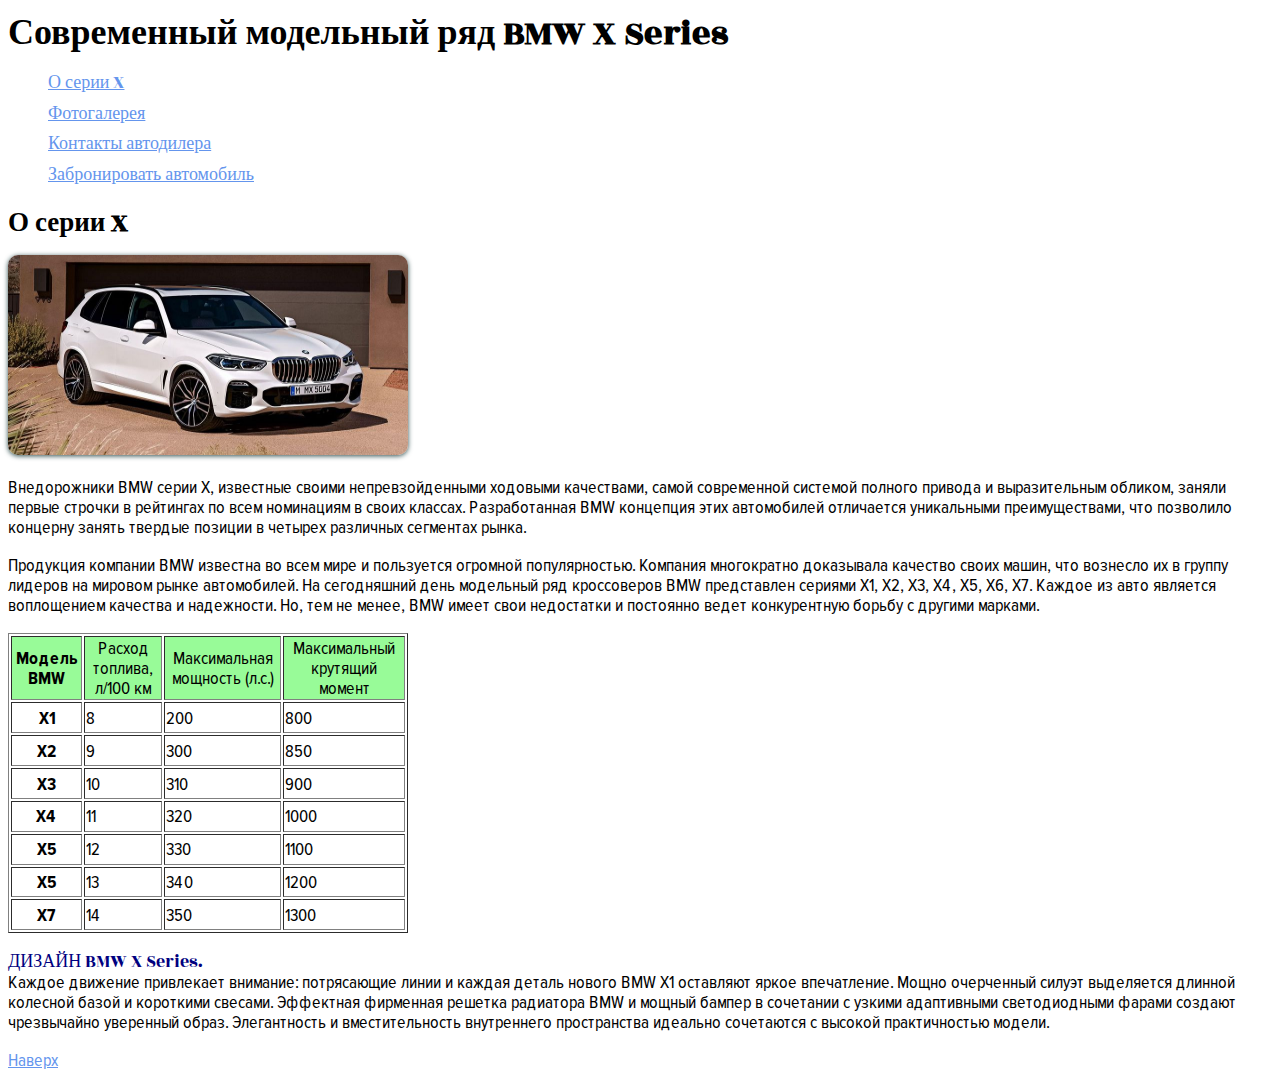
<file: docs/index.html>
<!DOCTYPE html>
<html lang="ru">
<head>
    <meta charset="UTF-8">
    <title>Document</title>
    <link rel="stylesheet" href="css/main.css">
    <link rel="stylesheet" href="fonts/RozhaOne/stylesheet.css">
    <link rel="stylesheet" href="fonts/ProximaNova/stylesheet.css">

</head>

<body>
  <h1 id="top">Современный модельный ряд BMW X Series</h1>  
   <ul class="navigation">
       <li>
           <a href="index.html">О серии X</a>
       </li>
       <li>
           <a href="photo.html">Фотогалерея</a>
       </li>
      <li>
          <a href="contacts.html">Контакты автодилера</a>
      </li> 
      <li>
          <a href="booking.html">Забронировать автомобиль</a>
      </li>
       
   </ul>
 <h2>О серии X</h2>
  <img src="images/x5.jpg" alt="BMW X series" width="400" height="200">
   
    <p>Внедорожники BMW серии X, известные своими непревзойденными ходовыми качествами, самой современной системой полного привода и выразительным обликом, заняли первые строчки в рейтингах по всем номинациям в своих классах. Разработанная BMW концепция этих автомобилей отличается уникальными преимуществами, что позволило концерну занять твердые позиции в четырех различных сегментах рынка.</p> 
    
    <p>Продукция компании BMW известна во всем мире и пользуется огромной популярностью. Компания многократно доказывала качество своих машин, что вознесло их в группу лидеров на мировом рынке автомобилей. На сегодняшний день модельный ряд кроссоверов BMW представлен сериями Х1, Х2, Х3, X4, Х5, Х6, X7. Каждое из авто является воплощением качества и надежности. Но, тем не менее, BMW имеет свои недостатки и постоянно ведет конкурентную борьбу с другими марками.</p>
    
    <table border="1" width="400"  height="300">
       <thead bgcolor="PaleGreen">
        <tr>
            <th align="center">Модель BMW</th>
            <td align="center">Расход топлива, л/100 км</td>
            <td align="center">Максимальная мощность (л.с.)</td>
            <td align="center">Максимальный крутящий момент</td>
        </tr>
    </thead>
    <tr>
        <th>X1</th>
        <td>8</td>
        <td>200</td>
        <td>800</td>
        
    </tr>
    <tr>
        <th>X2</th>
        <td>9</td>
        <td>300</td>
        <td>850</td>
    </tr>
    <tr>
        <th>X3</th>
        <td>10</td>
        <td>310</td>
        <td>900</td>
    </tr>
    <tr>
      <th>X4</th>
        <td>11</td>
        <td>320</td>
        <td>1000</td>  
     </tr>
     <tr>
         <th>X5</th>
        <td>12</td>
        <td>330</td>
        <td>1100</td>
     </tr>
    <tr>
        <th>X5</th>
        <td>13</td>
        <td>340</td>
        <td>1200</td>
    </tr>
    <tr>
        <th>X7</th>
        <td>14</td>
        <td>350</td>
        <td>1300</td>
    </tr>
    
    </table>
    
  
     
              <p><span>ДИЗАЙН BMW X Series.</span>
              <br>
Каждое движение привлекает внимание: потрясающие линии и каждая деталь нового BMW X1 оставляют яркое впечатление. Мощно очерченный силуэт выделяется длинной колесной базой и короткими свесами. Эффектная фирменная решетка радиатора BMW и мощный бампер в сочетании с узкими адаптивными светодиодными фарами создают чрезвычайно уверенный образ. Элегантность и вместительность внутреннего пространства идеально сочетаются с высокой практичностью модели.</p>
          
          
 <p>
    <a href="#top">Наверх</a>
</p>  
   
    
    
    
</body>
</html>
</file>
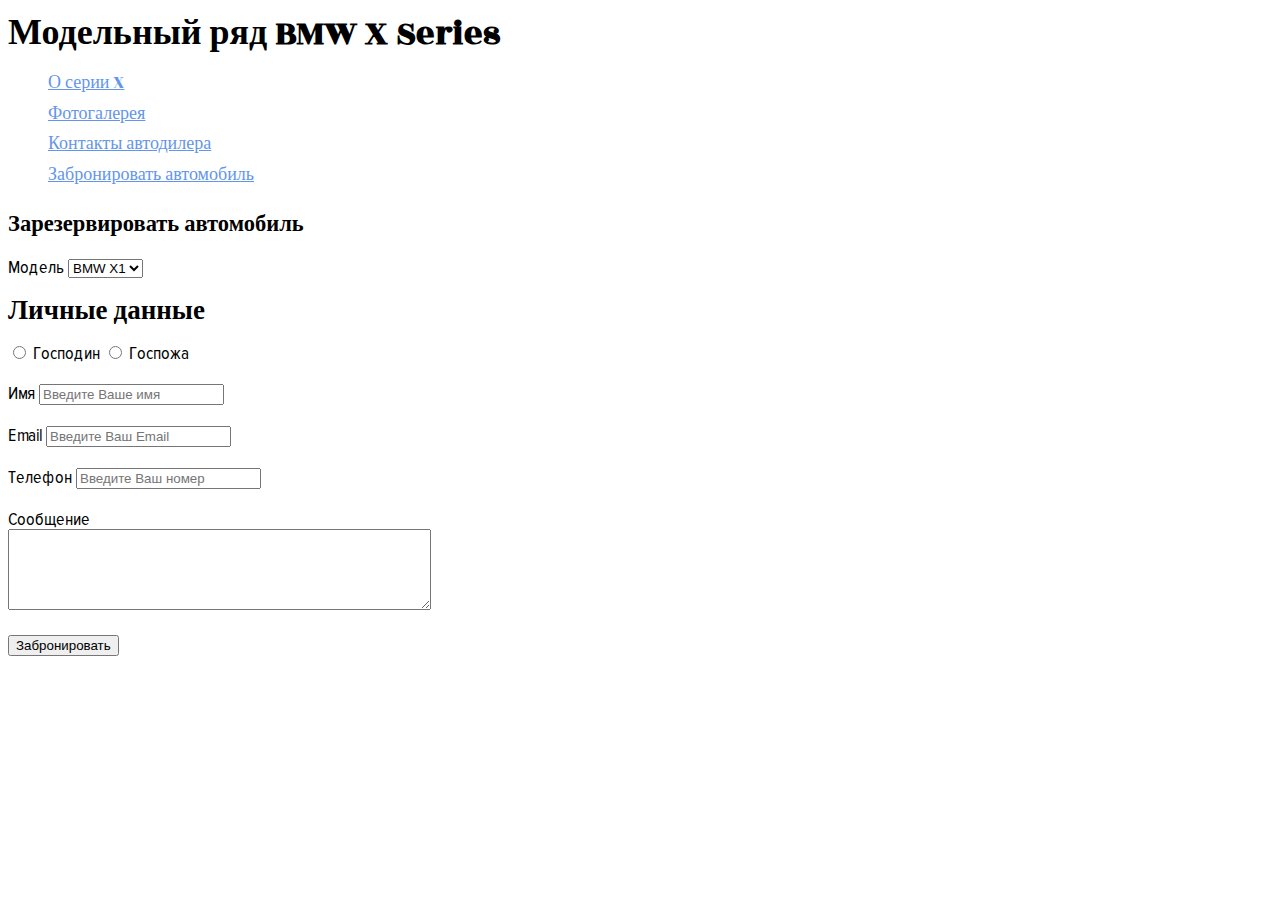
<file: docs/booking.html>
<!DOCTYPE html>
<html lang="ru">
<head>
    <meta charset="UTF-8">
    <title>Document</title>
    <link rel="stylesheet" href="css/main.css">
    <link rel="stylesheet" href="fonts/RozhaOne/stylesheet.css">
    <link rel="stylesheet" href="fonts/ProximaNova/stylesheet.css">
</head>
<body>
  <h1 id="top">Модельный ряд BMW X Series</h1>  
   <ul class="navigation">
       <li>
           <a href="index.html">О серии X</a>
       </li>
       <li>
           <a href="photo.html">Фотогалерея</a>
       </li>
      <li>
          <a href="contacts.html">Контакты автодилера</a>
      </li> 
      <li>
          <a href="booking.html">Забронировать автомобиль</a>
      </li>
       
   </ul>
   
    <h2><small>Зарезервировать автомобиль</small></h2>
    
    <form>
    
   <label for="model">Модель</label>
   
   <select id="model">
               
                <option value="1">BMW X1</option>
                <option value="2">BMW X2</option>
                <option value="3">BMW X3</option>
                <option value="4">BMW X4</option>
                <option value="5">BMW X5</option>
                <option value="6">BMW X6</option>
                <option value="7">BMW X7</option>
                
              </select>
    
            <h2>Личные данные</h2>
            
            <input type="radio" id="gentleman" name="address">
            <label for="gentleman">Господин</label>
            
            <input type="radio" id="lady" name="address">
            <label for="lady">Госпожа</label>
            
            <br><br>
            
            <label for="first-name">Имя</label>
            <input type="text" id="first-name" placeholder="Введите Ваше имя" required>
            
            <br><br>
            
            <label for="email">Email</label>
            <input type="email" id="email" placeholder="Введите Ваш Email" required>
            
            <br><br>
            
            <label for="phone">Телефон</label>
            <input type="text" id="phone" placeholder="Введите Ваш номер" required>
            
            <br><br>
            
            <label for="message">Сообщение</label>
            
            <br>
            
            <textarea name="name" id="message" cols="50" rows="5"></textarea>
            
            <br><br>
            
            <input type="submit" value="Забронировать">
            
       </form>     
</body>
</html>
</file>
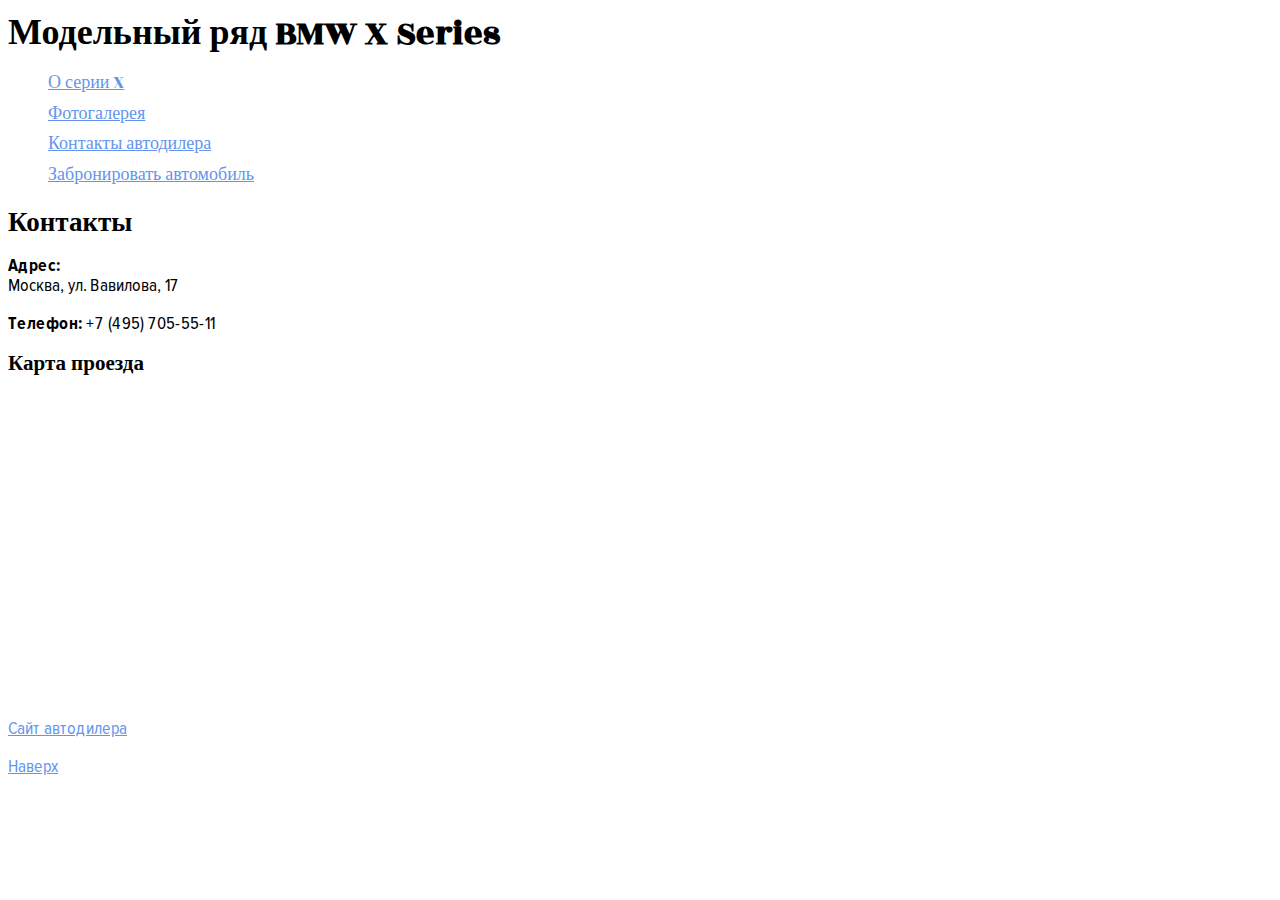
<file: docs/contacts.html>
<!DOCTYPE html>
<html lang="ru">
<head>
    <meta charset="UTF-8">
    <title>Document</title>
    <link rel="stylesheet" href="css/main.css">
    <link rel="stylesheet" href="fonts/RozhaOne/stylesheet.css">
    <link rel="stylesheet" href="fonts/ProximaNova/stylesheet.css">
</head>
<body>
  <h1 id="top">Модельный ряд BMW X Series</h1>  
   <ul class="navigation">
       <li>
           <a href="index.html">О серии X</a>
       </li>
       <li>
           <a href="photo.html">Фотогалерея</a>
       </li>
      <li>
          <a href="contacts.html">Контакты автодилера</a>
      </li> 
      <li>
          <a href="booking.html">Забронировать автомобиль</a>
      </li>
       
   </ul>
   
    <h2>Контакты</h2>
    
    <p><strong>Адрес:</strong>
    <br>
    Москва, ул. Вавилова, 17</p>
    
    <p><strong>Телефон:</strong> +7 (495) 705-55-11</p>
     <h3>Карта проезда</h3>
     
     <iframe src="https://www.google.com/maps/embed?pb=!1m18!1m12!1m3!1d1121.6938211863082!2d37.507438761578896!3d55.78650650852837!2m3!1f0!2f0!3f0!3m2!1i1024!2i768!4f13.1!3m3!1m2!1s0x46b549a617a050dd%3A0x4fb371e12db351f7!2z0YPQuy4g0JfQvtGA0LPQtSwgMTcsINCc0L7RgdC60LLQsCwgMTI1MjUy!5e0!3m2!1sru!2sru!4v1562957769520!5m2!1sru!2sru" width="400" height="300" frameborder="0" style="border:0" allowfullscreen></iframe>
     
     <br>
     <p>
         <a href="https://www.avtodom.ru/" target="_blank">Сайт автодилера</a>
     </p>
     <p>
    <a href="#top">Наверх</a>
</p>  
     
</body>
</html>
</file>
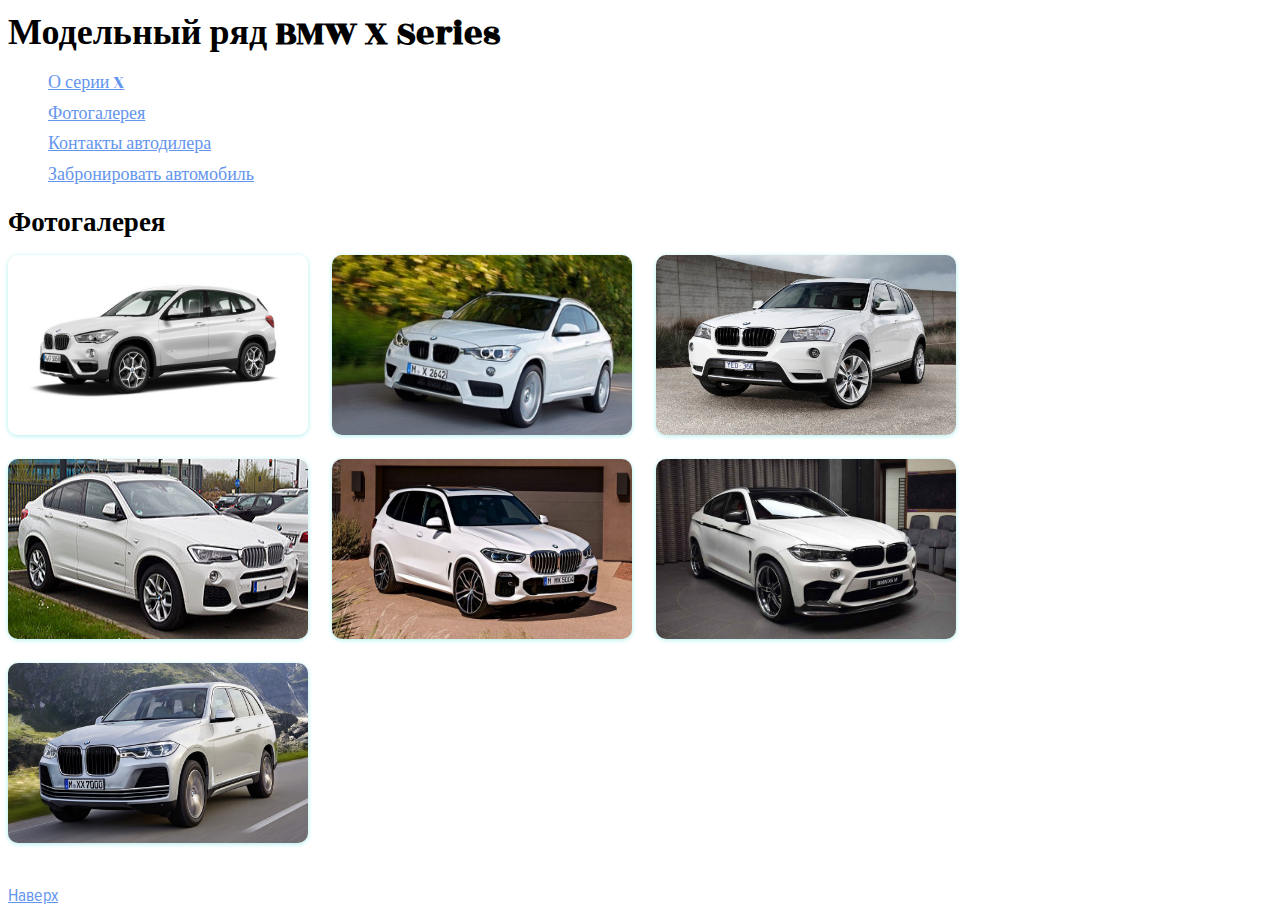
<file: docs/photo.html>
<!DOCTYPE html>
<html lang="ru">
<head>
    <meta charset="UTF-8">
    <title>Модельный ряд BMW X Series</title>
     <link rel="stylesheet" href="css/main.css">
    <link rel="stylesheet" href="fonts/RozhaOne/stylesheet.css">
    <link rel="stylesheet" href="fonts/ProximaNova/stylesheet.css">

</head>
<body>
  <h1 id="top">Модельный ряд BMW X Series</h1>  
   <ul class="navigation">
       <li>
           <a href="index.html">О серии X</a>
       </li>
       <li>
           <a href="photo.html">Фотогалерея</a>
       </li>
      <li>
          <a href="contacts.html">Контакты автодилера</a>
      </li> 
      <li>
          <a href="booking.html">Забронировать автомобиль</a>
      </li>
       
   </ul>
   
 <h2>Фотогалерея</h2>
  
  <div class="photo_block">
      <img src="images/x1.jpg" alt="BMW X1">
      <img src="images/x2.jpg" alt="BMW X2">
      <img src="images/x3.jpg" alt="BMW X3">
      <img src="images/x4.jpg" alt="BMW X4">
      <img src="images/x5.jpg" alt="BMW X5">
      <img src="images/x6.jpg" alt="BMW X6">
      <img src="images/x7.jpg" alt="BMW X7">
      
 </div>
   
      
     
<p>
    <a href="#top">Наверх</a>
</p>
    
</body>
</html>
</file>
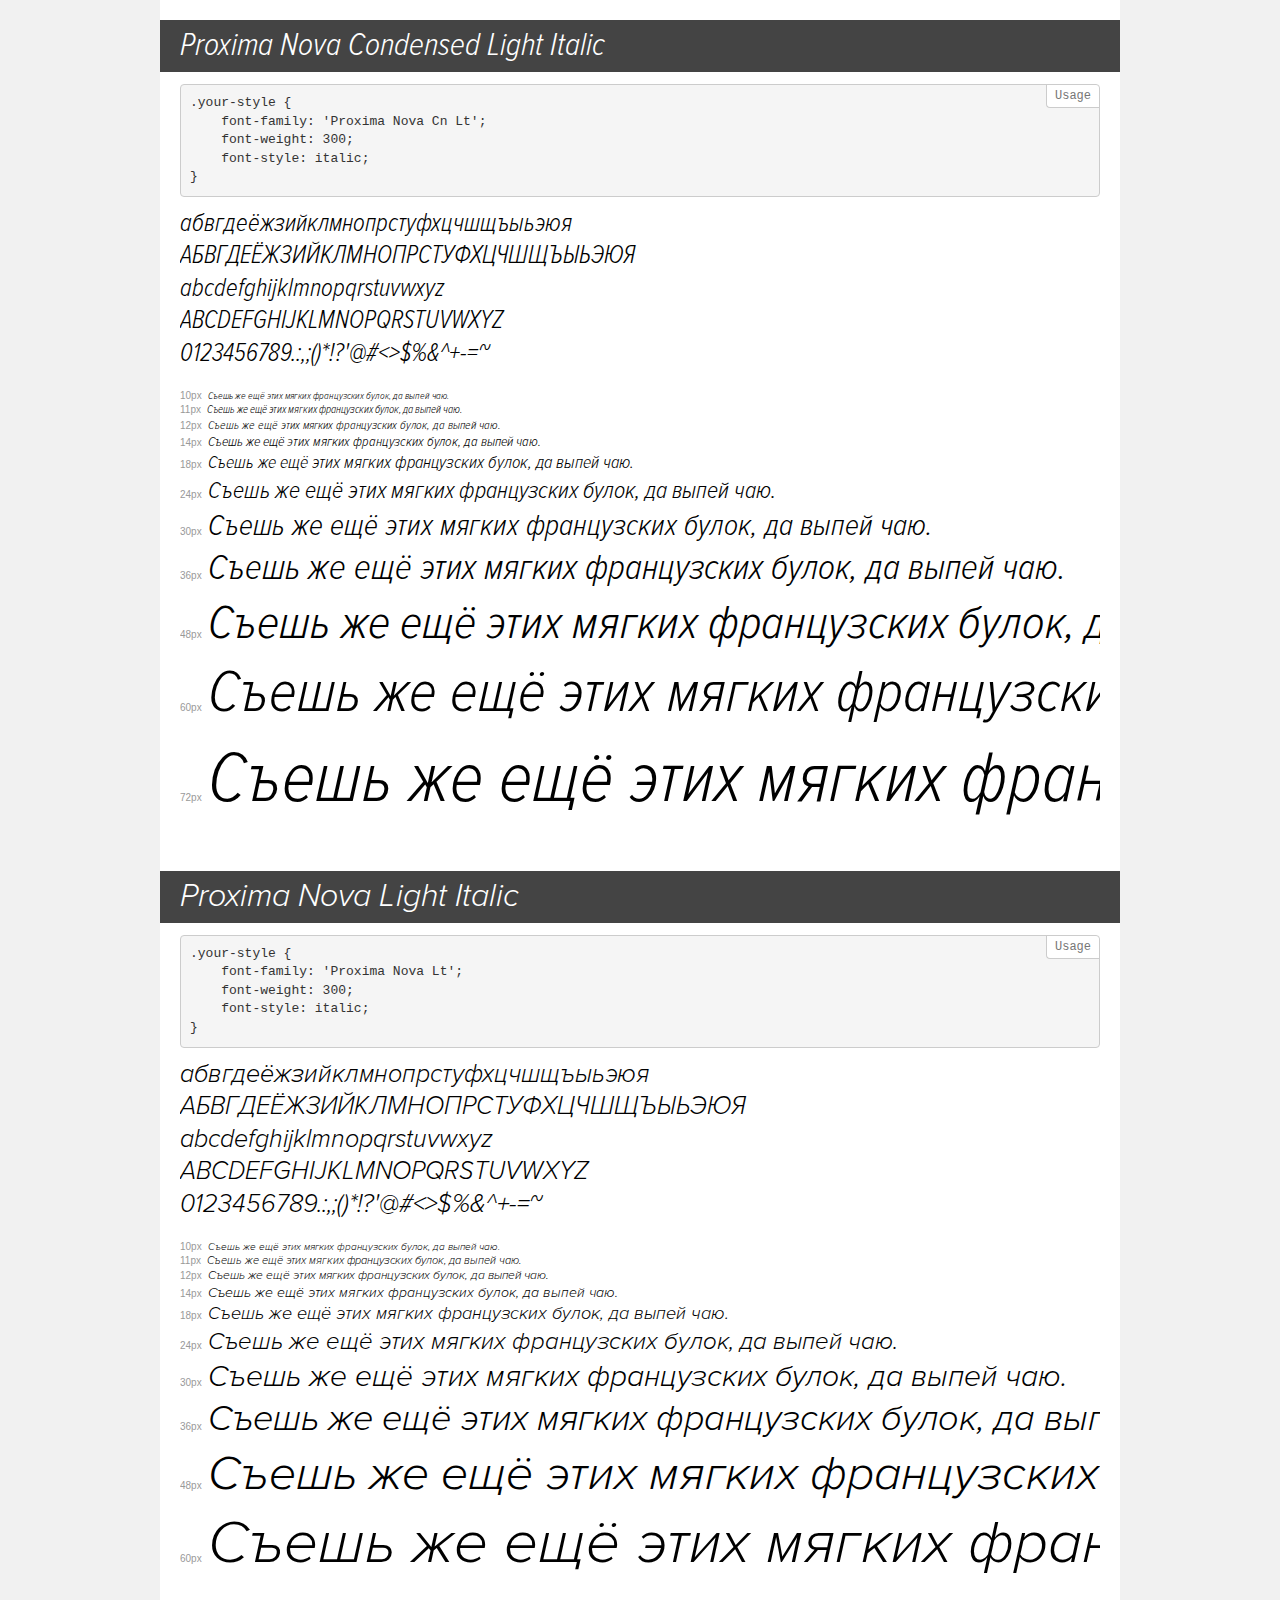
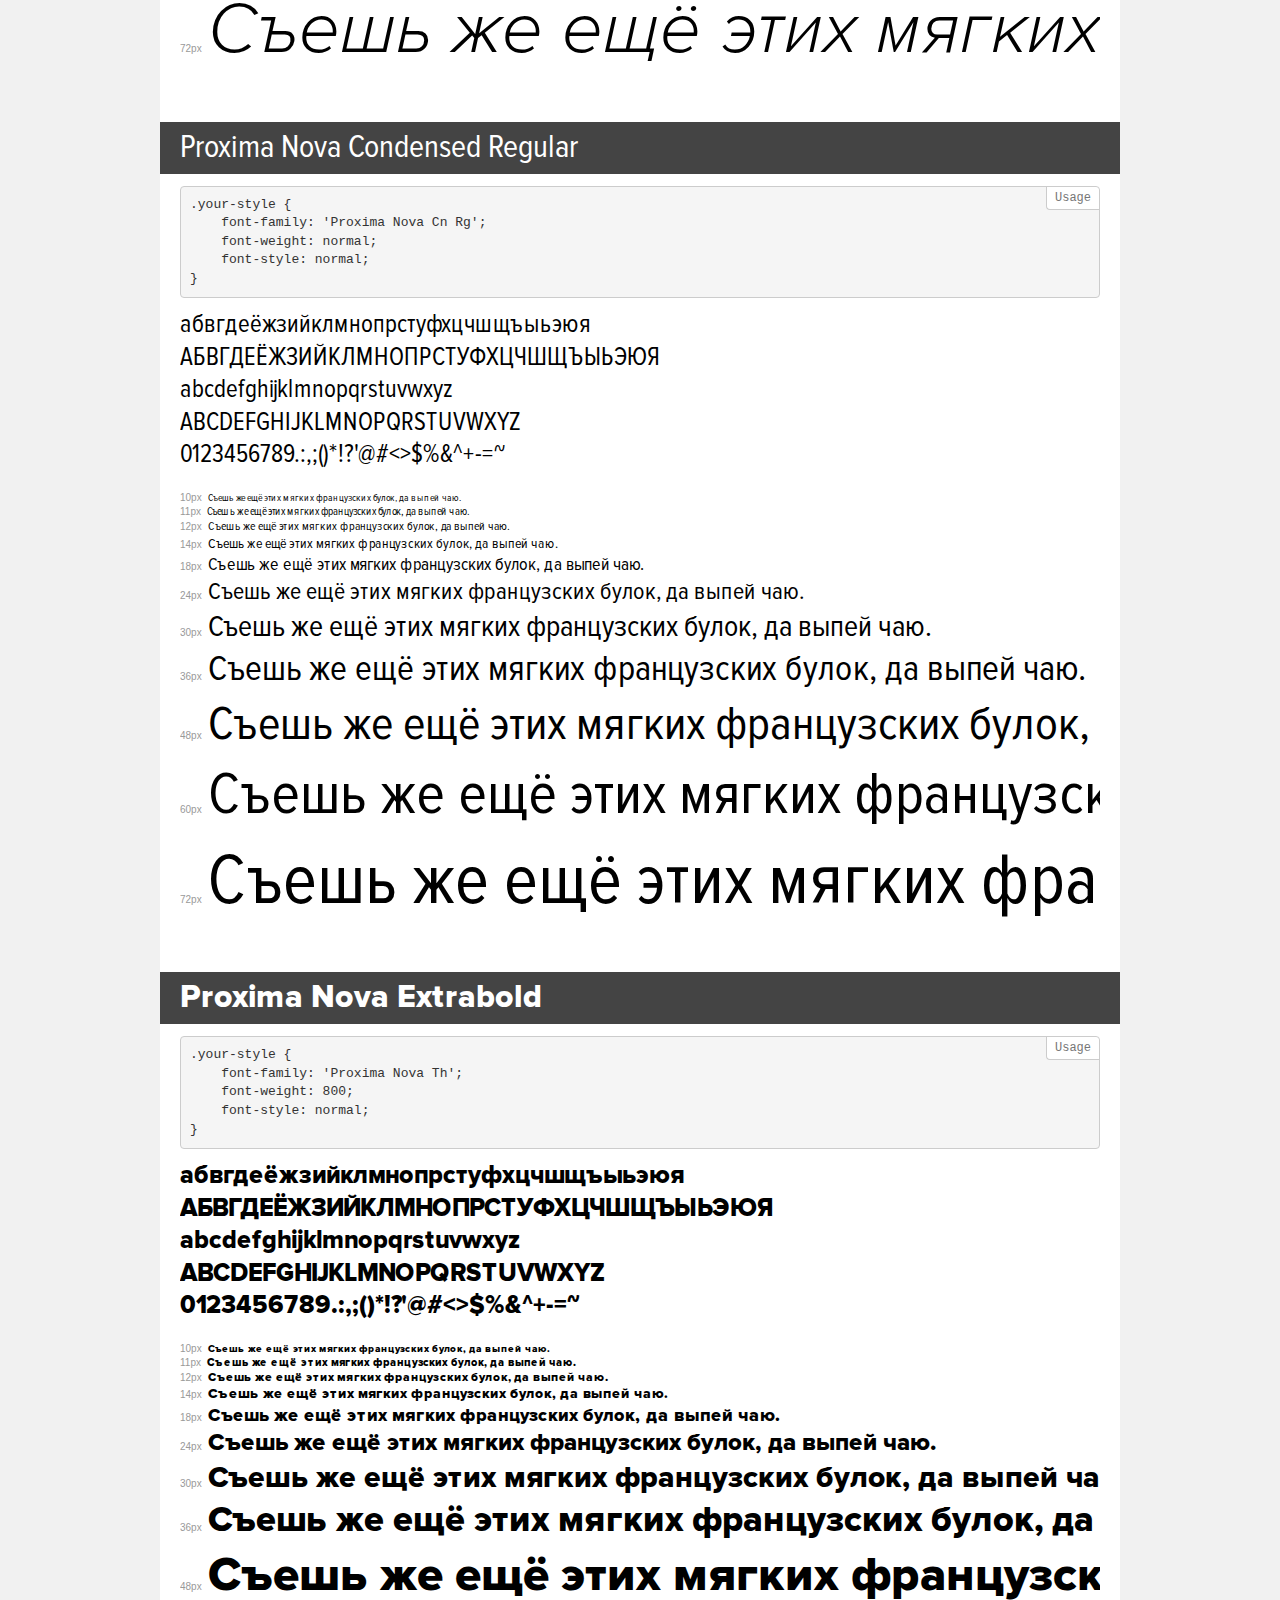
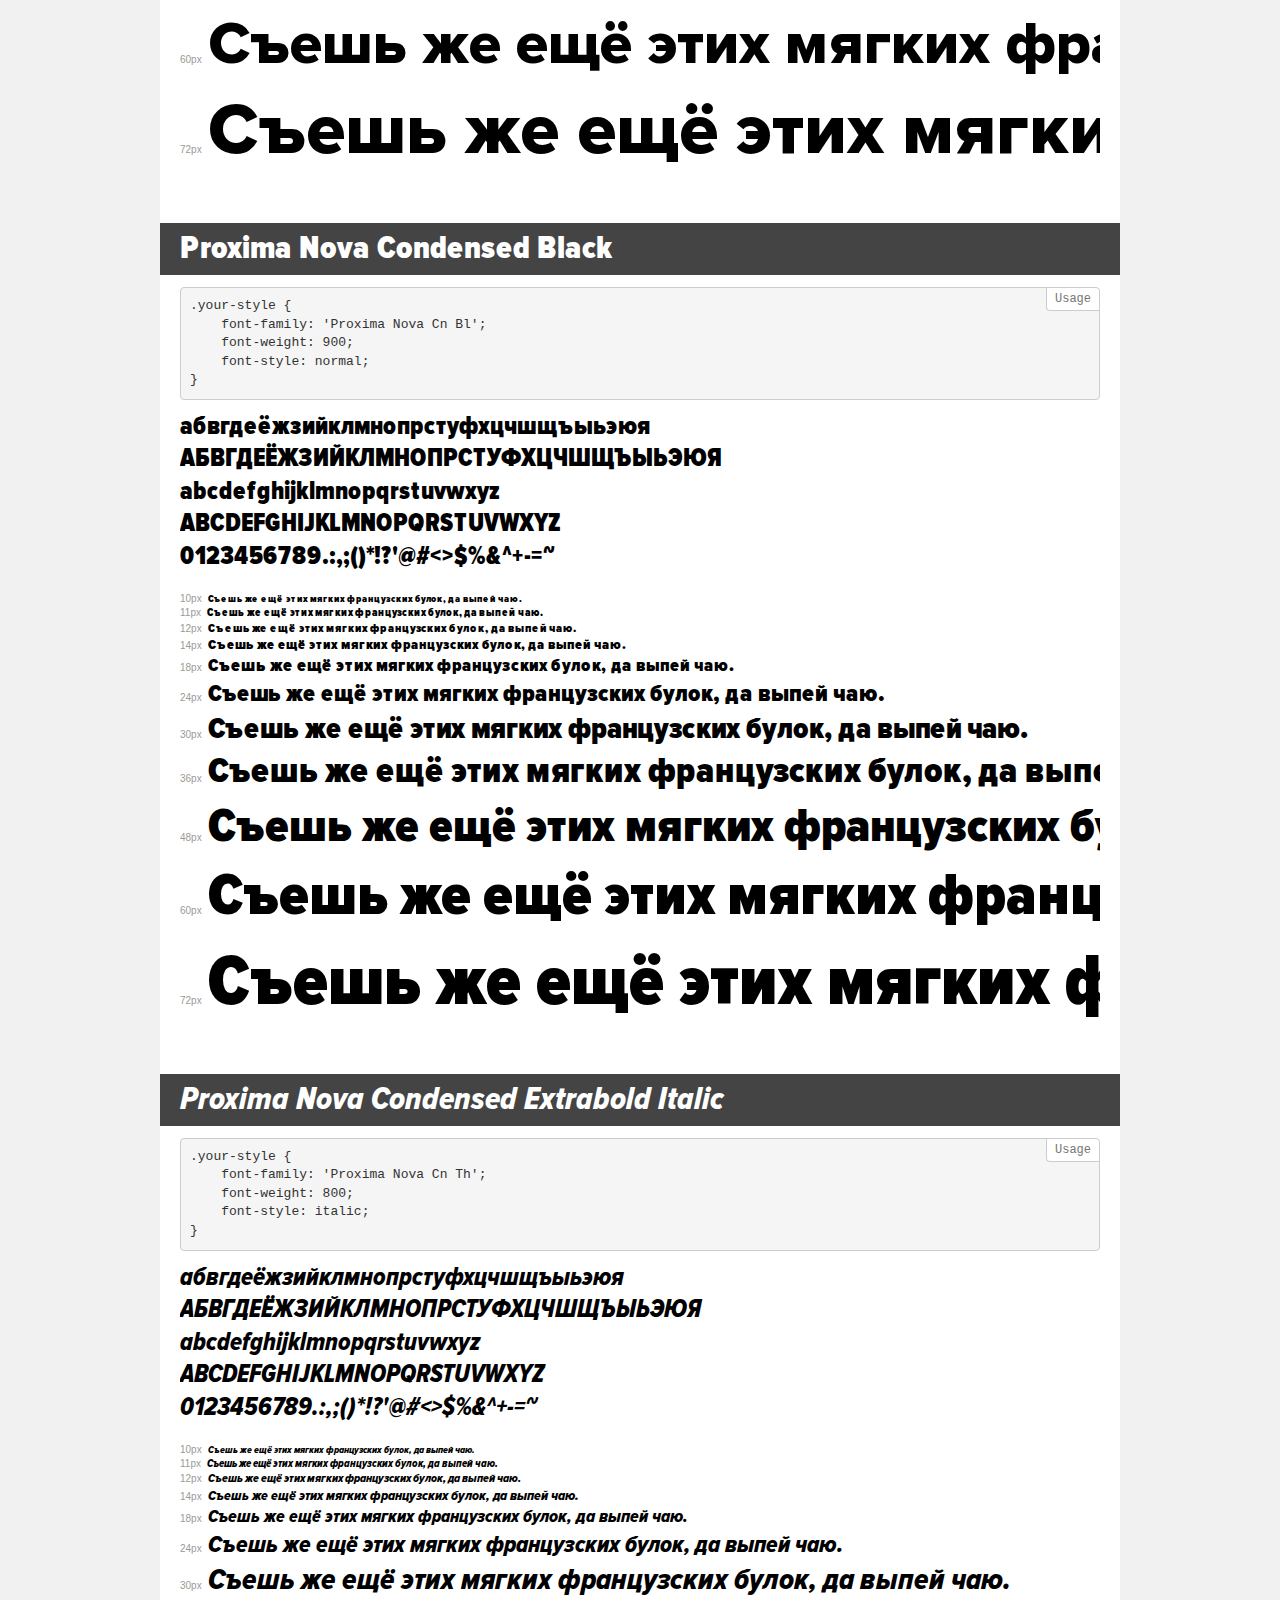
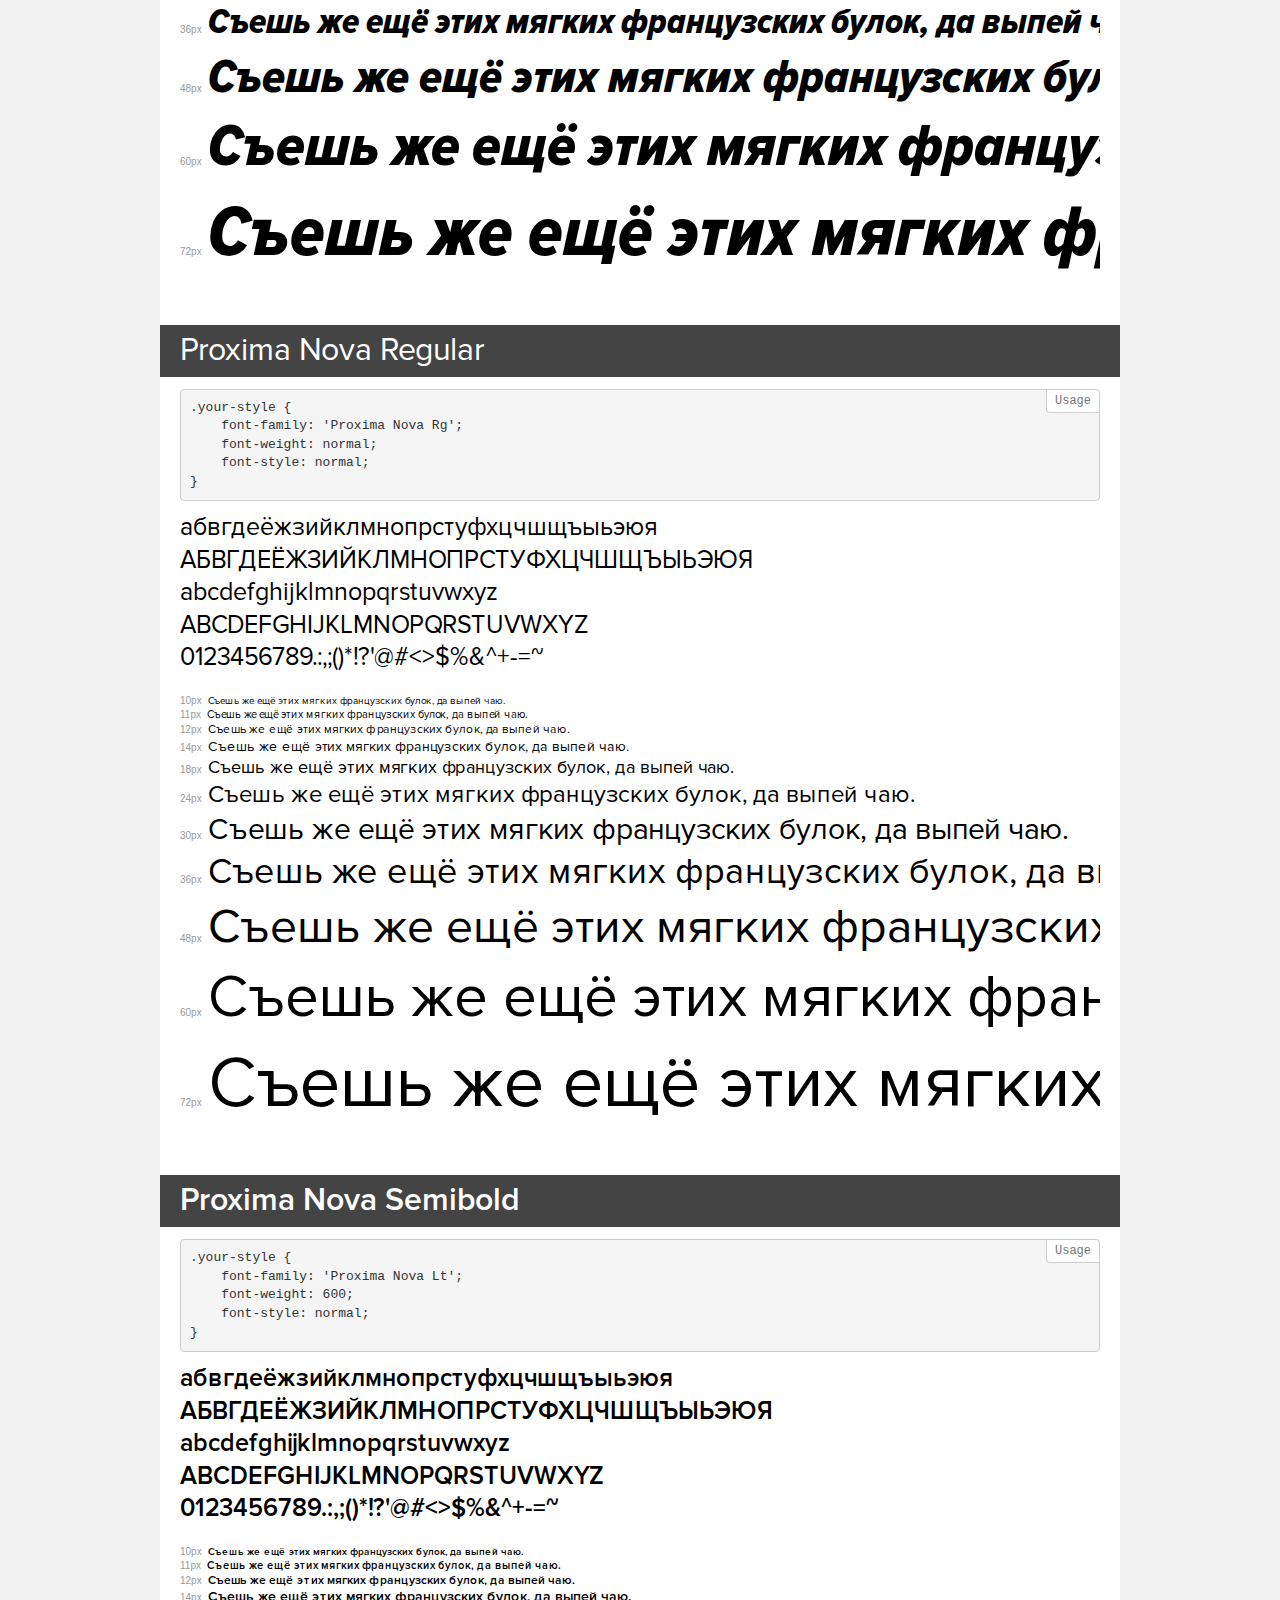
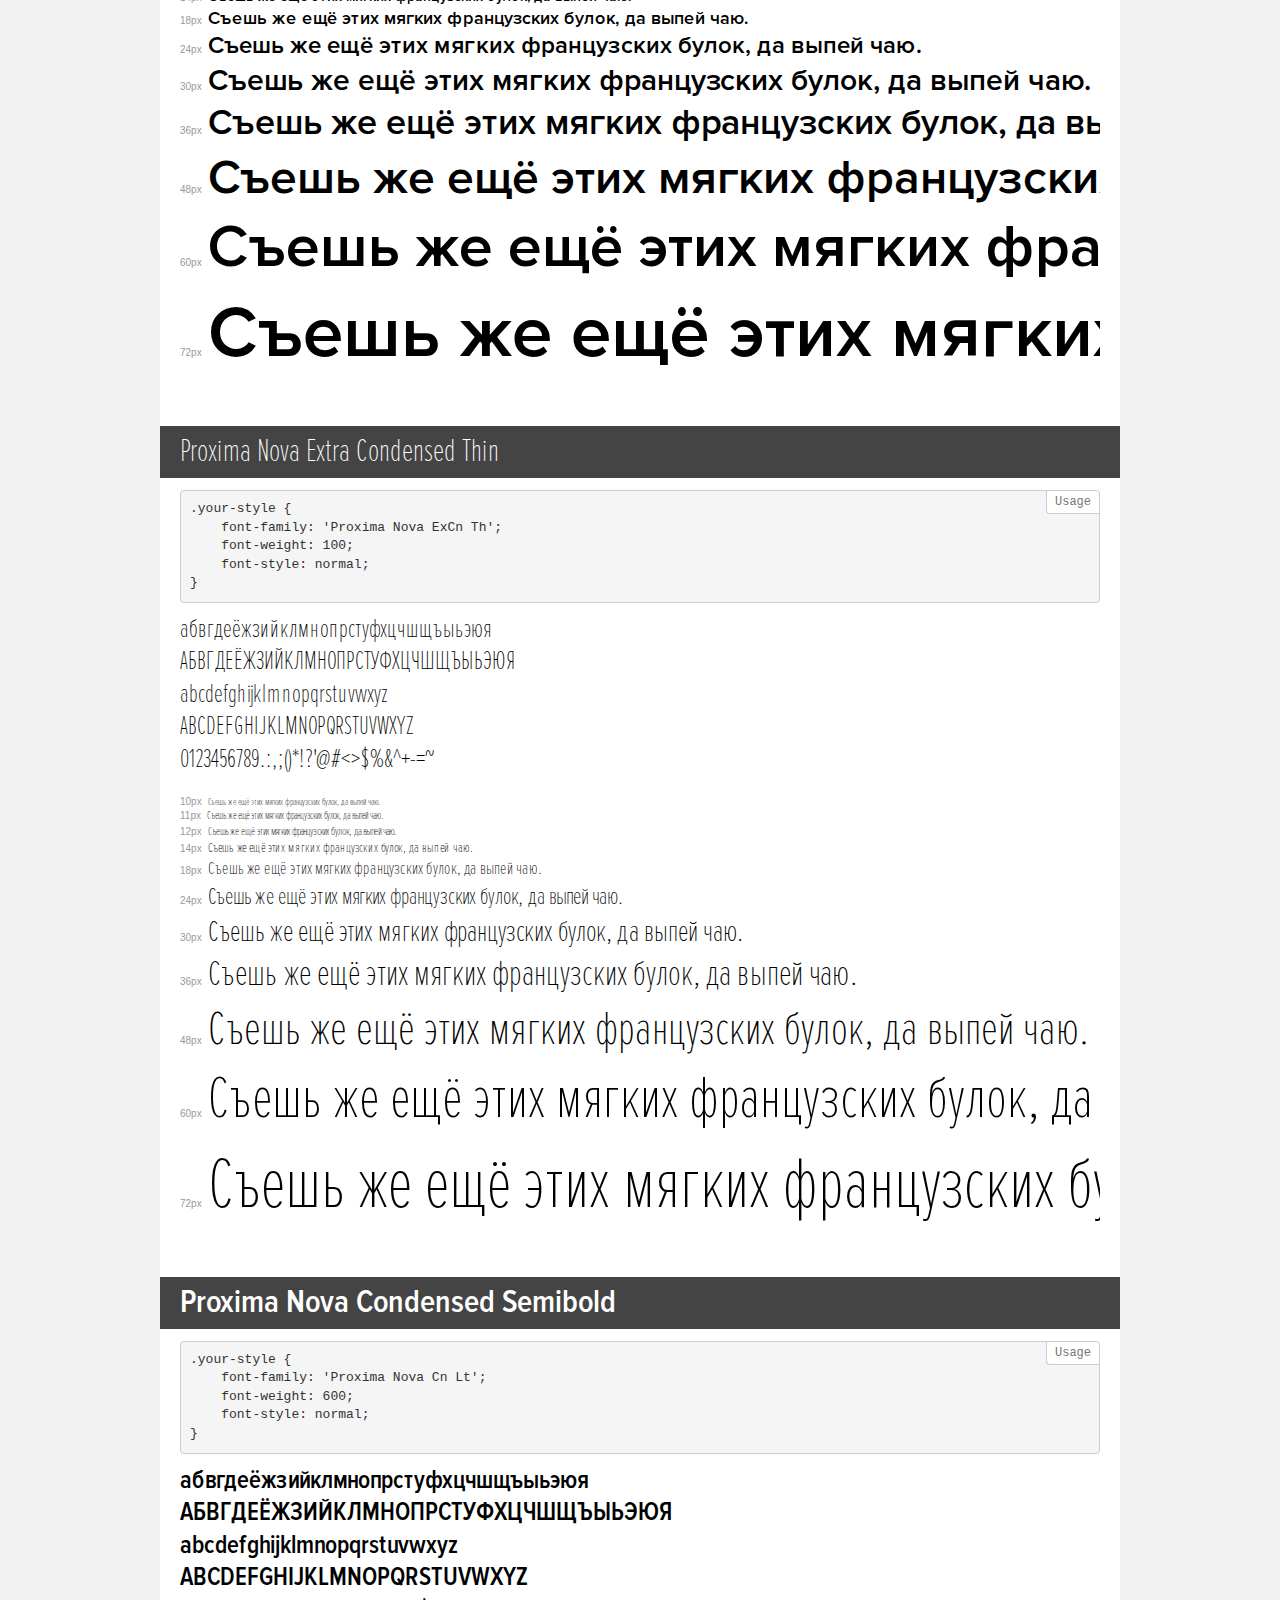
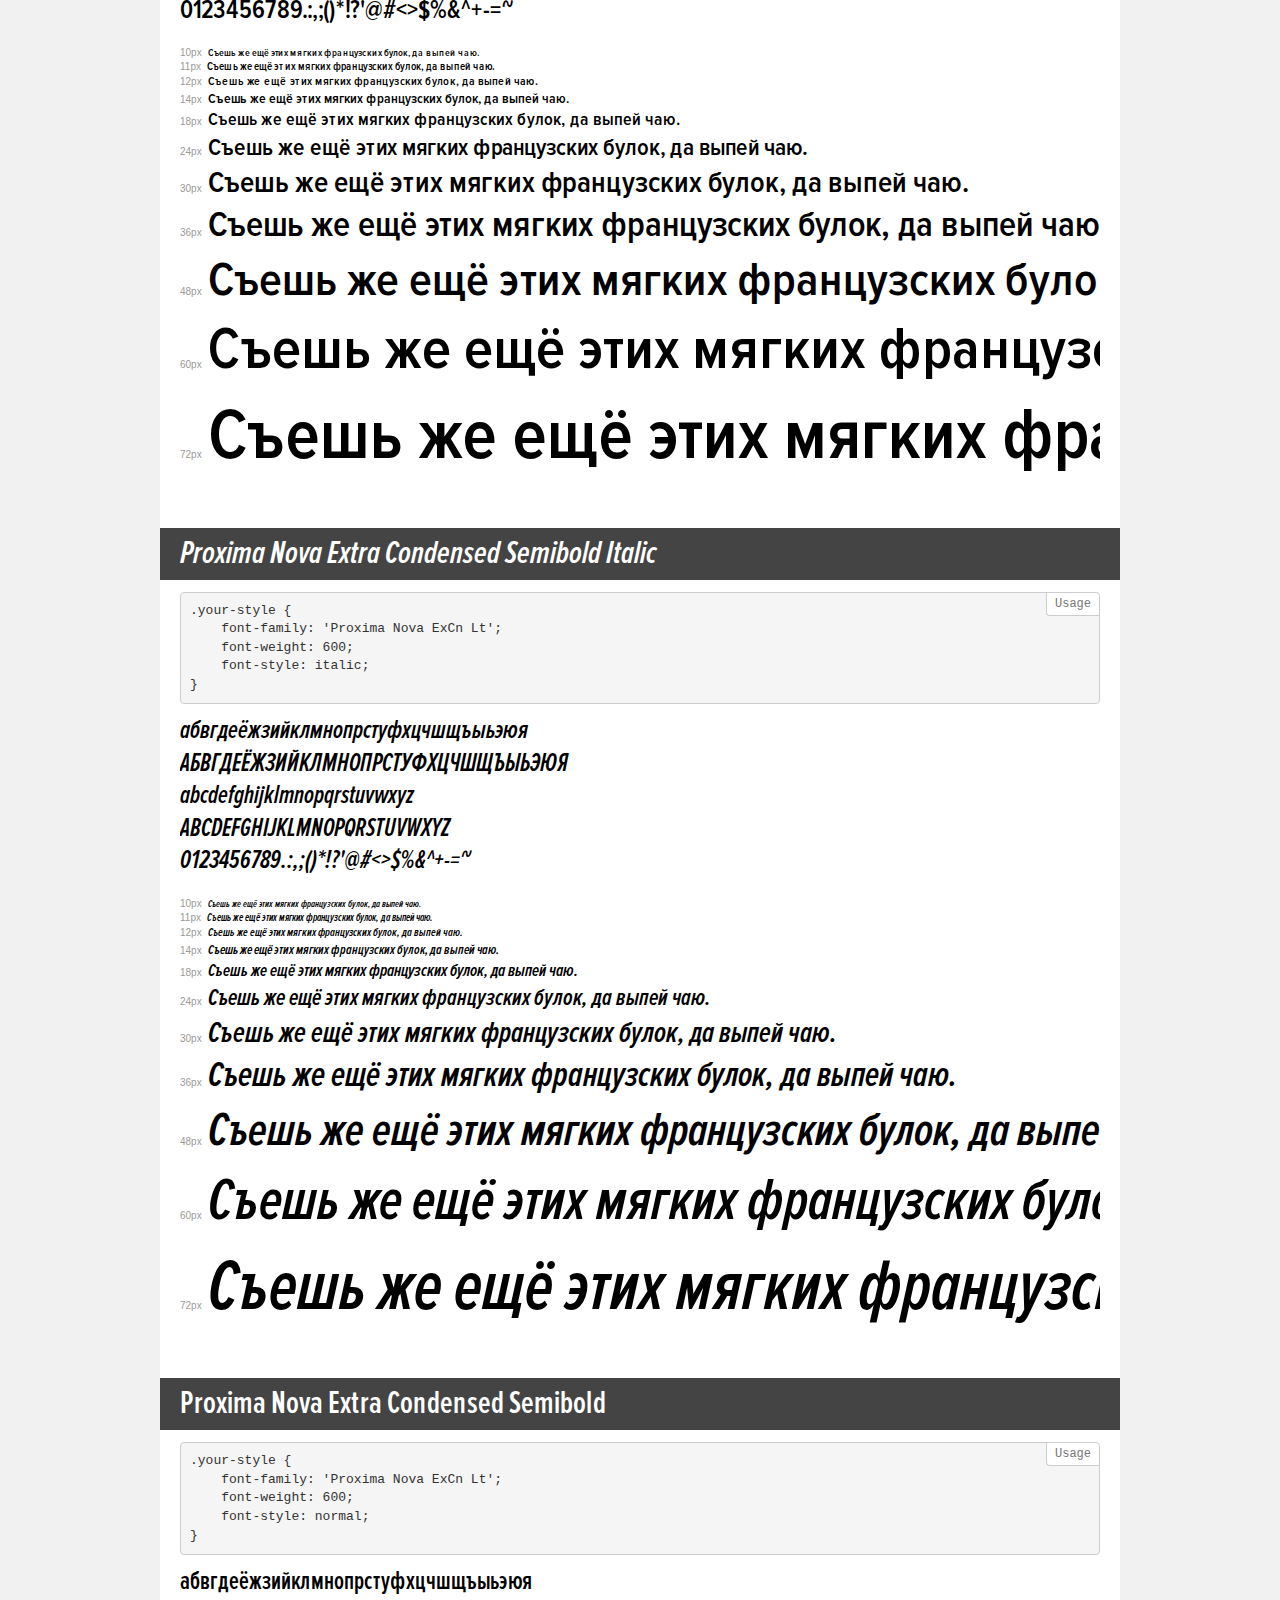
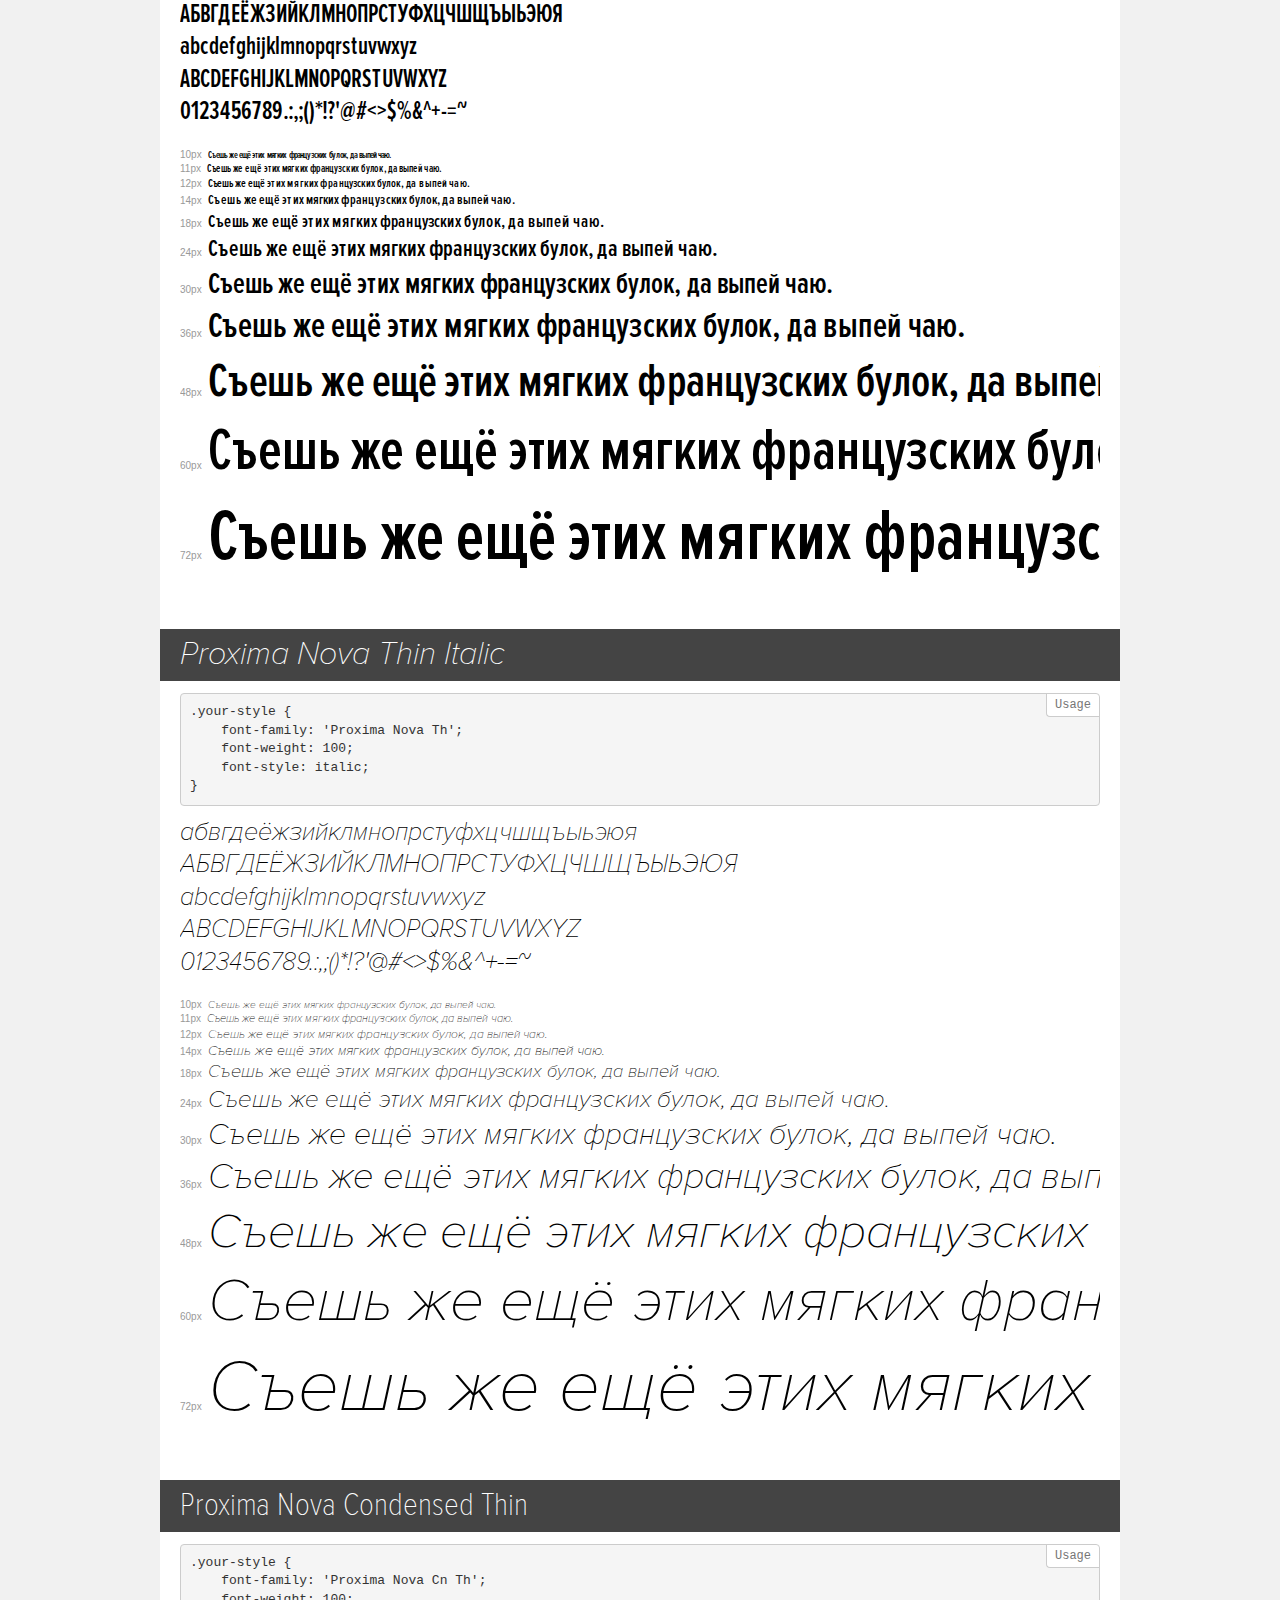
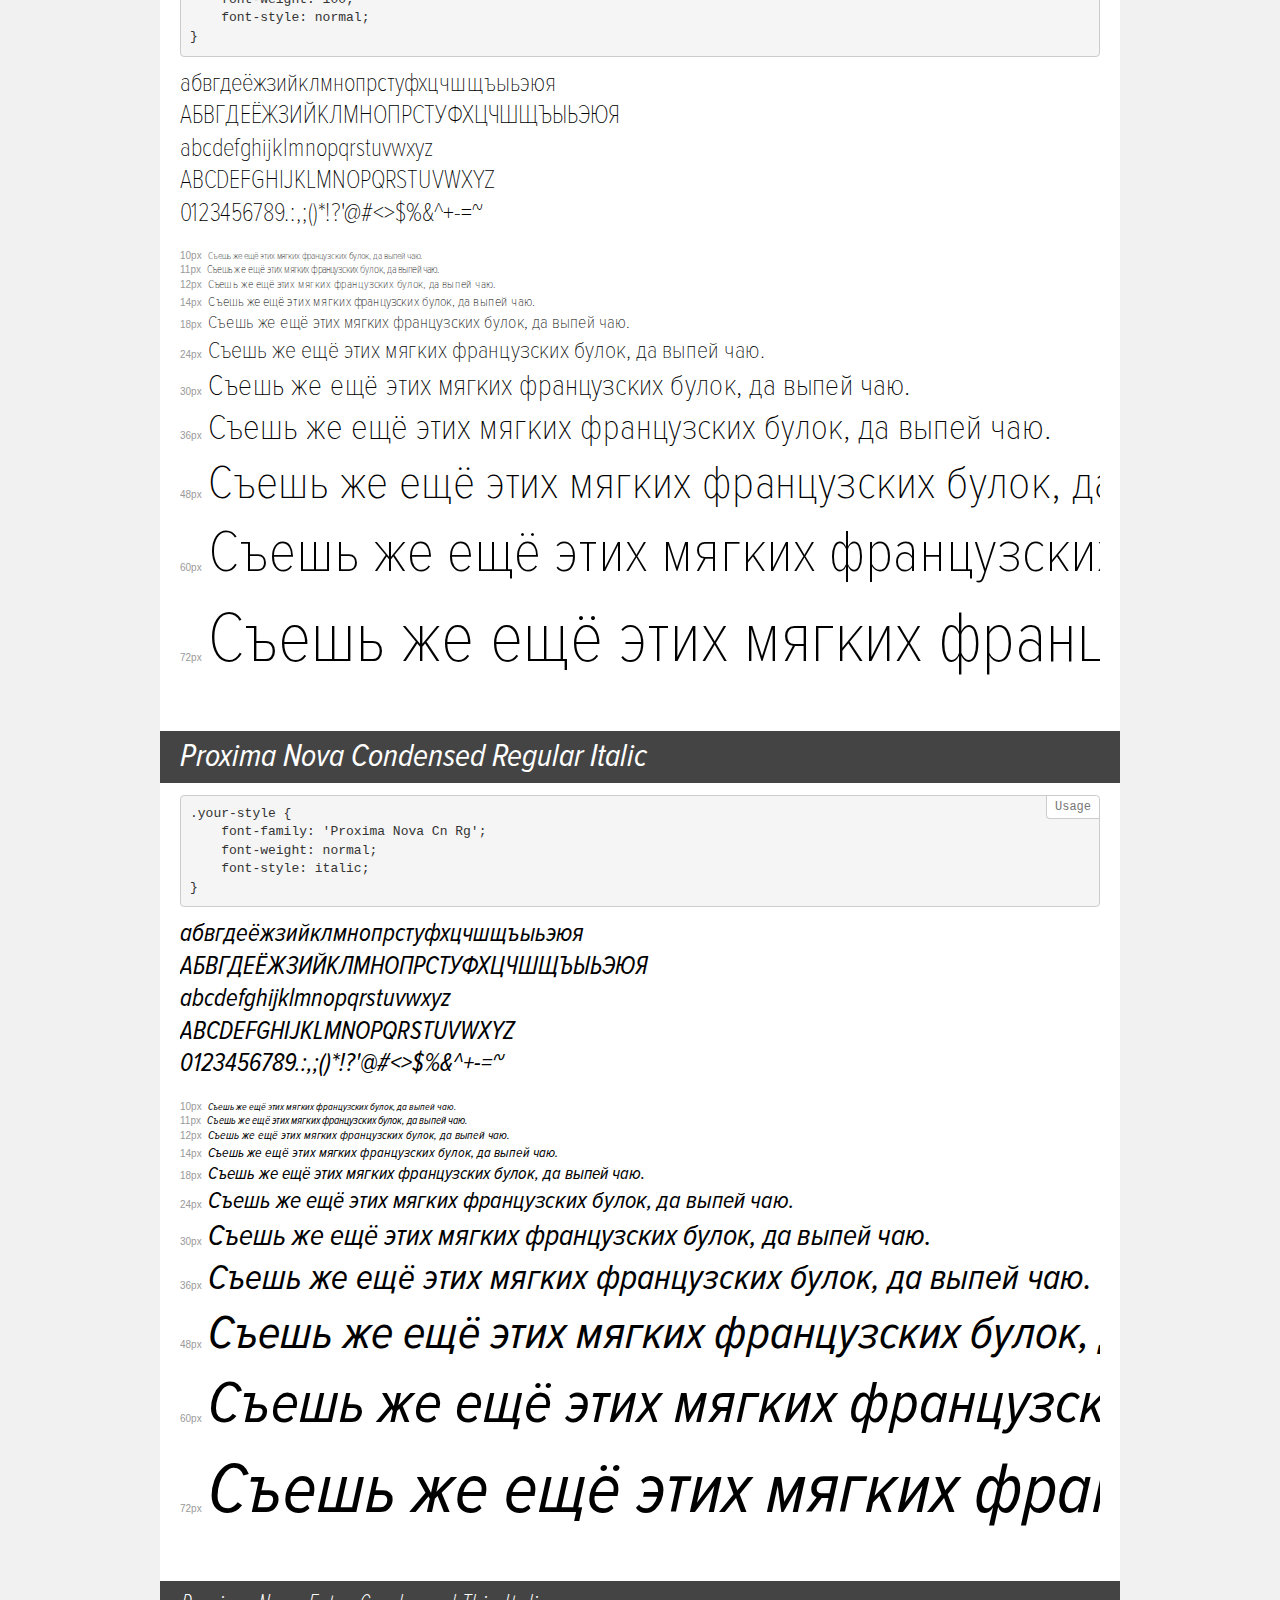
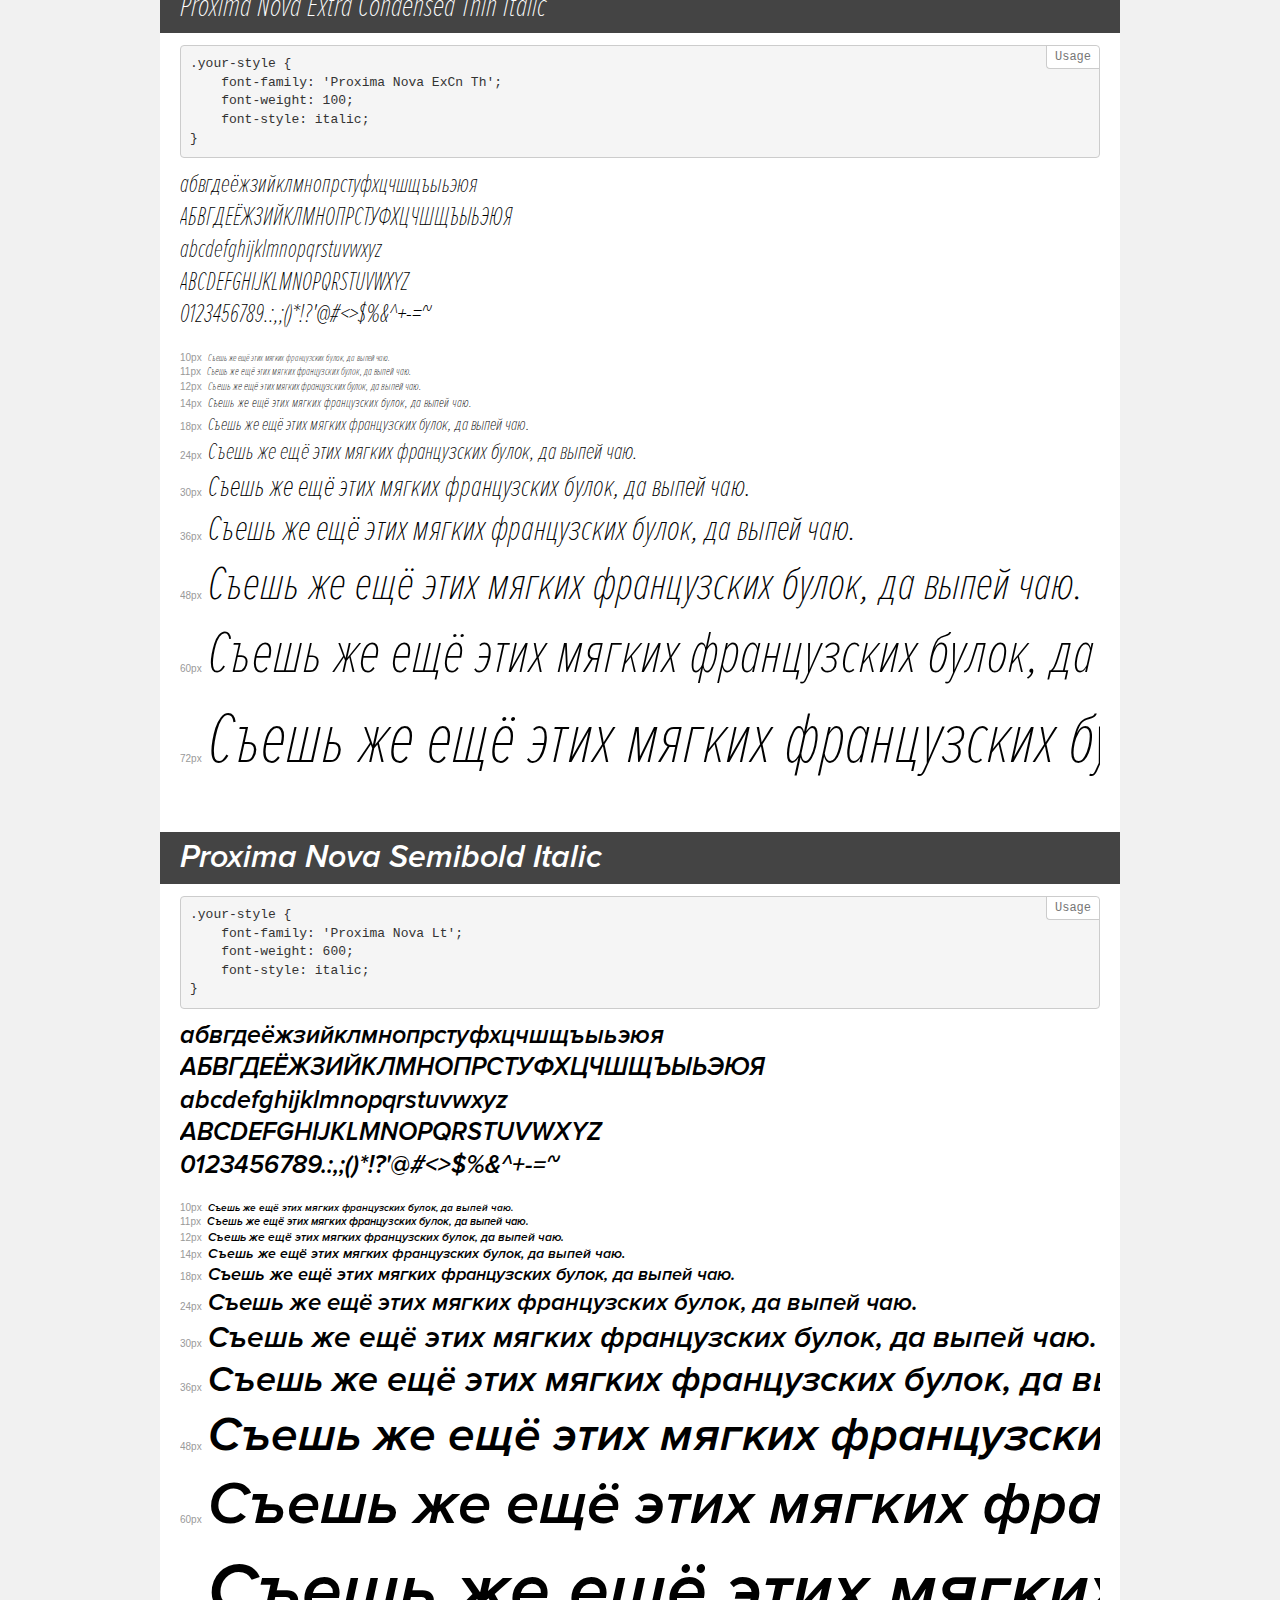
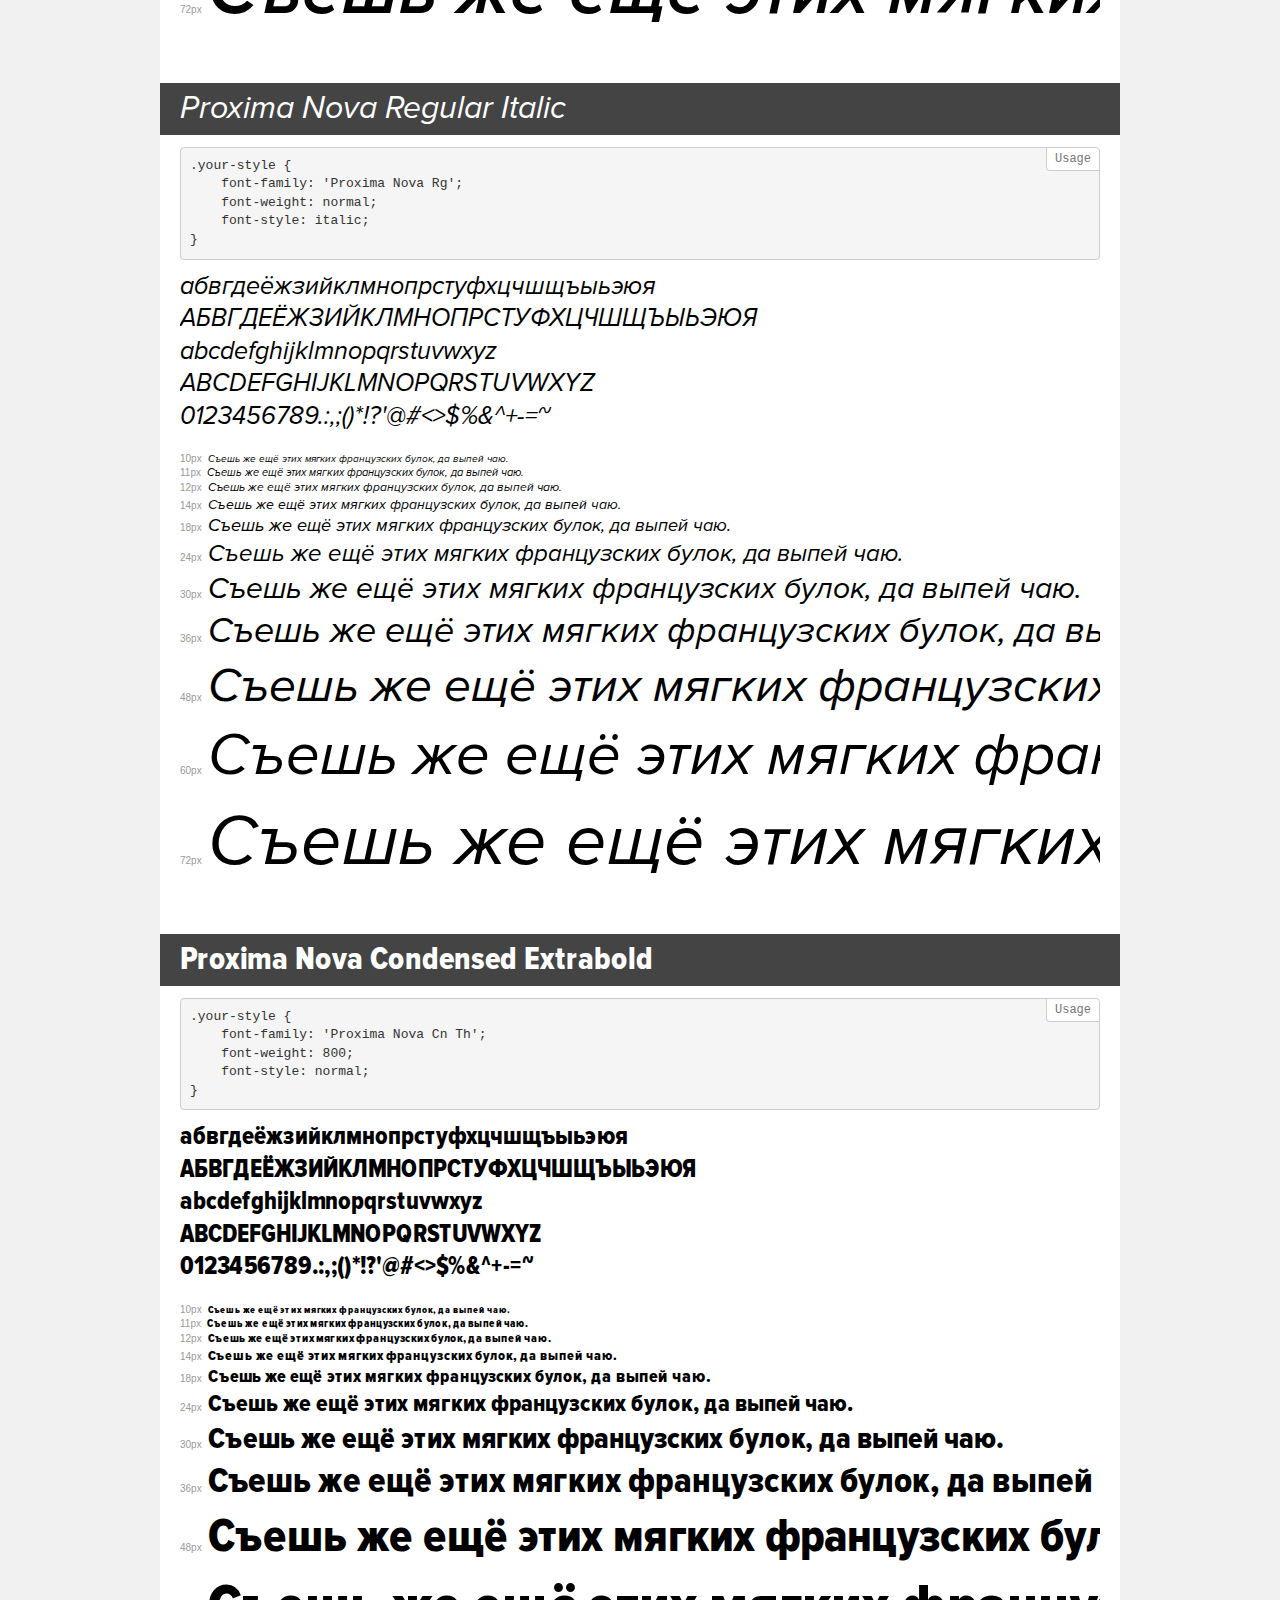
<file: docs/fonts/ProximaNova/demo.html>
<!DOCTYPE html>
<html>
<head>
	<meta charset="utf-8">
	<meta http-equiv="X-UA-Compatible" content="IE=edge">
	<meta name="viewport" content="width=device-width, initial-scale=1">
	<meta name="robots" content="noindex, noarchive">
	<title>Transfonter demo</title>
	<link href="stylesheet.css" rel="stylesheet">
	<style>
		/*
		http://meyerweb.com/eric/tools/css/reset/
		v2.0 | 20110126
		License: none (public domain)
		*/
		html, body, div, span, applet, object, iframe,
		h1, h2, h3, h4, h5, h6, p, blockquote, pre,
		a, abbr, acronym, address, big, cite, code,
		del, dfn, em, img, ins, kbd, q, s, samp,
		small, strike, strong, sub, sup, tt, var,
		b, u, i, center,
		dl, dt, dd, ol, ul, li,
		fieldset, form, label, legend,
		table, caption, tbody, tfoot, thead, tr, th, td,
		article, aside, canvas, details, embed,
		figure, figcaption, footer, header, hgroup,
		menu, nav, output, ruby, section, summary,
		time, mark, audio, video {
			margin: 0;
			padding: 0;
			border: 0;
			font-size: 100%;
			font: inherit;
			vertical-align: baseline;
		}
		/* HTML5 display-role reset for older browsers */
		article, aside, details, figcaption, figure,
		footer, header, hgroup, menu, nav, section {
			display: block;
		}
		body {
			line-height: 1;
		}
		ol, ul {
			list-style: none;
		}
		blockquote, q {
			quotes: none;
		}
		blockquote:before, blockquote:after,
		q:before, q:after {
			content: '';
			content: none;
		}
		table {
			border-collapse: collapse;
			border-spacing: 0;
		}
		/* common styles */
		body {
			background: #f1f1f1;
			color: #000;
		}
		.page {
			background: #fff;
			width: 920px;
			margin: 0 auto;
			padding: 20px 20px 0 20px;
			overflow: hidden;
		}
		.font-container {
			overflow-x: auto;
			overflow-y: hidden;
			margin-bottom: 40px;
			line-height: 1.3;
			white-space: nowrap;
			padding-bottom: 5px;
		}
		h1 {
			position: relative;
			background: #444;
			font-size: 32px;
			color: #fff;
			padding: 10px 20px;
			margin: 0 -20px 12px -20px;
		}
		.letters {
			font-size: 25px;
			margin-bottom: 20px;
		}
		.s10:before {
			content: '10px';
		}
		.s11:before {
			content: '11px';
		}
		.s12:before {
			content: '12px';
		}
		.s14:before {
			content: '14px';
		}
		.s18:before {
			content: '18px';
		}
		.s24:before {
			content: '24px';
		}
		.s30:before {
			content: '30px';
		}
		.s36:before {
			content: '36px';
		}
		.s48:before {
			content: '48px';
		}
		.s60:before {
			content: '60px';
		}
		.s72:before {
			content: '72px';
		}
		.s10:before, .s11:before, .s12:before, .s14:before,
		.s18:before, .s24:before, .s30:before, .s36:before,
		.s48:before, .s60:before, .s72:before {
			font-family: Arial, sans-serif;
			font-size: 10px;
			font-weight: normal;
			font-style: normal;
			color: #999;
			padding-right: 6px;
		}
		pre {
			display: block;
			position: relative;
			padding: 9px;
			margin: 0 0 10px;
			font-family: Monaco, Menlo, Consolas, "Courier New", monospace !important;
			font-size: 13px;
			line-height: 1.428571429;
			color: #333;
			font-weight: normal !important;
			font-style: normal !important;
			background-color: #f5f5f5;
			border: 1px solid #ccc;
			overflow-x: auto;
			border-radius: 4px;
		}
		pre:after {
			display: block;
			position: absolute;
			right: 0;
			top: 0;
			content: 'Usage';
			line-height: 1;
			padding: 5px 8px;
			font-size: 12px;
			color: #767676;
			background-color: #fff;
			border: 1px solid #ccc;
			border-right: none;
			border-top: none;
			border-radius: 0 4px 0 4px;
			z-index: 10;
		}
		/* responsive */
		@media (max-width: 959px) {
			.page {
				width: auto;
				margin: 0;
			}
		}
	</style>
</head>
<body>
<div class="page">
	<div class="demo" style="font-family: 'Proxima Nova Cn Lt'; font-weight: 300; font-style: italic;">
		<h1>Proxima Nova Condensed Light Italic</h1>
		<pre>.your-style {
    font-family: 'Proxima Nova Cn Lt';
    font-weight: 300;
    font-style: italic;
}</pre>
		<div class="font-container">
			<p class="letters">
				абвгдеёжзийклмнопрстуфхцчшщъыьэюя <br />
				АБВГДЕЁЖЗИЙКЛМНОПРСТУФХЦЧШЩЪЫЬЭЮЯ <br />
				abcdefghijklmnopqrstuvwxyz <br />
				ABCDEFGHIJKLMNOPQRSTUVWXYZ <br />				0123456789.:,;()*!?'@#<>$%&^+-=~
			</p>
			<p class="s10" style="font-size: 10px;">Съешь же ещё этих мягких французских булок, да выпей чаю.</p>
			<p class="s11" style="font-size: 11px;">Съешь же ещё этих мягких французских булок, да выпей чаю.</p>
			<p class="s12" style="font-size: 12px;">Съешь же ещё этих мягких французских булок, да выпей чаю.</p>
			<p class="s14" style="font-size: 14px;">Съешь же ещё этих мягких французских булок, да выпей чаю.</p>
			<p class="s18" style="font-size: 18px;">Съешь же ещё этих мягких французских булок, да выпей чаю.</p>
			<p class="s24" style="font-size: 24px;">Съешь же ещё этих мягких французских булок, да выпей чаю.</p>
			<p class="s30" style="font-size: 30px;">Съешь же ещё этих мягких французских булок, да выпей чаю.</p>
			<p class="s36" style="font-size: 36px;">Съешь же ещё этих мягких французских булок, да выпей чаю.</p>
			<p class="s48" style="font-size: 48px;">Съешь же ещё этих мягких французских булок, да выпей чаю.</p>
			<p class="s60" style="font-size: 60px;">Съешь же ещё этих мягких французских булок, да выпей чаю.</p>
			<p class="s72" style="font-size: 72px;">Съешь же ещё этих мягких французских булок, да выпей чаю.</p>
		</div>
	</div>
	<div class="demo" style="font-family: 'Proxima Nova Lt'; font-weight: 300; font-style: italic;">
		<h1>Proxima Nova Light Italic</h1>
		<pre>.your-style {
    font-family: 'Proxima Nova Lt';
    font-weight: 300;
    font-style: italic;
}</pre>
		<div class="font-container">
			<p class="letters">
				абвгдеёжзийклмнопрстуфхцчшщъыьэюя <br />
				АБВГДЕЁЖЗИЙКЛМНОПРСТУФХЦЧШЩЪЫЬЭЮЯ <br />
				abcdefghijklmnopqrstuvwxyz <br />
				ABCDEFGHIJKLMNOPQRSTUVWXYZ <br />				0123456789.:,;()*!?'@#<>$%&^+-=~
			</p>
			<p class="s10" style="font-size: 10px;">Съешь же ещё этих мягких французских булок, да выпей чаю.</p>
			<p class="s11" style="font-size: 11px;">Съешь же ещё этих мягких французских булок, да выпей чаю.</p>
			<p class="s12" style="font-size: 12px;">Съешь же ещё этих мягких французских булок, да выпей чаю.</p>
			<p class="s14" style="font-size: 14px;">Съешь же ещё этих мягких французских булок, да выпей чаю.</p>
			<p class="s18" style="font-size: 18px;">Съешь же ещё этих мягких французских булок, да выпей чаю.</p>
			<p class="s24" style="font-size: 24px;">Съешь же ещё этих мягких французских булок, да выпей чаю.</p>
			<p class="s30" style="font-size: 30px;">Съешь же ещё этих мягких французских булок, да выпей чаю.</p>
			<p class="s36" style="font-size: 36px;">Съешь же ещё этих мягких французских булок, да выпей чаю.</p>
			<p class="s48" style="font-size: 48px;">Съешь же ещё этих мягких французских булок, да выпей чаю.</p>
			<p class="s60" style="font-size: 60px;">Съешь же ещё этих мягких французских булок, да выпей чаю.</p>
			<p class="s72" style="font-size: 72px;">Съешь же ещё этих мягких французских булок, да выпей чаю.</p>
		</div>
	</div>
	<div class="demo" style="font-family: 'Proxima Nova Cn Rg'; font-weight: normal; font-style: normal;">
		<h1>Proxima Nova Condensed Regular</h1>
		<pre>.your-style {
    font-family: 'Proxima Nova Cn Rg';
    font-weight: normal;
    font-style: normal;
}</pre>
		<div class="font-container">
			<p class="letters">
				абвгдеёжзийклмнопрстуфхцчшщъыьэюя <br />
				АБВГДЕЁЖЗИЙКЛМНОПРСТУФХЦЧШЩЪЫЬЭЮЯ <br />
				abcdefghijklmnopqrstuvwxyz <br />
				ABCDEFGHIJKLMNOPQRSTUVWXYZ <br />				0123456789.:,;()*!?'@#<>$%&^+-=~
			</p>
			<p class="s10" style="font-size: 10px;">Съешь же ещё этих мягких французских булок, да выпей чаю.</p>
			<p class="s11" style="font-size: 11px;">Съешь же ещё этих мягких французских булок, да выпей чаю.</p>
			<p class="s12" style="font-size: 12px;">Съешь же ещё этих мягких французских булок, да выпей чаю.</p>
			<p class="s14" style="font-size: 14px;">Съешь же ещё этих мягких французских булок, да выпей чаю.</p>
			<p class="s18" style="font-size: 18px;">Съешь же ещё этих мягких французских булок, да выпей чаю.</p>
			<p class="s24" style="font-size: 24px;">Съешь же ещё этих мягких французских булок, да выпей чаю.</p>
			<p class="s30" style="font-size: 30px;">Съешь же ещё этих мягких французских булок, да выпей чаю.</p>
			<p class="s36" style="font-size: 36px;">Съешь же ещё этих мягких французских булок, да выпей чаю.</p>
			<p class="s48" style="font-size: 48px;">Съешь же ещё этих мягких французских булок, да выпей чаю.</p>
			<p class="s60" style="font-size: 60px;">Съешь же ещё этих мягких французских булок, да выпей чаю.</p>
			<p class="s72" style="font-size: 72px;">Съешь же ещё этих мягких французских булок, да выпей чаю.</p>
		</div>
	</div>
	<div class="demo" style="font-family: 'Proxima Nova Th'; font-weight: 800; font-style: normal;">
		<h1>Proxima Nova Extrabold</h1>
		<pre>.your-style {
    font-family: 'Proxima Nova Th';
    font-weight: 800;
    font-style: normal;
}</pre>
		<div class="font-container">
			<p class="letters">
				абвгдеёжзийклмнопрстуфхцчшщъыьэюя <br />
				АБВГДЕЁЖЗИЙКЛМНОПРСТУФХЦЧШЩЪЫЬЭЮЯ <br />
				abcdefghijklmnopqrstuvwxyz <br />
				ABCDEFGHIJKLMNOPQRSTUVWXYZ <br />				0123456789.:,;()*!?'@#<>$%&^+-=~
			</p>
			<p class="s10" style="font-size: 10px;">Съешь же ещё этих мягких французских булок, да выпей чаю.</p>
			<p class="s11" style="font-size: 11px;">Съешь же ещё этих мягких французских булок, да выпей чаю.</p>
			<p class="s12" style="font-size: 12px;">Съешь же ещё этих мягких французских булок, да выпей чаю.</p>
			<p class="s14" style="font-size: 14px;">Съешь же ещё этих мягких французских булок, да выпей чаю.</p>
			<p class="s18" style="font-size: 18px;">Съешь же ещё этих мягких французских булок, да выпей чаю.</p>
			<p class="s24" style="font-size: 24px;">Съешь же ещё этих мягких французских булок, да выпей чаю.</p>
			<p class="s30" style="font-size: 30px;">Съешь же ещё этих мягких французских булок, да выпей чаю.</p>
			<p class="s36" style="font-size: 36px;">Съешь же ещё этих мягких французских булок, да выпей чаю.</p>
			<p class="s48" style="font-size: 48px;">Съешь же ещё этих мягких французских булок, да выпей чаю.</p>
			<p class="s60" style="font-size: 60px;">Съешь же ещё этих мягких французских булок, да выпей чаю.</p>
			<p class="s72" style="font-size: 72px;">Съешь же ещё этих мягких французских булок, да выпей чаю.</p>
		</div>
	</div>
	<div class="demo" style="font-family: 'Proxima Nova Cn Bl'; font-weight: 900; font-style: normal;">
		<h1>Proxima Nova Condensed Black</h1>
		<pre>.your-style {
    font-family: 'Proxima Nova Cn Bl';
    font-weight: 900;
    font-style: normal;
}</pre>
		<div class="font-container">
			<p class="letters">
				абвгдеёжзийклмнопрстуфхцчшщъыьэюя <br />
				АБВГДЕЁЖЗИЙКЛМНОПРСТУФХЦЧШЩЪЫЬЭЮЯ <br />
				abcdefghijklmnopqrstuvwxyz <br />
				ABCDEFGHIJKLMNOPQRSTUVWXYZ <br />				0123456789.:,;()*!?'@#<>$%&^+-=~
			</p>
			<p class="s10" style="font-size: 10px;">Съешь же ещё этих мягких французских булок, да выпей чаю.</p>
			<p class="s11" style="font-size: 11px;">Съешь же ещё этих мягких французских булок, да выпей чаю.</p>
			<p class="s12" style="font-size: 12px;">Съешь же ещё этих мягких французских булок, да выпей чаю.</p>
			<p class="s14" style="font-size: 14px;">Съешь же ещё этих мягких французских булок, да выпей чаю.</p>
			<p class="s18" style="font-size: 18px;">Съешь же ещё этих мягких французских булок, да выпей чаю.</p>
			<p class="s24" style="font-size: 24px;">Съешь же ещё этих мягких французских булок, да выпей чаю.</p>
			<p class="s30" style="font-size: 30px;">Съешь же ещё этих мягких французских булок, да выпей чаю.</p>
			<p class="s36" style="font-size: 36px;">Съешь же ещё этих мягких французских булок, да выпей чаю.</p>
			<p class="s48" style="font-size: 48px;">Съешь же ещё этих мягких французских булок, да выпей чаю.</p>
			<p class="s60" style="font-size: 60px;">Съешь же ещё этих мягких французских булок, да выпей чаю.</p>
			<p class="s72" style="font-size: 72px;">Съешь же ещё этих мягких французских булок, да выпей чаю.</p>
		</div>
	</div>
	<div class="demo" style="font-family: 'Proxima Nova Cn Th'; font-weight: 800; font-style: italic;">
		<h1>Proxima Nova Condensed Extrabold Italic</h1>
		<pre>.your-style {
    font-family: 'Proxima Nova Cn Th';
    font-weight: 800;
    font-style: italic;
}</pre>
		<div class="font-container">
			<p class="letters">
				абвгдеёжзийклмнопрстуфхцчшщъыьэюя <br />
				АБВГДЕЁЖЗИЙКЛМНОПРСТУФХЦЧШЩЪЫЬЭЮЯ <br />
				abcdefghijklmnopqrstuvwxyz <br />
				ABCDEFGHIJKLMNOPQRSTUVWXYZ <br />				0123456789.:,;()*!?'@#<>$%&^+-=~
			</p>
			<p class="s10" style="font-size: 10px;">Съешь же ещё этих мягких французских булок, да выпей чаю.</p>
			<p class="s11" style="font-size: 11px;">Съешь же ещё этих мягких французских булок, да выпей чаю.</p>
			<p class="s12" style="font-size: 12px;">Съешь же ещё этих мягких французских булок, да выпей чаю.</p>
			<p class="s14" style="font-size: 14px;">Съешь же ещё этих мягких французских булок, да выпей чаю.</p>
			<p class="s18" style="font-size: 18px;">Съешь же ещё этих мягких французских булок, да выпей чаю.</p>
			<p class="s24" style="font-size: 24px;">Съешь же ещё этих мягких французских булок, да выпей чаю.</p>
			<p class="s30" style="font-size: 30px;">Съешь же ещё этих мягких французских булок, да выпей чаю.</p>
			<p class="s36" style="font-size: 36px;">Съешь же ещё этих мягких французских булок, да выпей чаю.</p>
			<p class="s48" style="font-size: 48px;">Съешь же ещё этих мягких французских булок, да выпей чаю.</p>
			<p class="s60" style="font-size: 60px;">Съешь же ещё этих мягких французских булок, да выпей чаю.</p>
			<p class="s72" style="font-size: 72px;">Съешь же ещё этих мягких французских булок, да выпей чаю.</p>
		</div>
	</div>
	<div class="demo" style="font-family: 'Proxima Nova Rg'; font-weight: normal; font-style: normal;">
		<h1>Proxima Nova Regular</h1>
		<pre>.your-style {
    font-family: 'Proxima Nova Rg';
    font-weight: normal;
    font-style: normal;
}</pre>
		<div class="font-container">
			<p class="letters">
				абвгдеёжзийклмнопрстуфхцчшщъыьэюя <br />
				АБВГДЕЁЖЗИЙКЛМНОПРСТУФХЦЧШЩЪЫЬЭЮЯ <br />
				abcdefghijklmnopqrstuvwxyz <br />
				ABCDEFGHIJKLMNOPQRSTUVWXYZ <br />				0123456789.:,;()*!?'@#<>$%&^+-=~
			</p>
			<p class="s10" style="font-size: 10px;">Съешь же ещё этих мягких французских булок, да выпей чаю.</p>
			<p class="s11" style="font-size: 11px;">Съешь же ещё этих мягких французских булок, да выпей чаю.</p>
			<p class="s12" style="font-size: 12px;">Съешь же ещё этих мягких французских булок, да выпей чаю.</p>
			<p class="s14" style="font-size: 14px;">Съешь же ещё этих мягких французских булок, да выпей чаю.</p>
			<p class="s18" style="font-size: 18px;">Съешь же ещё этих мягких французских булок, да выпей чаю.</p>
			<p class="s24" style="font-size: 24px;">Съешь же ещё этих мягких французских булок, да выпей чаю.</p>
			<p class="s30" style="font-size: 30px;">Съешь же ещё этих мягких французских булок, да выпей чаю.</p>
			<p class="s36" style="font-size: 36px;">Съешь же ещё этих мягких французских булок, да выпей чаю.</p>
			<p class="s48" style="font-size: 48px;">Съешь же ещё этих мягких французских булок, да выпей чаю.</p>
			<p class="s60" style="font-size: 60px;">Съешь же ещё этих мягких французских булок, да выпей чаю.</p>
			<p class="s72" style="font-size: 72px;">Съешь же ещё этих мягких французских булок, да выпей чаю.</p>
		</div>
	</div>
	<div class="demo" style="font-family: 'Proxima Nova Lt'; font-weight: 600; font-style: normal;">
		<h1>Proxima Nova Semibold</h1>
		<pre>.your-style {
    font-family: 'Proxima Nova Lt';
    font-weight: 600;
    font-style: normal;
}</pre>
		<div class="font-container">
			<p class="letters">
				абвгдеёжзийклмнопрстуфхцчшщъыьэюя <br />
				АБВГДЕЁЖЗИЙКЛМНОПРСТУФХЦЧШЩЪЫЬЭЮЯ <br />
				abcdefghijklmnopqrstuvwxyz <br />
				ABCDEFGHIJKLMNOPQRSTUVWXYZ <br />				0123456789.:,;()*!?'@#<>$%&^+-=~
			</p>
			<p class="s10" style="font-size: 10px;">Съешь же ещё этих мягких французских булок, да выпей чаю.</p>
			<p class="s11" style="font-size: 11px;">Съешь же ещё этих мягких французских булок, да выпей чаю.</p>
			<p class="s12" style="font-size: 12px;">Съешь же ещё этих мягких французских булок, да выпей чаю.</p>
			<p class="s14" style="font-size: 14px;">Съешь же ещё этих мягких французских булок, да выпей чаю.</p>
			<p class="s18" style="font-size: 18px;">Съешь же ещё этих мягких французских булок, да выпей чаю.</p>
			<p class="s24" style="font-size: 24px;">Съешь же ещё этих мягких французских булок, да выпей чаю.</p>
			<p class="s30" style="font-size: 30px;">Съешь же ещё этих мягких французских булок, да выпей чаю.</p>
			<p class="s36" style="font-size: 36px;">Съешь же ещё этих мягких французских булок, да выпей чаю.</p>
			<p class="s48" style="font-size: 48px;">Съешь же ещё этих мягких французских булок, да выпей чаю.</p>
			<p class="s60" style="font-size: 60px;">Съешь же ещё этих мягких французских булок, да выпей чаю.</p>
			<p class="s72" style="font-size: 72px;">Съешь же ещё этих мягких французских булок, да выпей чаю.</p>
		</div>
	</div>
	<div class="demo" style="font-family: 'Proxima Nova ExCn Th'; font-weight: 100; font-style: normal;">
		<h1>Proxima Nova Extra Condensed Thin</h1>
		<pre>.your-style {
    font-family: 'Proxima Nova ExCn Th';
    font-weight: 100;
    font-style: normal;
}</pre>
		<div class="font-container">
			<p class="letters">
				абвгдеёжзийклмнопрстуфхцчшщъыьэюя <br />
				АБВГДЕЁЖЗИЙКЛМНОПРСТУФХЦЧШЩЪЫЬЭЮЯ <br />
				abcdefghijklmnopqrstuvwxyz <br />
				ABCDEFGHIJKLMNOPQRSTUVWXYZ <br />				0123456789.:,;()*!?'@#<>$%&^+-=~
			</p>
			<p class="s10" style="font-size: 10px;">Съешь же ещё этих мягких французских булок, да выпей чаю.</p>
			<p class="s11" style="font-size: 11px;">Съешь же ещё этих мягких французских булок, да выпей чаю.</p>
			<p class="s12" style="font-size: 12px;">Съешь же ещё этих мягких французских булок, да выпей чаю.</p>
			<p class="s14" style="font-size: 14px;">Съешь же ещё этих мягких французских булок, да выпей чаю.</p>
			<p class="s18" style="font-size: 18px;">Съешь же ещё этих мягких французских булок, да выпей чаю.</p>
			<p class="s24" style="font-size: 24px;">Съешь же ещё этих мягких французских булок, да выпей чаю.</p>
			<p class="s30" style="font-size: 30px;">Съешь же ещё этих мягких французских булок, да выпей чаю.</p>
			<p class="s36" style="font-size: 36px;">Съешь же ещё этих мягких французских булок, да выпей чаю.</p>
			<p class="s48" style="font-size: 48px;">Съешь же ещё этих мягких французских булок, да выпей чаю.</p>
			<p class="s60" style="font-size: 60px;">Съешь же ещё этих мягких французских булок, да выпей чаю.</p>
			<p class="s72" style="font-size: 72px;">Съешь же ещё этих мягких французских булок, да выпей чаю.</p>
		</div>
	</div>
	<div class="demo" style="font-family: 'Proxima Nova Cn Lt'; font-weight: 600; font-style: normal;">
		<h1>Proxima Nova Condensed Semibold</h1>
		<pre>.your-style {
    font-family: 'Proxima Nova Cn Lt';
    font-weight: 600;
    font-style: normal;
}</pre>
		<div class="font-container">
			<p class="letters">
				абвгдеёжзийклмнопрстуфхцчшщъыьэюя <br />
				АБВГДЕЁЖЗИЙКЛМНОПРСТУФХЦЧШЩЪЫЬЭЮЯ <br />
				abcdefghijklmnopqrstuvwxyz <br />
				ABCDEFGHIJKLMNOPQRSTUVWXYZ <br />				0123456789.:,;()*!?'@#<>$%&^+-=~
			</p>
			<p class="s10" style="font-size: 10px;">Съешь же ещё этих мягких французских булок, да выпей чаю.</p>
			<p class="s11" style="font-size: 11px;">Съешь же ещё этих мягких французских булок, да выпей чаю.</p>
			<p class="s12" style="font-size: 12px;">Съешь же ещё этих мягких французских булок, да выпей чаю.</p>
			<p class="s14" style="font-size: 14px;">Съешь же ещё этих мягких французских булок, да выпей чаю.</p>
			<p class="s18" style="font-size: 18px;">Съешь же ещё этих мягких французских булок, да выпей чаю.</p>
			<p class="s24" style="font-size: 24px;">Съешь же ещё этих мягких французских булок, да выпей чаю.</p>
			<p class="s30" style="font-size: 30px;">Съешь же ещё этих мягких французских булок, да выпей чаю.</p>
			<p class="s36" style="font-size: 36px;">Съешь же ещё этих мягких французских булок, да выпей чаю.</p>
			<p class="s48" style="font-size: 48px;">Съешь же ещё этих мягких французских булок, да выпей чаю.</p>
			<p class="s60" style="font-size: 60px;">Съешь же ещё этих мягких французских булок, да выпей чаю.</p>
			<p class="s72" style="font-size: 72px;">Съешь же ещё этих мягких французских булок, да выпей чаю.</p>
		</div>
	</div>
	<div class="demo" style="font-family: 'Proxima Nova ExCn Lt'; font-weight: 600; font-style: italic;">
		<h1>Proxima Nova Extra Condensed Semibold Italic</h1>
		<pre>.your-style {
    font-family: 'Proxima Nova ExCn Lt';
    font-weight: 600;
    font-style: italic;
}</pre>
		<div class="font-container">
			<p class="letters">
				абвгдеёжзийклмнопрстуфхцчшщъыьэюя <br />
				АБВГДЕЁЖЗИЙКЛМНОПРСТУФХЦЧШЩЪЫЬЭЮЯ <br />
				abcdefghijklmnopqrstuvwxyz <br />
				ABCDEFGHIJKLMNOPQRSTUVWXYZ <br />				0123456789.:,;()*!?'@#<>$%&^+-=~
			</p>
			<p class="s10" style="font-size: 10px;">Съешь же ещё этих мягких французских булок, да выпей чаю.</p>
			<p class="s11" style="font-size: 11px;">Съешь же ещё этих мягких французских булок, да выпей чаю.</p>
			<p class="s12" style="font-size: 12px;">Съешь же ещё этих мягких французских булок, да выпей чаю.</p>
			<p class="s14" style="font-size: 14px;">Съешь же ещё этих мягких французских булок, да выпей чаю.</p>
			<p class="s18" style="font-size: 18px;">Съешь же ещё этих мягких французских булок, да выпей чаю.</p>
			<p class="s24" style="font-size: 24px;">Съешь же ещё этих мягких французских булок, да выпей чаю.</p>
			<p class="s30" style="font-size: 30px;">Съешь же ещё этих мягких французских булок, да выпей чаю.</p>
			<p class="s36" style="font-size: 36px;">Съешь же ещё этих мягких французских булок, да выпей чаю.</p>
			<p class="s48" style="font-size: 48px;">Съешь же ещё этих мягких французских булок, да выпей чаю.</p>
			<p class="s60" style="font-size: 60px;">Съешь же ещё этих мягких французских булок, да выпей чаю.</p>
			<p class="s72" style="font-size: 72px;">Съешь же ещё этих мягких французских булок, да выпей чаю.</p>
		</div>
	</div>
	<div class="demo" style="font-family: 'Proxima Nova ExCn Lt'; font-weight: 600; font-style: normal;">
		<h1>Proxima Nova Extra Condensed Semibold</h1>
		<pre>.your-style {
    font-family: 'Proxima Nova ExCn Lt';
    font-weight: 600;
    font-style: normal;
}</pre>
		<div class="font-container">
			<p class="letters">
				абвгдеёжзийклмнопрстуфхцчшщъыьэюя <br />
				АБВГДЕЁЖЗИЙКЛМНОПРСТУФХЦЧШЩЪЫЬЭЮЯ <br />
				abcdefghijklmnopqrstuvwxyz <br />
				ABCDEFGHIJKLMNOPQRSTUVWXYZ <br />				0123456789.:,;()*!?'@#<>$%&^+-=~
			</p>
			<p class="s10" style="font-size: 10px;">Съешь же ещё этих мягких французских булок, да выпей чаю.</p>
			<p class="s11" style="font-size: 11px;">Съешь же ещё этих мягких французских булок, да выпей чаю.</p>
			<p class="s12" style="font-size: 12px;">Съешь же ещё этих мягких французских булок, да выпей чаю.</p>
			<p class="s14" style="font-size: 14px;">Съешь же ещё этих мягких французских булок, да выпей чаю.</p>
			<p class="s18" style="font-size: 18px;">Съешь же ещё этих мягких французских булок, да выпей чаю.</p>
			<p class="s24" style="font-size: 24px;">Съешь же ещё этих мягких французских булок, да выпей чаю.</p>
			<p class="s30" style="font-size: 30px;">Съешь же ещё этих мягких французских булок, да выпей чаю.</p>
			<p class="s36" style="font-size: 36px;">Съешь же ещё этих мягких французских булок, да выпей чаю.</p>
			<p class="s48" style="font-size: 48px;">Съешь же ещё этих мягких французских булок, да выпей чаю.</p>
			<p class="s60" style="font-size: 60px;">Съешь же ещё этих мягких французских булок, да выпей чаю.</p>
			<p class="s72" style="font-size: 72px;">Съешь же ещё этих мягких французских булок, да выпей чаю.</p>
		</div>
	</div>
	<div class="demo" style="font-family: 'Proxima Nova Th'; font-weight: 100; font-style: italic;">
		<h1>Proxima Nova Thin Italic</h1>
		<pre>.your-style {
    font-family: 'Proxima Nova Th';
    font-weight: 100;
    font-style: italic;
}</pre>
		<div class="font-container">
			<p class="letters">
				абвгдеёжзийклмнопрстуфхцчшщъыьэюя <br />
				АБВГДЕЁЖЗИЙКЛМНОПРСТУФХЦЧШЩЪЫЬЭЮЯ <br />
				abcdefghijklmnopqrstuvwxyz <br />
				ABCDEFGHIJKLMNOPQRSTUVWXYZ <br />				0123456789.:,;()*!?'@#<>$%&^+-=~
			</p>
			<p class="s10" style="font-size: 10px;">Съешь же ещё этих мягких французских булок, да выпей чаю.</p>
			<p class="s11" style="font-size: 11px;">Съешь же ещё этих мягких французских булок, да выпей чаю.</p>
			<p class="s12" style="font-size: 12px;">Съешь же ещё этих мягких французских булок, да выпей чаю.</p>
			<p class="s14" style="font-size: 14px;">Съешь же ещё этих мягких французских булок, да выпей чаю.</p>
			<p class="s18" style="font-size: 18px;">Съешь же ещё этих мягких французских булок, да выпей чаю.</p>
			<p class="s24" style="font-size: 24px;">Съешь же ещё этих мягких французских булок, да выпей чаю.</p>
			<p class="s30" style="font-size: 30px;">Съешь же ещё этих мягких французских булок, да выпей чаю.</p>
			<p class="s36" style="font-size: 36px;">Съешь же ещё этих мягких французских булок, да выпей чаю.</p>
			<p class="s48" style="font-size: 48px;">Съешь же ещё этих мягких французских булок, да выпей чаю.</p>
			<p class="s60" style="font-size: 60px;">Съешь же ещё этих мягких французских булок, да выпей чаю.</p>
			<p class="s72" style="font-size: 72px;">Съешь же ещё этих мягких французских булок, да выпей чаю.</p>
		</div>
	</div>
	<div class="demo" style="font-family: 'Proxima Nova Cn Th'; font-weight: 100; font-style: normal;">
		<h1>Proxima Nova Condensed Thin</h1>
		<pre>.your-style {
    font-family: 'Proxima Nova Cn Th';
    font-weight: 100;
    font-style: normal;
}</pre>
		<div class="font-container">
			<p class="letters">
				абвгдеёжзийклмнопрстуфхцчшщъыьэюя <br />
				АБВГДЕЁЖЗИЙКЛМНОПРСТУФХЦЧШЩЪЫЬЭЮЯ <br />
				abcdefghijklmnopqrstuvwxyz <br />
				ABCDEFGHIJKLMNOPQRSTUVWXYZ <br />				0123456789.:,;()*!?'@#<>$%&^+-=~
			</p>
			<p class="s10" style="font-size: 10px;">Съешь же ещё этих мягких французских булок, да выпей чаю.</p>
			<p class="s11" style="font-size: 11px;">Съешь же ещё этих мягких французских булок, да выпей чаю.</p>
			<p class="s12" style="font-size: 12px;">Съешь же ещё этих мягких французских булок, да выпей чаю.</p>
			<p class="s14" style="font-size: 14px;">Съешь же ещё этих мягких французских булок, да выпей чаю.</p>
			<p class="s18" style="font-size: 18px;">Съешь же ещё этих мягких французских булок, да выпей чаю.</p>
			<p class="s24" style="font-size: 24px;">Съешь же ещё этих мягких французских булок, да выпей чаю.</p>
			<p class="s30" style="font-size: 30px;">Съешь же ещё этих мягких французских булок, да выпей чаю.</p>
			<p class="s36" style="font-size: 36px;">Съешь же ещё этих мягких французских булок, да выпей чаю.</p>
			<p class="s48" style="font-size: 48px;">Съешь же ещё этих мягких французских булок, да выпей чаю.</p>
			<p class="s60" style="font-size: 60px;">Съешь же ещё этих мягких французских булок, да выпей чаю.</p>
			<p class="s72" style="font-size: 72px;">Съешь же ещё этих мягких французских булок, да выпей чаю.</p>
		</div>
	</div>
	<div class="demo" style="font-family: 'Proxima Nova Cn Rg'; font-weight: normal; font-style: italic;">
		<h1>Proxima Nova Condensed Regular Italic</h1>
		<pre>.your-style {
    font-family: 'Proxima Nova Cn Rg';
    font-weight: normal;
    font-style: italic;
}</pre>
		<div class="font-container">
			<p class="letters">
				абвгдеёжзийклмнопрстуфхцчшщъыьэюя <br />
				АБВГДЕЁЖЗИЙКЛМНОПРСТУФХЦЧШЩЪЫЬЭЮЯ <br />
				abcdefghijklmnopqrstuvwxyz <br />
				ABCDEFGHIJKLMNOPQRSTUVWXYZ <br />				0123456789.:,;()*!?'@#<>$%&^+-=~
			</p>
			<p class="s10" style="font-size: 10px;">Съешь же ещё этих мягких французских булок, да выпей чаю.</p>
			<p class="s11" style="font-size: 11px;">Съешь же ещё этих мягких французских булок, да выпей чаю.</p>
			<p class="s12" style="font-size: 12px;">Съешь же ещё этих мягких французских булок, да выпей чаю.</p>
			<p class="s14" style="font-size: 14px;">Съешь же ещё этих мягких французских булок, да выпей чаю.</p>
			<p class="s18" style="font-size: 18px;">Съешь же ещё этих мягких французских булок, да выпей чаю.</p>
			<p class="s24" style="font-size: 24px;">Съешь же ещё этих мягких французских булок, да выпей чаю.</p>
			<p class="s30" style="font-size: 30px;">Съешь же ещё этих мягких французских булок, да выпей чаю.</p>
			<p class="s36" style="font-size: 36px;">Съешь же ещё этих мягких французских булок, да выпей чаю.</p>
			<p class="s48" style="font-size: 48px;">Съешь же ещё этих мягких французских булок, да выпей чаю.</p>
			<p class="s60" style="font-size: 60px;">Съешь же ещё этих мягких французских булок, да выпей чаю.</p>
			<p class="s72" style="font-size: 72px;">Съешь же ещё этих мягких французских булок, да выпей чаю.</p>
		</div>
	</div>
	<div class="demo" style="font-family: 'Proxima Nova ExCn Th'; font-weight: 100; font-style: italic;">
		<h1>Proxima Nova Extra Condensed Thin Italic</h1>
		<pre>.your-style {
    font-family: 'Proxima Nova ExCn Th';
    font-weight: 100;
    font-style: italic;
}</pre>
		<div class="font-container">
			<p class="letters">
				абвгдеёжзийклмнопрстуфхцчшщъыьэюя <br />
				АБВГДЕЁЖЗИЙКЛМНОПРСТУФХЦЧШЩЪЫЬЭЮЯ <br />
				abcdefghijklmnopqrstuvwxyz <br />
				ABCDEFGHIJKLMNOPQRSTUVWXYZ <br />				0123456789.:,;()*!?'@#<>$%&^+-=~
			</p>
			<p class="s10" style="font-size: 10px;">Съешь же ещё этих мягких французских булок, да выпей чаю.</p>
			<p class="s11" style="font-size: 11px;">Съешь же ещё этих мягких французских булок, да выпей чаю.</p>
			<p class="s12" style="font-size: 12px;">Съешь же ещё этих мягких французских булок, да выпей чаю.</p>
			<p class="s14" style="font-size: 14px;">Съешь же ещё этих мягких французских булок, да выпей чаю.</p>
			<p class="s18" style="font-size: 18px;">Съешь же ещё этих мягких французских булок, да выпей чаю.</p>
			<p class="s24" style="font-size: 24px;">Съешь же ещё этих мягких французских булок, да выпей чаю.</p>
			<p class="s30" style="font-size: 30px;">Съешь же ещё этих мягких французских булок, да выпей чаю.</p>
			<p class="s36" style="font-size: 36px;">Съешь же ещё этих мягких французских булок, да выпей чаю.</p>
			<p class="s48" style="font-size: 48px;">Съешь же ещё этих мягких французских булок, да выпей чаю.</p>
			<p class="s60" style="font-size: 60px;">Съешь же ещё этих мягких французских булок, да выпей чаю.</p>
			<p class="s72" style="font-size: 72px;">Съешь же ещё этих мягких французских булок, да выпей чаю.</p>
		</div>
	</div>
	<div class="demo" style="font-family: 'Proxima Nova Lt'; font-weight: 600; font-style: italic;">
		<h1>Proxima Nova Semibold Italic</h1>
		<pre>.your-style {
    font-family: 'Proxima Nova Lt';
    font-weight: 600;
    font-style: italic;
}</pre>
		<div class="font-container">
			<p class="letters">
				абвгдеёжзийклмнопрстуфхцчшщъыьэюя <br />
				АБВГДЕЁЖЗИЙКЛМНОПРСТУФХЦЧШЩЪЫЬЭЮЯ <br />
				abcdefghijklmnopqrstuvwxyz <br />
				ABCDEFGHIJKLMNOPQRSTUVWXYZ <br />				0123456789.:,;()*!?'@#<>$%&^+-=~
			</p>
			<p class="s10" style="font-size: 10px;">Съешь же ещё этих мягких французских булок, да выпей чаю.</p>
			<p class="s11" style="font-size: 11px;">Съешь же ещё этих мягких французских булок, да выпей чаю.</p>
			<p class="s12" style="font-size: 12px;">Съешь же ещё этих мягких французских булок, да выпей чаю.</p>
			<p class="s14" style="font-size: 14px;">Съешь же ещё этих мягких французских булок, да выпей чаю.</p>
			<p class="s18" style="font-size: 18px;">Съешь же ещё этих мягких французских булок, да выпей чаю.</p>
			<p class="s24" style="font-size: 24px;">Съешь же ещё этих мягких французских булок, да выпей чаю.</p>
			<p class="s30" style="font-size: 30px;">Съешь же ещё этих мягких французских булок, да выпей чаю.</p>
			<p class="s36" style="font-size: 36px;">Съешь же ещё этих мягких французских булок, да выпей чаю.</p>
			<p class="s48" style="font-size: 48px;">Съешь же ещё этих мягких французских булок, да выпей чаю.</p>
			<p class="s60" style="font-size: 60px;">Съешь же ещё этих мягких французских булок, да выпей чаю.</p>
			<p class="s72" style="font-size: 72px;">Съешь же ещё этих мягких французских булок, да выпей чаю.</p>
		</div>
	</div>
	<div class="demo" style="font-family: 'Proxima Nova Rg'; font-weight: normal; font-style: italic;">
		<h1>Proxima Nova Regular Italic</h1>
		<pre>.your-style {
    font-family: 'Proxima Nova Rg';
    font-weight: normal;
    font-style: italic;
}</pre>
		<div class="font-container">
			<p class="letters">
				абвгдеёжзийклмнопрстуфхцчшщъыьэюя <br />
				АБВГДЕЁЖЗИЙКЛМНОПРСТУФХЦЧШЩЪЫЬЭЮЯ <br />
				abcdefghijklmnopqrstuvwxyz <br />
				ABCDEFGHIJKLMNOPQRSTUVWXYZ <br />				0123456789.:,;()*!?'@#<>$%&^+-=~
			</p>
			<p class="s10" style="font-size: 10px;">Съешь же ещё этих мягких французских булок, да выпей чаю.</p>
			<p class="s11" style="font-size: 11px;">Съешь же ещё этих мягких французских булок, да выпей чаю.</p>
			<p class="s12" style="font-size: 12px;">Съешь же ещё этих мягких французских булок, да выпей чаю.</p>
			<p class="s14" style="font-size: 14px;">Съешь же ещё этих мягких французских булок, да выпей чаю.</p>
			<p class="s18" style="font-size: 18px;">Съешь же ещё этих мягких французских булок, да выпей чаю.</p>
			<p class="s24" style="font-size: 24px;">Съешь же ещё этих мягких французских булок, да выпей чаю.</p>
			<p class="s30" style="font-size: 30px;">Съешь же ещё этих мягких французских булок, да выпей чаю.</p>
			<p class="s36" style="font-size: 36px;">Съешь же ещё этих мягких французских булок, да выпей чаю.</p>
			<p class="s48" style="font-size: 48px;">Съешь же ещё этих мягких французских булок, да выпей чаю.</p>
			<p class="s60" style="font-size: 60px;">Съешь же ещё этих мягких французских булок, да выпей чаю.</p>
			<p class="s72" style="font-size: 72px;">Съешь же ещё этих мягких французских булок, да выпей чаю.</p>
		</div>
	</div>
	<div class="demo" style="font-family: 'Proxima Nova Cn Th'; font-weight: 800; font-style: normal;">
		<h1>Proxima Nova Condensed Extrabold</h1>
		<pre>.your-style {
    font-family: 'Proxima Nova Cn Th';
    font-weight: 800;
    font-style: normal;
}</pre>
		<div class="font-container">
			<p class="letters">
				абвгдеёжзийклмнопрстуфхцчшщъыьэюя <br />
				АБВГДЕЁЖЗИЙКЛМНОПРСТУФХЦЧШЩЪЫЬЭЮЯ <br />
				abcdefghijklmnopqrstuvwxyz <br />
				ABCDEFGHIJKLMNOPQRSTUVWXYZ <br />				0123456789.:,;()*!?'@#<>$%&^+-=~
			</p>
			<p class="s10" style="font-size: 10px;">Съешь же ещё этих мягких французских булок, да выпей чаю.</p>
			<p class="s11" style="font-size: 11px;">Съешь же ещё этих мягких французских булок, да выпей чаю.</p>
			<p class="s12" style="font-size: 12px;">Съешь же ещё этих мягких французских булок, да выпей чаю.</p>
			<p class="s14" style="font-size: 14px;">Съешь же ещё этих мягких французских булок, да выпей чаю.</p>
			<p class="s18" style="font-size: 18px;">Съешь же ещё этих мягких французских булок, да выпей чаю.</p>
			<p class="s24" style="font-size: 24px;">Съешь же ещё этих мягких французских булок, да выпей чаю.</p>
			<p class="s30" style="font-size: 30px;">Съешь же ещё этих мягких французских булок, да выпей чаю.</p>
			<p class="s36" style="font-size: 36px;">Съешь же ещё этих мягких французских булок, да выпей чаю.</p>
			<p class="s48" style="font-size: 48px;">Съешь же ещё этих мягких французских булок, да выпей чаю.</p>
			<p class="s60" style="font-size: 60px;">Съешь же ещё этих мягких французских булок, да выпей чаю.</p>
			<p class="s72" style="font-size: 72px;">Съешь же ещё этих мягких французских булок, да выпей чаю.</p>
		</div>
	</div>
	<div class="demo" style="font-family: 'Proxima Nova ExCn Th'; font-weight: 800; font-style: italic;">
		<h1>Proxima Nova Extra Condensed Extrabold Italic</h1>
		<pre>.your-style {
    font-family: 'Proxima Nova ExCn Th';
    font-weight: 800;
    font-style: italic;
}</pre>
		<div class="font-container">
			<p class="letters">
				абвгдеёжзийклмнопрстуфхцчшщъыьэюя <br />
				АБВГДЕЁЖЗИЙКЛМНОПРСТУФХЦЧШЩЪЫЬЭЮЯ <br />
				abcdefghijklmnopqrstuvwxyz <br />
				ABCDEFGHIJKLMNOPQRSTUVWXYZ <br />				0123456789.:,;()*!?'@#<>$%&^+-=~
			</p>
			<p class="s10" style="font-size: 10px;">Съешь же ещё этих мягких французских булок, да выпей чаю.</p>
			<p class="s11" style="font-size: 11px;">Съешь же ещё этих мягких французских булок, да выпей чаю.</p>
			<p class="s12" style="font-size: 12px;">Съешь же ещё этих мягких французских булок, да выпей чаю.</p>
			<p class="s14" style="font-size: 14px;">Съешь же ещё этих мягких французских булок, да выпей чаю.</p>
			<p class="s18" style="font-size: 18px;">Съешь же ещё этих мягких французских булок, да выпей чаю.</p>
			<p class="s24" style="font-size: 24px;">Съешь же ещё этих мягких французских булок, да выпей чаю.</p>
			<p class="s30" style="font-size: 30px;">Съешь же ещё этих мягких французских булок, да выпей чаю.</p>
			<p class="s36" style="font-size: 36px;">Съешь же ещё этих мягких французских булок, да выпей чаю.</p>
			<p class="s48" style="font-size: 48px;">Съешь же ещё этих мягких французских булок, да выпей чаю.</p>
			<p class="s60" style="font-size: 60px;">Съешь же ещё этих мягких французских булок, да выпей чаю.</p>
			<p class="s72" style="font-size: 72px;">Съешь же ещё этих мягких французских булок, да выпей чаю.</p>
		</div>
	</div>
	<div class="demo" style="font-family: 'Proxima Nova ExCn Bl'; font-weight: 900; font-style: italic;">
		<h1>Proxima Nova Extra Condensed Black Italic</h1>
		<pre>.your-style {
    font-family: 'Proxima Nova ExCn Bl';
    font-weight: 900;
    font-style: italic;
}</pre>
		<div class="font-container">
			<p class="letters">
				абвгдеёжзийклмнопрстуфхцчшщъыьэюя <br />
				АБВГДЕЁЖЗИЙКЛМНОПРСТУФХЦЧШЩЪЫЬЭЮЯ <br />
				abcdefghijklmnopqrstuvwxyz <br />
				ABCDEFGHIJKLMNOPQRSTUVWXYZ <br />				0123456789.:,;()*!?'@#<>$%&^+-=~
			</p>
			<p class="s10" style="font-size: 10px;">Съешь же ещё этих мягких французских булок, да выпей чаю.</p>
			<p class="s11" style="font-size: 11px;">Съешь же ещё этих мягких французских булок, да выпей чаю.</p>
			<p class="s12" style="font-size: 12px;">Съешь же ещё этих мягких французских булок, да выпей чаю.</p>
			<p class="s14" style="font-size: 14px;">Съешь же ещё этих мягких французских булок, да выпей чаю.</p>
			<p class="s18" style="font-size: 18px;">Съешь же ещё этих мягких французских булок, да выпей чаю.</p>
			<p class="s24" style="font-size: 24px;">Съешь же ещё этих мягких французских булок, да выпей чаю.</p>
			<p class="s30" style="font-size: 30px;">Съешь же ещё этих мягких французских булок, да выпей чаю.</p>
			<p class="s36" style="font-size: 36px;">Съешь же ещё этих мягких французских булок, да выпей чаю.</p>
			<p class="s48" style="font-size: 48px;">Съешь же ещё этих мягких французских булок, да выпей чаю.</p>
			<p class="s60" style="font-size: 60px;">Съешь же ещё этих мягких французских булок, да выпей чаю.</p>
			<p class="s72" style="font-size: 72px;">Съешь же ещё этих мягких французских булок, да выпей чаю.</p>
		</div>
	</div>
	<div class="demo" style="font-family: 'Proxima Nova ExCn Lt'; font-weight: 300; font-style: italic;">
		<h1>Proxima Nova Extra Condensed Light Italic</h1>
		<pre>.your-style {
    font-family: 'Proxima Nova ExCn Lt';
    font-weight: 300;
    font-style: italic;
}</pre>
		<div class="font-container">
			<p class="letters">
				абвгдеёжзийклмнопрстуфхцчшщъыьэюя <br />
				АБВГДЕЁЖЗИЙКЛМНОПРСТУФХЦЧШЩЪЫЬЭЮЯ <br />
				abcdefghijklmnopqrstuvwxyz <br />
				ABCDEFGHIJKLMNOPQRSTUVWXYZ <br />				0123456789.:,;()*!?'@#<>$%&^+-=~
			</p>
			<p class="s10" style="font-size: 10px;">Съешь же ещё этих мягких французских булок, да выпей чаю.</p>
			<p class="s11" style="font-size: 11px;">Съешь же ещё этих мягких французских булок, да выпей чаю.</p>
			<p class="s12" style="font-size: 12px;">Съешь же ещё этих мягких французских булок, да выпей чаю.</p>
			<p class="s14" style="font-size: 14px;">Съешь же ещё этих мягких французских булок, да выпей чаю.</p>
			<p class="s18" style="font-size: 18px;">Съешь же ещё этих мягких французских булок, да выпей чаю.</p>
			<p class="s24" style="font-size: 24px;">Съешь же ещё этих мягких французских булок, да выпей чаю.</p>
			<p class="s30" style="font-size: 30px;">Съешь же ещё этих мягких французских булок, да выпей чаю.</p>
			<p class="s36" style="font-size: 36px;">Съешь же ещё этих мягких французских булок, да выпей чаю.</p>
			<p class="s48" style="font-size: 48px;">Съешь же ещё этих мягких французских булок, да выпей чаю.</p>
			<p class="s60" style="font-size: 60px;">Съешь же ещё этих мягких французских булок, да выпей чаю.</p>
			<p class="s72" style="font-size: 72px;">Съешь же ещё этих мягких французских булок, да выпей чаю.</p>
		</div>
	</div>
	<div class="demo" style="font-family: 'Proxima Nova Cn Th'; font-weight: 100; font-style: italic;">
		<h1>Proxima Nova Condensed Thin Italic</h1>
		<pre>.your-style {
    font-family: 'Proxima Nova Cn Th';
    font-weight: 100;
    font-style: italic;
}</pre>
		<div class="font-container">
			<p class="letters">
				абвгдеёжзийклмнопрстуфхцчшщъыьэюя <br />
				АБВГДЕЁЖЗИЙКЛМНОПРСТУФХЦЧШЩЪЫЬЭЮЯ <br />
				abcdefghijklmnopqrstuvwxyz <br />
				ABCDEFGHIJKLMNOPQRSTUVWXYZ <br />				0123456789.:,;()*!?'@#<>$%&^+-=~
			</p>
			<p class="s10" style="font-size: 10px;">Съешь же ещё этих мягких французских булок, да выпей чаю.</p>
			<p class="s11" style="font-size: 11px;">Съешь же ещё этих мягких французских булок, да выпей чаю.</p>
			<p class="s12" style="font-size: 12px;">Съешь же ещё этих мягких французских булок, да выпей чаю.</p>
			<p class="s14" style="font-size: 14px;">Съешь же ещё этих мягких французских булок, да выпей чаю.</p>
			<p class="s18" style="font-size: 18px;">Съешь же ещё этих мягких французских булок, да выпей чаю.</p>
			<p class="s24" style="font-size: 24px;">Съешь же ещё этих мягких французских булок, да выпей чаю.</p>
			<p class="s30" style="font-size: 30px;">Съешь же ещё этих мягких французских булок, да выпей чаю.</p>
			<p class="s36" style="font-size: 36px;">Съешь же ещё этих мягких французских булок, да выпей чаю.</p>
			<p class="s48" style="font-size: 48px;">Съешь же ещё этих мягких французских булок, да выпей чаю.</p>
			<p class="s60" style="font-size: 60px;">Съешь же ещё этих мягких французских булок, да выпей чаю.</p>
			<p class="s72" style="font-size: 72px;">Съешь же ещё этих мягких французских булок, да выпей чаю.</p>
		</div>
	</div>
	<div class="demo" style="font-family: 'Proxima Nova ExCn Lt'; font-weight: 300; font-style: normal;">
		<h1>Proxima Nova Extra Condensed Light</h1>
		<pre>.your-style {
    font-family: 'Proxima Nova ExCn Lt';
    font-weight: 300;
    font-style: normal;
}</pre>
		<div class="font-container">
			<p class="letters">
				абвгдеёжзийклмнопрстуфхцчшщъыьэюя <br />
				АБВГДЕЁЖЗИЙКЛМНОПРСТУФХЦЧШЩЪЫЬЭЮЯ <br />
				abcdefghijklmnopqrstuvwxyz <br />
				ABCDEFGHIJKLMNOPQRSTUVWXYZ <br />				0123456789.:,;()*!?'@#<>$%&^+-=~
			</p>
			<p class="s10" style="font-size: 10px;">Съешь же ещё этих мягких французских булок, да выпей чаю.</p>
			<p class="s11" style="font-size: 11px;">Съешь же ещё этих мягких французских булок, да выпей чаю.</p>
			<p class="s12" style="font-size: 12px;">Съешь же ещё этих мягких французских булок, да выпей чаю.</p>
			<p class="s14" style="font-size: 14px;">Съешь же ещё этих мягких французских булок, да выпей чаю.</p>
			<p class="s18" style="font-size: 18px;">Съешь же ещё этих мягких французских булок, да выпей чаю.</p>
			<p class="s24" style="font-size: 24px;">Съешь же ещё этих мягких французских булок, да выпей чаю.</p>
			<p class="s30" style="font-size: 30px;">Съешь же ещё этих мягких французских булок, да выпей чаю.</p>
			<p class="s36" style="font-size: 36px;">Съешь же ещё этих мягких французских булок, да выпей чаю.</p>
			<p class="s48" style="font-size: 48px;">Съешь же ещё этих мягких французских булок, да выпей чаю.</p>
			<p class="s60" style="font-size: 60px;">Съешь же ещё этих мягких французских булок, да выпей чаю.</p>
			<p class="s72" style="font-size: 72px;">Съешь же ещё этих мягких французских булок, да выпей чаю.</p>
		</div>
	</div>
	<div class="demo" style="font-family: 'Proxima Nova Cn Rg'; font-weight: bold; font-style: italic;">
		<h1>Proxima Nova Condensed Bold Italic</h1>
		<pre>.your-style {
    font-family: 'Proxima Nova Cn Rg';
    font-weight: bold;
    font-style: italic;
}</pre>
		<div class="font-container">
			<p class="letters">
				абвгдеёжзийклмнопрстуфхцчшщъыьэюя <br />
				АБВГДЕЁЖЗИЙКЛМНОПРСТУФХЦЧШЩЪЫЬЭЮЯ <br />
				abcdefghijklmnopqrstuvwxyz <br />
				ABCDEFGHIJKLMNOPQRSTUVWXYZ <br />				0123456789.:,;()*!?'@#<>$%&^+-=~
			</p>
			<p class="s10" style="font-size: 10px;">Съешь же ещё этих мягких французских булок, да выпей чаю.</p>
			<p class="s11" style="font-size: 11px;">Съешь же ещё этих мягких французских булок, да выпей чаю.</p>
			<p class="s12" style="font-size: 12px;">Съешь же ещё этих мягких французских булок, да выпей чаю.</p>
			<p class="s14" style="font-size: 14px;">Съешь же ещё этих мягких французских булок, да выпей чаю.</p>
			<p class="s18" style="font-size: 18px;">Съешь же ещё этих мягких французских булок, да выпей чаю.</p>
			<p class="s24" style="font-size: 24px;">Съешь же ещё этих мягких французских булок, да выпей чаю.</p>
			<p class="s30" style="font-size: 30px;">Съешь же ещё этих мягких французских булок, да выпей чаю.</p>
			<p class="s36" style="font-size: 36px;">Съешь же ещё этих мягких французских булок, да выпей чаю.</p>
			<p class="s48" style="font-size: 48px;">Съешь же ещё этих мягких французских булок, да выпей чаю.</p>
			<p class="s60" style="font-size: 60px;">Съешь же ещё этих мягких французских булок, да выпей чаю.</p>
			<p class="s72" style="font-size: 72px;">Съешь же ещё этих мягких французских булок, да выпей чаю.</p>
		</div>
	</div>
	<div class="demo" style="font-family: 'Proxima Nova ExCn Th'; font-weight: 800; font-style: normal;">
		<h1>Proxima Nova Extra Condensed Extrabold</h1>
		<pre>.your-style {
    font-family: 'Proxima Nova ExCn Th';
    font-weight: 800;
    font-style: normal;
}</pre>
		<div class="font-container">
			<p class="letters">
				абвгдеёжзийклмнопрстуфхцчшщъыьэюя <br />
				АБВГДЕЁЖЗИЙКЛМНОПРСТУФХЦЧШЩЪЫЬЭЮЯ <br />
				abcdefghijklmnopqrstuvwxyz <br />
				ABCDEFGHIJKLMNOPQRSTUVWXYZ <br />				0123456789.:,;()*!?'@#<>$%&^+-=~
			</p>
			<p class="s10" style="font-size: 10px;">Съешь же ещё этих мягких французских булок, да выпей чаю.</p>
			<p class="s11" style="font-size: 11px;">Съешь же ещё этих мягких французских булок, да выпей чаю.</p>
			<p class="s12" style="font-size: 12px;">Съешь же ещё этих мягких французских булок, да выпей чаю.</p>
			<p class="s14" style="font-size: 14px;">Съешь же ещё этих мягких французских булок, да выпей чаю.</p>
			<p class="s18" style="font-size: 18px;">Съешь же ещё этих мягких французских булок, да выпей чаю.</p>
			<p class="s24" style="font-size: 24px;">Съешь же ещё этих мягких французских булок, да выпей чаю.</p>
			<p class="s30" style="font-size: 30px;">Съешь же ещё этих мягких французских булок, да выпей чаю.</p>
			<p class="s36" style="font-size: 36px;">Съешь же ещё этих мягких французских булок, да выпей чаю.</p>
			<p class="s48" style="font-size: 48px;">Съешь же ещё этих мягких французских булок, да выпей чаю.</p>
			<p class="s60" style="font-size: 60px;">Съешь же ещё этих мягких французских булок, да выпей чаю.</p>
			<p class="s72" style="font-size: 72px;">Съешь же ещё этих мягких французских булок, да выпей чаю.</p>
		</div>
	</div>
	<div class="demo" style="font-family: 'Proxima Nova ExCn Rg'; font-weight: bold; font-style: italic;">
		<h1>Proxima Nova Extra Condensed Bold Italic</h1>
		<pre>.your-style {
    font-family: 'Proxima Nova ExCn Rg';
    font-weight: bold;
    font-style: italic;
}</pre>
		<div class="font-container">
			<p class="letters">
				абвгдеёжзийклмнопрстуфхцчшщъыьэюя <br />
				АБВГДЕЁЖЗИЙКЛМНОПРСТУФХЦЧШЩЪЫЬЭЮЯ <br />
				abcdefghijklmnopqrstuvwxyz <br />
				ABCDEFGHIJKLMNOPQRSTUVWXYZ <br />				0123456789.:,;()*!?'@#<>$%&^+-=~
			</p>
			<p class="s10" style="font-size: 10px;">Съешь же ещё этих мягких французских булок, да выпей чаю.</p>
			<p class="s11" style="font-size: 11px;">Съешь же ещё этих мягких французских булок, да выпей чаю.</p>
			<p class="s12" style="font-size: 12px;">Съешь же ещё этих мягких французских булок, да выпей чаю.</p>
			<p class="s14" style="font-size: 14px;">Съешь же ещё этих мягких французских булок, да выпей чаю.</p>
			<p class="s18" style="font-size: 18px;">Съешь же ещё этих мягких французских булок, да выпей чаю.</p>
			<p class="s24" style="font-size: 24px;">Съешь же ещё этих мягких французских булок, да выпей чаю.</p>
			<p class="s30" style="font-size: 30px;">Съешь же ещё этих мягких французских булок, да выпей чаю.</p>
			<p class="s36" style="font-size: 36px;">Съешь же ещё этих мягких французских булок, да выпей чаю.</p>
			<p class="s48" style="font-size: 48px;">Съешь же ещё этих мягких французских булок, да выпей чаю.</p>
			<p class="s60" style="font-size: 60px;">Съешь же ещё этих мягких французских булок, да выпей чаю.</p>
			<p class="s72" style="font-size: 72px;">Съешь же ещё этих мягких французских булок, да выпей чаю.</p>
		</div>
	</div>
	<div class="demo" style="font-family: 'Proxima Nova Bl'; font-weight: 900; font-style: normal;">
		<h1>Proxima Nova Black</h1>
		<pre>.your-style {
    font-family: 'Proxima Nova Bl';
    font-weight: 900;
    font-style: normal;
}</pre>
		<div class="font-container">
			<p class="letters">
				абвгдеёжзийклмнопрстуфхцчшщъыьэюя <br />
				АБВГДЕЁЖЗИЙКЛМНОПРСТУФХЦЧШЩЪЫЬЭЮЯ <br />
				abcdefghijklmnopqrstuvwxyz <br />
				ABCDEFGHIJKLMNOPQRSTUVWXYZ <br />				0123456789.:,;()*!?'@#<>$%&^+-=~
			</p>
			<p class="s10" style="font-size: 10px;">Съешь же ещё этих мягких французских булок, да выпей чаю.</p>
			<p class="s11" style="font-size: 11px;">Съешь же ещё этих мягких французских булок, да выпей чаю.</p>
			<p class="s12" style="font-size: 12px;">Съешь же ещё этих мягких французских булок, да выпей чаю.</p>
			<p class="s14" style="font-size: 14px;">Съешь же ещё этих мягких французских булок, да выпей чаю.</p>
			<p class="s18" style="font-size: 18px;">Съешь же ещё этих мягких французских булок, да выпей чаю.</p>
			<p class="s24" style="font-size: 24px;">Съешь же ещё этих мягких французских булок, да выпей чаю.</p>
			<p class="s30" style="font-size: 30px;">Съешь же ещё этих мягких французских булок, да выпей чаю.</p>
			<p class="s36" style="font-size: 36px;">Съешь же ещё этих мягких французских булок, да выпей чаю.</p>
			<p class="s48" style="font-size: 48px;">Съешь же ещё этих мягких французских булок, да выпей чаю.</p>
			<p class="s60" style="font-size: 60px;">Съешь же ещё этих мягких французских булок, да выпей чаю.</p>
			<p class="s72" style="font-size: 72px;">Съешь же ещё этих мягких французских булок, да выпей чаю.</p>
		</div>
	</div>
	<div class="demo" style="font-family: 'Proxima Nova Rg'; font-weight: bold; font-style: normal;">
		<h1>Proxima Nova Bold</h1>
		<pre>.your-style {
    font-family: 'Proxima Nova Rg';
    font-weight: bold;
    font-style: normal;
}</pre>
		<div class="font-container">
			<p class="letters">
				абвгдеёжзийклмнопрстуфхцчшщъыьэюя <br />
				АБВГДЕЁЖЗИЙКЛМНОПРСТУФХЦЧШЩЪЫЬЭЮЯ <br />
				abcdefghijklmnopqrstuvwxyz <br />
				ABCDEFGHIJKLMNOPQRSTUVWXYZ <br />				0123456789.:,;()*!?'@#<>$%&^+-=~
			</p>
			<p class="s10" style="font-size: 10px;">Съешь же ещё этих мягких французских булок, да выпей чаю.</p>
			<p class="s11" style="font-size: 11px;">Съешь же ещё этих мягких французских булок, да выпей чаю.</p>
			<p class="s12" style="font-size: 12px;">Съешь же ещё этих мягких французских булок, да выпей чаю.</p>
			<p class="s14" style="font-size: 14px;">Съешь же ещё этих мягких французских булок, да выпей чаю.</p>
			<p class="s18" style="font-size: 18px;">Съешь же ещё этих мягких французских булок, да выпей чаю.</p>
			<p class="s24" style="font-size: 24px;">Съешь же ещё этих мягких французских булок, да выпей чаю.</p>
			<p class="s30" style="font-size: 30px;">Съешь же ещё этих мягких французских булок, да выпей чаю.</p>
			<p class="s36" style="font-size: 36px;">Съешь же ещё этих мягких французских булок, да выпей чаю.</p>
			<p class="s48" style="font-size: 48px;">Съешь же ещё этих мягких французских булок, да выпей чаю.</p>
			<p class="s60" style="font-size: 60px;">Съешь же ещё этих мягких французских булок, да выпей чаю.</p>
			<p class="s72" style="font-size: 72px;">Съешь же ещё этих мягких французских булок, да выпей чаю.</p>
		</div>
	</div>
	<div class="demo" style="font-family: 'Proxima Nova ExCn Rg'; font-weight: bold; font-style: normal;">
		<h1>Proxima Nova Extra Condensed Bold</h1>
		<pre>.your-style {
    font-family: 'Proxima Nova ExCn Rg';
    font-weight: bold;
    font-style: normal;
}</pre>
		<div class="font-container">
			<p class="letters">
				абвгдеёжзийклмнопрстуфхцчшщъыьэюя <br />
				АБВГДЕЁЖЗИЙКЛМНОПРСТУФХЦЧШЩЪЫЬЭЮЯ <br />
				abcdefghijklmnopqrstuvwxyz <br />
				ABCDEFGHIJKLMNOPQRSTUVWXYZ <br />				0123456789.:,;()*!?'@#<>$%&^+-=~
			</p>
			<p class="s10" style="font-size: 10px;">Съешь же ещё этих мягких французских булок, да выпей чаю.</p>
			<p class="s11" style="font-size: 11px;">Съешь же ещё этих мягких французских булок, да выпей чаю.</p>
			<p class="s12" style="font-size: 12px;">Съешь же ещё этих мягких французских булок, да выпей чаю.</p>
			<p class="s14" style="font-size: 14px;">Съешь же ещё этих мягких французских булок, да выпей чаю.</p>
			<p class="s18" style="font-size: 18px;">Съешь же ещё этих мягких французских булок, да выпей чаю.</p>
			<p class="s24" style="font-size: 24px;">Съешь же ещё этих мягких французских булок, да выпей чаю.</p>
			<p class="s30" style="font-size: 30px;">Съешь же ещё этих мягких французских булок, да выпей чаю.</p>
			<p class="s36" style="font-size: 36px;">Съешь же ещё этих мягких французских булок, да выпей чаю.</p>
			<p class="s48" style="font-size: 48px;">Съешь же ещё этих мягких французских булок, да выпей чаю.</p>
			<p class="s60" style="font-size: 60px;">Съешь же ещё этих мягких французских булок, да выпей чаю.</p>
			<p class="s72" style="font-size: 72px;">Съешь же ещё этих мягких французских булок, да выпей чаю.</p>
		</div>
	</div>
	<div class="demo" style="font-family: 'Proxima Nova Th'; font-weight: 100; font-style: normal;">
		<h1>Proxima Nova Thin</h1>
		<pre>.your-style {
    font-family: 'Proxima Nova Th';
    font-weight: 100;
    font-style: normal;
}</pre>
		<div class="font-container">
			<p class="letters">
				абвгдеёжзийклмнопрстуфхцчшщъыьэюя <br />
				АБВГДЕЁЖЗИЙКЛМНОПРСТУФХЦЧШЩЪЫЬЭЮЯ <br />
				abcdefghijklmnopqrstuvwxyz <br />
				ABCDEFGHIJKLMNOPQRSTUVWXYZ <br />				0123456789.:,;()*!?'@#<>$%&^+-=~
			</p>
			<p class="s10" style="font-size: 10px;">Съешь же ещё этих мягких французских булок, да выпей чаю.</p>
			<p class="s11" style="font-size: 11px;">Съешь же ещё этих мягких французских булок, да выпей чаю.</p>
			<p class="s12" style="font-size: 12px;">Съешь же ещё этих мягких французских булок, да выпей чаю.</p>
			<p class="s14" style="font-size: 14px;">Съешь же ещё этих мягких французских булок, да выпей чаю.</p>
			<p class="s18" style="font-size: 18px;">Съешь же ещё этих мягких французских булок, да выпей чаю.</p>
			<p class="s24" style="font-size: 24px;">Съешь же ещё этих мягких французских булок, да выпей чаю.</p>
			<p class="s30" style="font-size: 30px;">Съешь же ещё этих мягких французских булок, да выпей чаю.</p>
			<p class="s36" style="font-size: 36px;">Съешь же ещё этих мягких французских булок, да выпей чаю.</p>
			<p class="s48" style="font-size: 48px;">Съешь же ещё этих мягких французских булок, да выпей чаю.</p>
			<p class="s60" style="font-size: 60px;">Съешь же ещё этих мягких французских булок, да выпей чаю.</p>
			<p class="s72" style="font-size: 72px;">Съешь же ещё этих мягких французских булок, да выпей чаю.</p>
		</div>
	</div>
	<div class="demo" style="font-family: 'Proxima Nova Rg'; font-weight: bold; font-style: italic;">
		<h1>Proxima Nova Bold Italic</h1>
		<pre>.your-style {
    font-family: 'Proxima Nova Rg';
    font-weight: bold;
    font-style: italic;
}</pre>
		<div class="font-container">
			<p class="letters">
				абвгдеёжзийклмнопрстуфхцчшщъыьэюя <br />
				АБВГДЕЁЖЗИЙКЛМНОПРСТУФХЦЧШЩЪЫЬЭЮЯ <br />
				abcdefghijklmnopqrstuvwxyz <br />
				ABCDEFGHIJKLMNOPQRSTUVWXYZ <br />				0123456789.:,;()*!?'@#<>$%&^+-=~
			</p>
			<p class="s10" style="font-size: 10px;">Съешь же ещё этих мягких французских булок, да выпей чаю.</p>
			<p class="s11" style="font-size: 11px;">Съешь же ещё этих мягких французских булок, да выпей чаю.</p>
			<p class="s12" style="font-size: 12px;">Съешь же ещё этих мягких французских булок, да выпей чаю.</p>
			<p class="s14" style="font-size: 14px;">Съешь же ещё этих мягких французских булок, да выпей чаю.</p>
			<p class="s18" style="font-size: 18px;">Съешь же ещё этих мягких французских булок, да выпей чаю.</p>
			<p class="s24" style="font-size: 24px;">Съешь же ещё этих мягких французских булок, да выпей чаю.</p>
			<p class="s30" style="font-size: 30px;">Съешь же ещё этих мягких французских булок, да выпей чаю.</p>
			<p class="s36" style="font-size: 36px;">Съешь же ещё этих мягких французских булок, да выпей чаю.</p>
			<p class="s48" style="font-size: 48px;">Съешь же ещё этих мягких французских булок, да выпей чаю.</p>
			<p class="s60" style="font-size: 60px;">Съешь же ещё этих мягких французских булок, да выпей чаю.</p>
			<p class="s72" style="font-size: 72px;">Съешь же ещё этих мягких французских булок, да выпей чаю.</p>
		</div>
	</div>
	<div class="demo" style="font-family: 'Proxima Nova Cn Rg'; font-weight: bold; font-style: normal;">
		<h1>Proxima Nova Condensed Bold</h1>
		<pre>.your-style {
    font-family: 'Proxima Nova Cn Rg';
    font-weight: bold;
    font-style: normal;
}</pre>
		<div class="font-container">
			<p class="letters">
				абвгдеёжзийклмнопрстуфхцчшщъыьэюя <br />
				АБВГДЕЁЖЗИЙКЛМНОПРСТУФХЦЧШЩЪЫЬЭЮЯ <br />
				abcdefghijklmnopqrstuvwxyz <br />
				ABCDEFGHIJKLMNOPQRSTUVWXYZ <br />				0123456789.:,;()*!?'@#<>$%&^+-=~
			</p>
			<p class="s10" style="font-size: 10px;">Съешь же ещё этих мягких французских булок, да выпей чаю.</p>
			<p class="s11" style="font-size: 11px;">Съешь же ещё этих мягких французских булок, да выпей чаю.</p>
			<p class="s12" style="font-size: 12px;">Съешь же ещё этих мягких французских булок, да выпей чаю.</p>
			<p class="s14" style="font-size: 14px;">Съешь же ещё этих мягких французских булок, да выпей чаю.</p>
			<p class="s18" style="font-size: 18px;">Съешь же ещё этих мягких французских булок, да выпей чаю.</p>
			<p class="s24" style="font-size: 24px;">Съешь же ещё этих мягких французских булок, да выпей чаю.</p>
			<p class="s30" style="font-size: 30px;">Съешь же ещё этих мягких французских булок, да выпей чаю.</p>
			<p class="s36" style="font-size: 36px;">Съешь же ещё этих мягких французских булок, да выпей чаю.</p>
			<p class="s48" style="font-size: 48px;">Съешь же ещё этих мягких французских булок, да выпей чаю.</p>
			<p class="s60" style="font-size: 60px;">Съешь же ещё этих мягких французских булок, да выпей чаю.</p>
			<p class="s72" style="font-size: 72px;">Съешь же ещё этих мягких французских булок, да выпей чаю.</p>
		</div>
	</div>
	<div class="demo" style="font-family: 'Proxima Nova ExCn Bl'; font-weight: 900; font-style: normal;">
		<h1>Proxima Nova Extra Condensed Black</h1>
		<pre>.your-style {
    font-family: 'Proxima Nova ExCn Bl';
    font-weight: 900;
    font-style: normal;
}</pre>
		<div class="font-container">
			<p class="letters">
				абвгдеёжзийклмнопрстуфхцчшщъыьэюя <br />
				АБВГДЕЁЖЗИЙКЛМНОПРСТУФХЦЧШЩЪЫЬЭЮЯ <br />
				abcdefghijklmnopqrstuvwxyz <br />
				ABCDEFGHIJKLMNOPQRSTUVWXYZ <br />				0123456789.:,;()*!?'@#<>$%&^+-=~
			</p>
			<p class="s10" style="font-size: 10px;">Съешь же ещё этих мягких французских булок, да выпей чаю.</p>
			<p class="s11" style="font-size: 11px;">Съешь же ещё этих мягких французских булок, да выпей чаю.</p>
			<p class="s12" style="font-size: 12px;">Съешь же ещё этих мягких французских булок, да выпей чаю.</p>
			<p class="s14" style="font-size: 14px;">Съешь же ещё этих мягких французских булок, да выпей чаю.</p>
			<p class="s18" style="font-size: 18px;">Съешь же ещё этих мягких французских булок, да выпей чаю.</p>
			<p class="s24" style="font-size: 24px;">Съешь же ещё этих мягких французских булок, да выпей чаю.</p>
			<p class="s30" style="font-size: 30px;">Съешь же ещё этих мягких французских булок, да выпей чаю.</p>
			<p class="s36" style="font-size: 36px;">Съешь же ещё этих мягких французских булок, да выпей чаю.</p>
			<p class="s48" style="font-size: 48px;">Съешь же ещё этих мягких французских булок, да выпей чаю.</p>
			<p class="s60" style="font-size: 60px;">Съешь же ещё этих мягких французских булок, да выпей чаю.</p>
			<p class="s72" style="font-size: 72px;">Съешь же ещё этих мягких французских булок, да выпей чаю.</p>
		</div>
	</div>
	<div class="demo" style="font-family: 'Proxima Nova ExCn Rg'; font-weight: normal; font-style: italic;">
		<h1>Proxima Nova Extra Condensed Regular Italic</h1>
		<pre>.your-style {
    font-family: 'Proxima Nova ExCn Rg';
    font-weight: normal;
    font-style: italic;
}</pre>
		<div class="font-container">
			<p class="letters">
				абвгдеёжзийклмнопрстуфхцчшщъыьэюя <br />
				АБВГДЕЁЖЗИЙКЛМНОПРСТУФХЦЧШЩЪЫЬЭЮЯ <br />
				abcdefghijklmnopqrstuvwxyz <br />
				ABCDEFGHIJKLMNOPQRSTUVWXYZ <br />				0123456789.:,;()*!?'@#<>$%&^+-=~
			</p>
			<p class="s10" style="font-size: 10px;">Съешь же ещё этих мягких французских булок, да выпей чаю.</p>
			<p class="s11" style="font-size: 11px;">Съешь же ещё этих мягких французских булок, да выпей чаю.</p>
			<p class="s12" style="font-size: 12px;">Съешь же ещё этих мягких французских булок, да выпей чаю.</p>
			<p class="s14" style="font-size: 14px;">Съешь же ещё этих мягких французских булок, да выпей чаю.</p>
			<p class="s18" style="font-size: 18px;">Съешь же ещё этих мягких французских булок, да выпей чаю.</p>
			<p class="s24" style="font-size: 24px;">Съешь же ещё этих мягких французских булок, да выпей чаю.</p>
			<p class="s30" style="font-size: 30px;">Съешь же ещё этих мягких французских булок, да выпей чаю.</p>
			<p class="s36" style="font-size: 36px;">Съешь же ещё этих мягких французских булок, да выпей чаю.</p>
			<p class="s48" style="font-size: 48px;">Съешь же ещё этих мягких французских булок, да выпей чаю.</p>
			<p class="s60" style="font-size: 60px;">Съешь же ещё этих мягких французских булок, да выпей чаю.</p>
			<p class="s72" style="font-size: 72px;">Съешь же ещё этих мягких французских булок, да выпей чаю.</p>
		</div>
	</div>
	<div class="demo" style="font-family: 'Proxima Nova Cn Lt'; font-weight: 300; font-style: normal;">
		<h1>Proxima Nova Condensed Light</h1>
		<pre>.your-style {
    font-family: 'Proxima Nova Cn Lt';
    font-weight: 300;
    font-style: normal;
}</pre>
		<div class="font-container">
			<p class="letters">
				абвгдеёжзийклмнопрстуфхцчшщъыьэюя <br />
				АБВГДЕЁЖЗИЙКЛМНОПРСТУФХЦЧШЩЪЫЬЭЮЯ <br />
				abcdefghijklmnopqrstuvwxyz <br />
				ABCDEFGHIJKLMNOPQRSTUVWXYZ <br />				0123456789.:,;()*!?'@#<>$%&^+-=~
			</p>
			<p class="s10" style="font-size: 10px;">Съешь же ещё этих мягких французских булок, да выпей чаю.</p>
			<p class="s11" style="font-size: 11px;">Съешь же ещё этих мягких французских булок, да выпей чаю.</p>
			<p class="s12" style="font-size: 12px;">Съешь же ещё этих мягких французских булок, да выпей чаю.</p>
			<p class="s14" style="font-size: 14px;">Съешь же ещё этих мягких французских булок, да выпей чаю.</p>
			<p class="s18" style="font-size: 18px;">Съешь же ещё этих мягких французских булок, да выпей чаю.</p>
			<p class="s24" style="font-size: 24px;">Съешь же ещё этих мягких французских булок, да выпей чаю.</p>
			<p class="s30" style="font-size: 30px;">Съешь же ещё этих мягких французских булок, да выпей чаю.</p>
			<p class="s36" style="font-size: 36px;">Съешь же ещё этих мягких французских булок, да выпей чаю.</p>
			<p class="s48" style="font-size: 48px;">Съешь же ещё этих мягких французских булок, да выпей чаю.</p>
			<p class="s60" style="font-size: 60px;">Съешь же ещё этих мягких французских булок, да выпей чаю.</p>
			<p class="s72" style="font-size: 72px;">Съешь же ещё этих мягких французских булок, да выпей чаю.</p>
		</div>
	</div>
	<div class="demo" style="font-family: 'Proxima Nova Th'; font-weight: 800; font-style: italic;">
		<h1>Proxima Nova Extrabold Italic</h1>
		<pre>.your-style {
    font-family: 'Proxima Nova Th';
    font-weight: 800;
    font-style: italic;
}</pre>
		<div class="font-container">
			<p class="letters">
				абвгдеёжзийклмнопрстуфхцчшщъыьэюя <br />
				АБВГДЕЁЖЗИЙКЛМНОПРСТУФХЦЧШЩЪЫЬЭЮЯ <br />
				abcdefghijklmnopqrstuvwxyz <br />
				ABCDEFGHIJKLMNOPQRSTUVWXYZ <br />				0123456789.:,;()*!?'@#<>$%&^+-=~
			</p>
			<p class="s10" style="font-size: 10px;">Съешь же ещё этих мягких французских булок, да выпей чаю.</p>
			<p class="s11" style="font-size: 11px;">Съешь же ещё этих мягких французских булок, да выпей чаю.</p>
			<p class="s12" style="font-size: 12px;">Съешь же ещё этих мягких французских булок, да выпей чаю.</p>
			<p class="s14" style="font-size: 14px;">Съешь же ещё этих мягких французских булок, да выпей чаю.</p>
			<p class="s18" style="font-size: 18px;">Съешь же ещё этих мягких французских булок, да выпей чаю.</p>
			<p class="s24" style="font-size: 24px;">Съешь же ещё этих мягких французских булок, да выпей чаю.</p>
			<p class="s30" style="font-size: 30px;">Съешь же ещё этих мягких французских булок, да выпей чаю.</p>
			<p class="s36" style="font-size: 36px;">Съешь же ещё этих мягких французских булок, да выпей чаю.</p>
			<p class="s48" style="font-size: 48px;">Съешь же ещё этих мягких французских булок, да выпей чаю.</p>
			<p class="s60" style="font-size: 60px;">Съешь же ещё этих мягких французских булок, да выпей чаю.</p>
			<p class="s72" style="font-size: 72px;">Съешь же ещё этих мягких французских булок, да выпей чаю.</p>
		</div>
	</div>
	<div class="demo" style="font-family: 'Proxima Nova Cn Bl'; font-weight: 900; font-style: italic;">
		<h1>Proxima Nova Condensed Black Italic</h1>
		<pre>.your-style {
    font-family: 'Proxima Nova Cn Bl';
    font-weight: 900;
    font-style: italic;
}</pre>
		<div class="font-container">
			<p class="letters">
				абвгдеёжзийклмнопрстуфхцчшщъыьэюя <br />
				АБВГДЕЁЖЗИЙКЛМНОПРСТУФХЦЧШЩЪЫЬЭЮЯ <br />
				abcdefghijklmnopqrstuvwxyz <br />
				ABCDEFGHIJKLMNOPQRSTUVWXYZ <br />				0123456789.:,;()*!?'@#<>$%&^+-=~
			</p>
			<p class="s10" style="font-size: 10px;">Съешь же ещё этих мягких французских булок, да выпей чаю.</p>
			<p class="s11" style="font-size: 11px;">Съешь же ещё этих мягких французских булок, да выпей чаю.</p>
			<p class="s12" style="font-size: 12px;">Съешь же ещё этих мягких французских булок, да выпей чаю.</p>
			<p class="s14" style="font-size: 14px;">Съешь же ещё этих мягких французских булок, да выпей чаю.</p>
			<p class="s18" style="font-size: 18px;">Съешь же ещё этих мягких французских булок, да выпей чаю.</p>
			<p class="s24" style="font-size: 24px;">Съешь же ещё этих мягких французских булок, да выпей чаю.</p>
			<p class="s30" style="font-size: 30px;">Съешь же ещё этих мягких французских булок, да выпей чаю.</p>
			<p class="s36" style="font-size: 36px;">Съешь же ещё этих мягких французских булок, да выпей чаю.</p>
			<p class="s48" style="font-size: 48px;">Съешь же ещё этих мягких французских булок, да выпей чаю.</p>
			<p class="s60" style="font-size: 60px;">Съешь же ещё этих мягких французских булок, да выпей чаю.</p>
			<p class="s72" style="font-size: 72px;">Съешь же ещё этих мягких французских булок, да выпей чаю.</p>
		</div>
	</div>
	<div class="demo" style="font-family: 'Proxima Nova ExCn Rg'; font-weight: normal; font-style: normal;">
		<h1>Proxima Nova Extra Condensed Regular</h1>
		<pre>.your-style {
    font-family: 'Proxima Nova ExCn Rg';
    font-weight: normal;
    font-style: normal;
}</pre>
		<div class="font-container">
			<p class="letters">
				абвгдеёжзийклмнопрстуфхцчшщъыьэюя <br />
				АБВГДЕЁЖЗИЙКЛМНОПРСТУФХЦЧШЩЪЫЬЭЮЯ <br />
				abcdefghijklmnopqrstuvwxyz <br />
				ABCDEFGHIJKLMNOPQRSTUVWXYZ <br />				0123456789.:,;()*!?'@#<>$%&^+-=~
			</p>
			<p class="s10" style="font-size: 10px;">Съешь же ещё этих мягких французских булок, да выпей чаю.</p>
			<p class="s11" style="font-size: 11px;">Съешь же ещё этих мягких французских булок, да выпей чаю.</p>
			<p class="s12" style="font-size: 12px;">Съешь же ещё этих мягких французских булок, да выпей чаю.</p>
			<p class="s14" style="font-size: 14px;">Съешь же ещё этих мягких французских булок, да выпей чаю.</p>
			<p class="s18" style="font-size: 18px;">Съешь же ещё этих мягких французских булок, да выпей чаю.</p>
			<p class="s24" style="font-size: 24px;">Съешь же ещё этих мягких французских булок, да выпей чаю.</p>
			<p class="s30" style="font-size: 30px;">Съешь же ещё этих мягких французских булок, да выпей чаю.</p>
			<p class="s36" style="font-size: 36px;">Съешь же ещё этих мягких французских булок, да выпей чаю.</p>
			<p class="s48" style="font-size: 48px;">Съешь же ещё этих мягких французских булок, да выпей чаю.</p>
			<p class="s60" style="font-size: 60px;">Съешь же ещё этих мягких французских булок, да выпей чаю.</p>
			<p class="s72" style="font-size: 72px;">Съешь же ещё этих мягких французских булок, да выпей чаю.</p>
		</div>
	</div>
	<div class="demo" style="font-family: 'Proxima Nova Lt'; font-weight: 300; font-style: normal;">
		<h1>Proxima Nova Light</h1>
		<pre>.your-style {
    font-family: 'Proxima Nova Lt';
    font-weight: 300;
    font-style: normal;
}</pre>
		<div class="font-container">
			<p class="letters">
				абвгдеёжзийклмнопрстуфхцчшщъыьэюя <br />
				АБВГДЕЁЖЗИЙКЛМНОПРСТУФХЦЧШЩЪЫЬЭЮЯ <br />
				abcdefghijklmnopqrstuvwxyz <br />
				ABCDEFGHIJKLMNOPQRSTUVWXYZ <br />				0123456789.:,;()*!?'@#<>$%&^+-=~
			</p>
			<p class="s10" style="font-size: 10px;">Съешь же ещё этих мягких французских булок, да выпей чаю.</p>
			<p class="s11" style="font-size: 11px;">Съешь же ещё этих мягких французских булок, да выпей чаю.</p>
			<p class="s12" style="font-size: 12px;">Съешь же ещё этих мягких французских булок, да выпей чаю.</p>
			<p class="s14" style="font-size: 14px;">Съешь же ещё этих мягких французских булок, да выпей чаю.</p>
			<p class="s18" style="font-size: 18px;">Съешь же ещё этих мягких французских булок, да выпей чаю.</p>
			<p class="s24" style="font-size: 24px;">Съешь же ещё этих мягких французских булок, да выпей чаю.</p>
			<p class="s30" style="font-size: 30px;">Съешь же ещё этих мягких французских булок, да выпей чаю.</p>
			<p class="s36" style="font-size: 36px;">Съешь же ещё этих мягких французских булок, да выпей чаю.</p>
			<p class="s48" style="font-size: 48px;">Съешь же ещё этих мягких французских булок, да выпей чаю.</p>
			<p class="s60" style="font-size: 60px;">Съешь же ещё этих мягких французских булок, да выпей чаю.</p>
			<p class="s72" style="font-size: 72px;">Съешь же ещё этих мягких французских булок, да выпей чаю.</p>
		</div>
	</div>
	<div class="demo" style="font-family: 'Proxima Nova Cn Lt'; font-weight: 600; font-style: italic;">
		<h1>Proxima Nova Condensed Semibold Italic</h1>
		<pre>.your-style {
    font-family: 'Proxima Nova Cn Lt';
    font-weight: 600;
    font-style: italic;
}</pre>
		<div class="font-container">
			<p class="letters">
				абвгдеёжзийклмнопрстуфхцчшщъыьэюя <br />
				АБВГДЕЁЖЗИЙКЛМНОПРСТУФХЦЧШЩЪЫЬЭЮЯ <br />
				abcdefghijklmnopqrstuvwxyz <br />
				ABCDEFGHIJKLMNOPQRSTUVWXYZ <br />				0123456789.:,;()*!?'@#<>$%&^+-=~
			</p>
			<p class="s10" style="font-size: 10px;">Съешь же ещё этих мягких французских булок, да выпей чаю.</p>
			<p class="s11" style="font-size: 11px;">Съешь же ещё этих мягких французских булок, да выпей чаю.</p>
			<p class="s12" style="font-size: 12px;">Съешь же ещё этих мягких французских булок, да выпей чаю.</p>
			<p class="s14" style="font-size: 14px;">Съешь же ещё этих мягких французских булок, да выпей чаю.</p>
			<p class="s18" style="font-size: 18px;">Съешь же ещё этих мягких французских булок, да выпей чаю.</p>
			<p class="s24" style="font-size: 24px;">Съешь же ещё этих мягких французских булок, да выпей чаю.</p>
			<p class="s30" style="font-size: 30px;">Съешь же ещё этих мягких французских булок, да выпей чаю.</p>
			<p class="s36" style="font-size: 36px;">Съешь же ещё этих мягких французских булок, да выпей чаю.</p>
			<p class="s48" style="font-size: 48px;">Съешь же ещё этих мягких французских булок, да выпей чаю.</p>
			<p class="s60" style="font-size: 60px;">Съешь же ещё этих мягких французских булок, да выпей чаю.</p>
			<p class="s72" style="font-size: 72px;">Съешь же ещё этих мягких французских булок, да выпей чаю.</p>
		</div>
	</div>
	<div class="demo" style="font-family: 'Proxima Nova Bl'; font-weight: 900; font-style: italic;">
		<h1>Proxima Nova Black Italic</h1>
		<pre>.your-style {
    font-family: 'Proxima Nova Bl';
    font-weight: 900;
    font-style: italic;
}</pre>
		<div class="font-container">
			<p class="letters">
				абвгдеёжзийклмнопрстуфхцчшщъыьэюя <br />
				АБВГДЕЁЖЗИЙКЛМНОПРСТУФХЦЧШЩЪЫЬЭЮЯ <br />
				abcdefghijklmnopqrstuvwxyz <br />
				ABCDEFGHIJKLMNOPQRSTUVWXYZ <br />				0123456789.:,;()*!?'@#<>$%&^+-=~
			</p>
			<p class="s10" style="font-size: 10px;">Съешь же ещё этих мягких французских булок, да выпей чаю.</p>
			<p class="s11" style="font-size: 11px;">Съешь же ещё этих мягких французских булок, да выпей чаю.</p>
			<p class="s12" style="font-size: 12px;">Съешь же ещё этих мягких французских булок, да выпей чаю.</p>
			<p class="s14" style="font-size: 14px;">Съешь же ещё этих мягких французских булок, да выпей чаю.</p>
			<p class="s18" style="font-size: 18px;">Съешь же ещё этих мягких французских булок, да выпей чаю.</p>
			<p class="s24" style="font-size: 24px;">Съешь же ещё этих мягких французских булок, да выпей чаю.</p>
			<p class="s30" style="font-size: 30px;">Съешь же ещё этих мягких французских булок, да выпей чаю.</p>
			<p class="s36" style="font-size: 36px;">Съешь же ещё этих мягких французских булок, да выпей чаю.</p>
			<p class="s48" style="font-size: 48px;">Съешь же ещё этих мягких французских булок, да выпей чаю.</p>
			<p class="s60" style="font-size: 60px;">Съешь же ещё этих мягких французских булок, да выпей чаю.</p>
			<p class="s72" style="font-size: 72px;">Съешь же ещё этих мягких французских булок, да выпей чаю.</p>
		</div>
	</div>
</div>
</body>
</html>
</file>
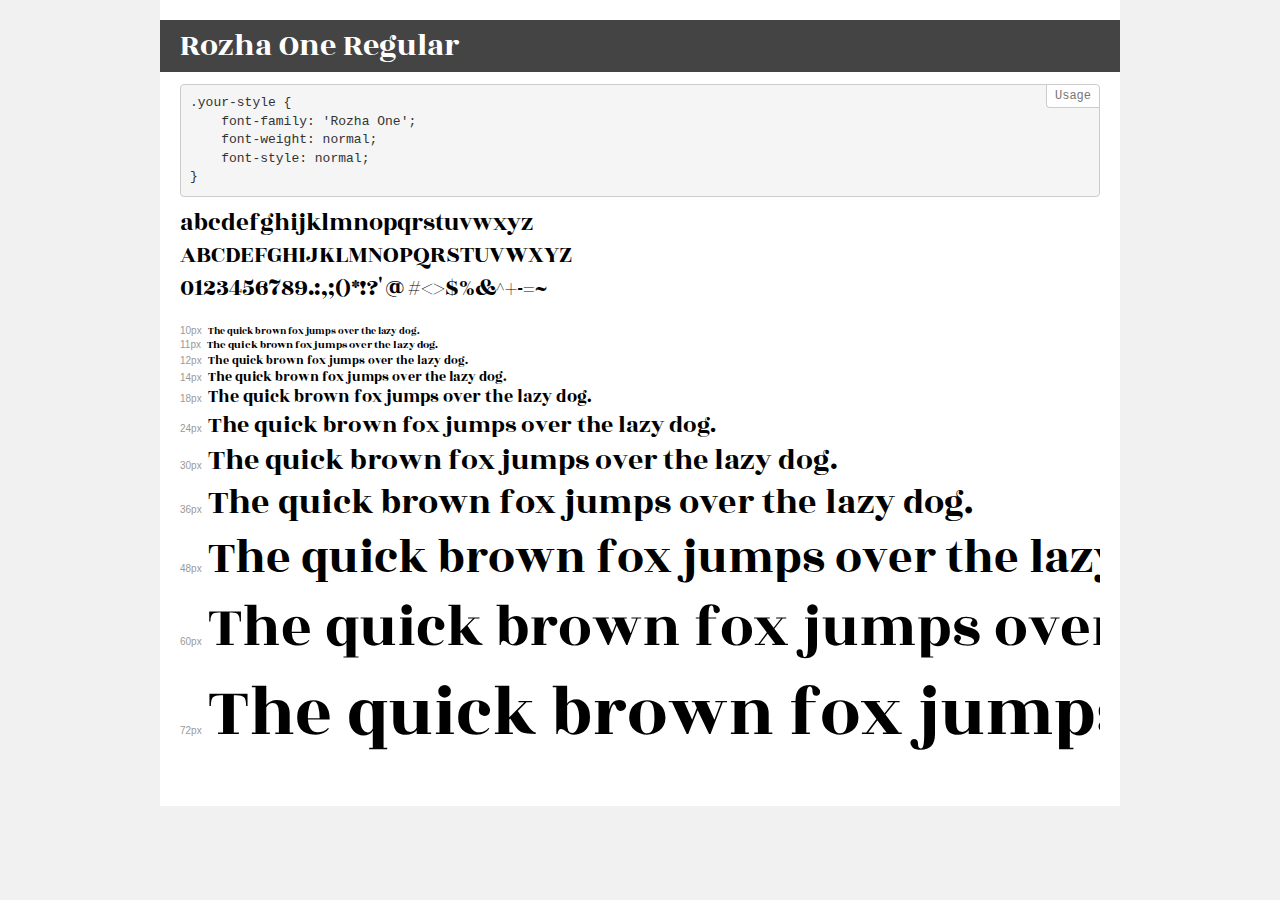
<file: docs/fonts/RozhaOne/demo.html>
<!DOCTYPE html>
<html>
<head>
    <meta charset="utf-8">
    <meta http-equiv="X-UA-Compatible" content="IE=edge">
    <meta name="viewport" content="width=device-width, initial-scale=1">
    <meta name="robots" content="noindex, noarchive">
    <meta name="format-detection" content="telephone=no">
    <title>Transfonter demo</title>
    <link href="stylesheet.css" rel="stylesheet">
    <style>
        /*
        http://meyerweb.com/eric/tools/css/reset/
        v2.0 | 20110126
        License: none (public domain)
        */
        html, body, div, span, applet, object, iframe,
        h1, h2, h3, h4, h5, h6, p, blockquote, pre,
        a, abbr, acronym, address, big, cite, code,
        del, dfn, em, img, ins, kbd, q, s, samp,
        small, strike, strong, sub, sup, tt, var,
        b, u, i, center,
        dl, dt, dd, ol, ul, li,
        fieldset, form, label, legend,
        table, caption, tbody, tfoot, thead, tr, th, td,
        article, aside, canvas, details, embed,
        figure, figcaption, footer, header, hgroup,
        menu, nav, output, ruby, section, summary,
        time, mark, audio, video {
            margin: 0;
            padding: 0;
            border: 0;
            font-size: 100%;
            font: inherit;
            vertical-align: baseline;
        }
        /* HTML5 display-role reset for older browsers */
        article, aside, details, figcaption, figure,
        footer, header, hgroup, menu, nav, section {
            display: block;
        }
        body {
            line-height: 1;
        }
        ol, ul {
            list-style: none;
        }
        blockquote, q {
            quotes: none;
        }
        blockquote:before, blockquote:after,
        q:before, q:after {
            content: '';
            content: none;
        }
        table {
            border-collapse: collapse;
            border-spacing: 0;
        }
        /* common styles */
        body {
            background: #f1f1f1;
            color: #000;
        }
        .page {
            background: #fff;
            width: 920px;
            margin: 0 auto;
            padding: 20px 20px 0 20px;
            overflow: hidden;
        }
        .font-container {
            overflow-x: auto;
            overflow-y: hidden;
            margin-bottom: 40px;
            line-height: 1.3;
            white-space: nowrap;
            padding-bottom: 5px;
        }
        h1 {
            position: relative;
            background: #444;
            font-size: 32px;
            color: #fff;
            padding: 10px 20px;
            margin: 0 -20px 12px -20px;
        }
        .letters {
            font-size: 25px;
            margin-bottom: 20px;
        }
        .s10:before {
            content: '10px';
        }
        .s11:before {
            content: '11px';
        }
        .s12:before {
            content: '12px';
        }
        .s14:before {
            content: '14px';
        }
        .s18:before {
            content: '18px';
        }
        .s24:before {
            content: '24px';
        }
        .s30:before {
            content: '30px';
        }
        .s36:before {
            content: '36px';
        }
        .s48:before {
            content: '48px';
        }
        .s60:before {
            content: '60px';
        }
        .s72:before {
            content: '72px';
        }
        .s10:before, .s11:before, .s12:before, .s14:before,
        .s18:before, .s24:before, .s30:before, .s36:before,
        .s48:before, .s60:before, .s72:before {
            font-family: Arial, sans-serif;
            font-size: 10px;
            font-weight: normal;
            font-style: normal;
            color: #999;
            padding-right: 6px;
        }
        pre {
            display: block;
            position: relative;
            padding: 9px;
            margin: 0 0 10px;
            font-family: Monaco, Menlo, Consolas, "Courier New", monospace !important;
            font-size: 13px;
            line-height: 1.428571429;
            color: #333;
            font-weight: normal !important;
            font-style: normal !important;
            background-color: #f5f5f5;
            border: 1px solid #ccc;
            overflow-x: auto;
            border-radius: 4px;
        }
        pre:after {
            display: block;
            position: absolute;
            right: 0;
            top: 0;
            content: 'Usage';
            line-height: 1;
            padding: 5px 8px;
            font-size: 12px;
            color: #767676;
            background-color: #fff;
            border: 1px solid #ccc;
            border-right: none;
            border-top: none;
            border-radius: 0 4px 0 4px;
            z-index: 10;
        }
        /* responsive */
        @media (max-width: 959px) {
            .page {
                width: auto;
                margin: 0;
            }
        }
    </style>
</head>
<body>
<div class="page">
    <div class="demo" style="font-family: 'Rozha One'; font-weight: normal; font-style: normal;">
        <h1>Rozha One Regular</h1>
        <pre>.your-style {
    font-family: 'Rozha One';
    font-weight: normal;
    font-style: normal;
}</pre>
        <div class="font-container">
            <p class="letters">
                abcdefghijklmnopqrstuvwxyz<br>
ABCDEFGHIJKLMNOPQRSTUVWXYZ<br>
                0123456789.:,;()*!?'@#<>$%&^+-=~
            </p>
            <p class="s10" style="font-size: 10px;">The quick brown fox jumps over the lazy dog.</p>
            <p class="s11" style="font-size: 11px;">The quick brown fox jumps over the lazy dog.</p>
            <p class="s12" style="font-size: 12px;">The quick brown fox jumps over the lazy dog.</p>
            <p class="s14" style="font-size: 14px;">The quick brown fox jumps over the lazy dog.</p>
            <p class="s18" style="font-size: 18px;">The quick brown fox jumps over the lazy dog.</p>
            <p class="s24" style="font-size: 24px;">The quick brown fox jumps over the lazy dog.</p>
            <p class="s30" style="font-size: 30px;">The quick brown fox jumps over the lazy dog.</p>
            <p class="s36" style="font-size: 36px;">The quick brown fox jumps over the lazy dog.</p>
            <p class="s48" style="font-size: 48px;">The quick brown fox jumps over the lazy dog.</p>
            <p class="s60" style="font-size: 60px;">The quick brown fox jumps over the lazy dog.</p>
            <p class="s72" style="font-size: 72px;">The quick brown fox jumps over the lazy dog.</p>
        </div>
    </div>
</div>
</body>
</html>
</file>
<file: docs/css/main.css>
body {
    font-family: 'Proxima Nova Cn Rg';
    font-size: 18px;
    line-height: 20px;
    }

h1, h2, h3 {
    font-family: 'Rozha One';
}

span {
    
    font-family: 'Rozha One';
    color: navy;
}
a {
    color: #6495ED;
}

a:hover {
    color: #FF7F50;
}

a:focus {
    color: #FF7F50;
}

a:active {
    color: #DC143C;
}

ul.navigation {
    list-style-type: none;
    font-family: 'Rozha One';
    font-style: normal;
    line-height: 1.7;
}

img {
    border-radius: 10px;
    box-shadow: 0px 1px 5px #2F4F4F;
}

.photo_block img{
    width: 300px;
    height: 180px;
    margin-right: 20px;
    margin-bottom: 20px;
    box-shadow: 0px 1px 5px #AFEEEE;
    
}
</file>
<file: docs/fonts/RozhaOne/stylesheet.css>
@font-face {
    font-family: 'Rozha One';
    src: url('RozhaOne-Regular.eot');
    src: local('Rozha One Regular'), local('RozhaOne-Regular'),
        url('RozhaOne-Regular.eot?#iefix') format('embedded-opentype'),
        url('RozhaOne-Regular.woff2') format('woff2'),
        url('RozhaOne-Regular.woff') format('woff'),
        url('RozhaOne-Regular.ttf') format('truetype');
    font-weight: normal;
    font-style: normal;
}
</file>
<file: docs/fonts/ProximaNova/stylesheet.css>
/* This stylesheet generated by Transfonter (https://transfonter.org) on June 21, 2017 9:51 AM */

@font-face {
	font-family: 'Proxima Nova Cn Lt';
	src: url('ProximaNovaCond-LightIt.eot');
	src: local('Proxima Nova Condensed Light Italic'), local('ProximaNovaCond-LightIt'),
		url('ProximaNovaCond-LightIt.eot?#iefix') format('embedded-opentype'),
		url('ProximaNovaCond-LightIt.woff') format('woff'),
		url('ProximaNovaCond-LightIt.ttf') format('truetype');
	font-weight: 300;
	font-style: italic;
}

@font-face {
	font-family: 'Proxima Nova Lt';
	src: url('ProximaNova-LightIt.eot');
	src: local('Proxima Nova Light Italic'), local('ProximaNova-LightIt'),
		url('ProximaNova-LightIt.eot?#iefix') format('embedded-opentype'),
		url('ProximaNova-LightIt.woff') format('woff'),
		url('ProximaNova-LightIt.ttf') format('truetype');
	font-weight: 300;
	font-style: italic;
}

@font-face {
	font-family: 'Proxima Nova Cn Rg';
	src: url('ProximaNovaCond-Regular.eot');
	src: local('Proxima Nova Condensed Regular'), local('ProximaNovaCond-Regular'),
		url('ProximaNovaCond-Regular.eot?#iefix') format('embedded-opentype'),
		url('ProximaNovaCond-Regular.woff') format('woff'),
		url('ProximaNovaCond-Regular.ttf') format('truetype');
	font-weight: normal;
	font-style: normal;
}

@font-face {
	font-family: 'Proxima Nova Th';
	src: url('ProximaNova-Extrabld.eot');
	src: local('Proxima Nova Extrabold'), local('ProximaNova-Extrabld'),
		url('ProximaNova-Extrabld.eot?#iefix') format('embedded-opentype'),
		url('ProximaNova-Extrabld.woff') format('woff'),
		url('ProximaNova-Extrabld.ttf') format('truetype');
	font-weight: 800;
	font-style: normal;
}

@font-face {
	font-family: 'Proxima Nova Cn Bl';
	src: url('ProximaNovaCond-Black.eot');
	src: local('Proxima Nova Condensed Black'), local('ProximaNovaCond-Black'),
		url('ProximaNovaCond-Black.eot?#iefix') format('embedded-opentype'),
		url('ProximaNovaCond-Black.woff') format('woff'),
		url('ProximaNovaCond-Black.ttf') format('truetype');
	font-weight: 900;
	font-style: normal;
}

@font-face {
	font-family: 'Proxima Nova Cn Th';
	src: url('ProximaNovaCond-ExtrabldIt.eot');
	src: local('Proxima Nova Condensed Extrabold Italic'), local('ProximaNovaCond-ExtrabldIt'),
		url('ProximaNovaCond-ExtrabldIt.eot?#iefix') format('embedded-opentype'),
		url('ProximaNovaCond-ExtrabldIt.woff') format('woff'),
		url('ProximaNovaCond-ExtrabldIt.ttf') format('truetype');
	font-weight: 800;
	font-style: italic;
}

@font-face {
	font-family: 'Proxima Nova Rg';
	src: url('ProximaNova-Regular.eot');
	src: local('Proxima Nova Regular'), local('ProximaNova-Regular'),
		url('ProximaNova-Regular.eot?#iefix') format('embedded-opentype'),
		url('ProximaNova-Regular.woff') format('woff'),
		url('ProximaNova-Regular.ttf') format('truetype');
	font-weight: normal;
	font-style: normal;
}

@font-face {
	font-family: 'Proxima Nova Lt';
	src: url('ProximaNova-Semibold.eot');
	src: local('Proxima Nova Semibold'), local('ProximaNova-Semibold'),
		url('ProximaNova-Semibold.eot?#iefix') format('embedded-opentype'),
		url('ProximaNova-Semibold.woff') format('woff'),
		url('ProximaNova-Semibold.ttf') format('truetype');
	font-weight: 600;
	font-style: normal;
}

@font-face {
	font-family: 'Proxima Nova ExCn Th';
	src: url('ProximaNovaExCn-Thin.eot');
	src: local('Proxima Nova Extra Condensed Thin'), local('ProximaNovaExCn-Thin'),
		url('ProximaNovaExCn-Thin.eot?#iefix') format('embedded-opentype'),
		url('ProximaNovaExCn-Thin.woff') format('woff'),
		url('ProximaNovaExCn-Thin.ttf') format('truetype');
	font-weight: 100;
	font-style: normal;
}

@font-face {
	font-family: 'Proxima Nova Cn Lt';
	src: url('ProximaNovaCond-Semibold.eot');
	src: local('Proxima Nova Condensed Semibold'), local('ProximaNovaCond-Semibold'),
		url('ProximaNovaCond-Semibold.eot?#iefix') format('embedded-opentype'),
		url('ProximaNovaCond-Semibold.woff') format('woff'),
		url('ProximaNovaCond-Semibold.ttf') format('truetype');
	font-weight: 600;
	font-style: normal;
}

@font-face {
	font-family: 'Proxima Nova ExCn Lt';
	src: url('ProximaNovaExCn-SemiboldIt.eot');
	src: local('Proxima Nova Extra Condensed Semibold Italic'), local('ProximaNovaExCn-SemiboldIt'),
		url('ProximaNovaExCn-SemiboldIt.eot?#iefix') format('embedded-opentype'),
		url('ProximaNovaExCn-SemiboldIt.woff') format('woff'),
		url('ProximaNovaExCn-SemiboldIt.ttf') format('truetype');
	font-weight: 600;
	font-style: italic;
}

@font-face {
	font-family: 'Proxima Nova ExCn Lt';
	src: url('ProximaNovaExCn-Semibold.eot');
	src: local('Proxima Nova Extra Condensed Semibold'), local('ProximaNovaExCn-Semibold'),
		url('ProximaNovaExCn-Semibold.eot?#iefix') format('embedded-opentype'),
		url('ProximaNovaExCn-Semibold.woff') format('woff'),
		url('ProximaNovaExCn-Semibold.ttf') format('truetype');
	font-weight: 600;
	font-style: normal;
}

@font-face {
	font-family: 'Proxima Nova Th';
	src: url('ProximaNova-ThinIt.eot');
	src: local('Proxima Nova Thin Italic'), local('ProximaNova-ThinIt'),
		url('ProximaNova-ThinIt.eot?#iefix') format('embedded-opentype'),
		url('ProximaNova-ThinIt.woff') format('woff'),
		url('ProximaNova-ThinIt.ttf') format('truetype');
	font-weight: 100;
	font-style: italic;
}

@font-face {
	font-family: 'Proxima Nova Cn Th';
	src: url('ProximaNovaCond-Thin.eot');
	src: local('Proxima Nova Condensed Thin'), local('ProximaNovaCond-Thin'),
		url('ProximaNovaCond-Thin.eot?#iefix') format('embedded-opentype'),
		url('ProximaNovaCond-Thin.woff') format('woff'),
		url('ProximaNovaCond-Thin.ttf') format('truetype');
	font-weight: 100;
	font-style: normal;
}

@font-face {
	font-family: 'Proxima Nova Cn Rg';
	src: url('ProximaNovaCond-RegularIt.eot');
	src: local('Proxima Nova Condensed Regular Italic'), local('ProximaNovaCond-RegularIt'),
		url('ProximaNovaCond-RegularIt.eot?#iefix') format('embedded-opentype'),
		url('ProximaNovaCond-RegularIt.woff') format('woff'),
		url('ProximaNovaCond-RegularIt.ttf') format('truetype');
	font-weight: normal;
	font-style: italic;
}

@font-face {
	font-family: 'Proxima Nova ExCn Th';
	src: url('ProximaNovaExCn-ThinIt.eot');
	src: local('Proxima Nova Extra Condensed Thin Italic'), local('ProximaNovaExCn-ThinIt'),
		url('ProximaNovaExCn-ThinIt.eot?#iefix') format('embedded-opentype'),
		url('ProximaNovaExCn-ThinIt.woff') format('woff'),
		url('ProximaNovaExCn-ThinIt.ttf') format('truetype');
	font-weight: 100;
	font-style: italic;
}

@font-face {
	font-family: 'Proxima Nova Lt';
	src: url('ProximaNova-SemiboldIt.eot');
	src: local('Proxima Nova Semibold Italic'), local('ProximaNova-SemiboldIt'),
		url('ProximaNova-SemiboldIt.eot?#iefix') format('embedded-opentype'),
		url('ProximaNova-SemiboldIt.woff') format('woff'),
		url('ProximaNova-SemiboldIt.ttf') format('truetype');
	font-weight: 600;
	font-style: italic;
}

@font-face {
	font-family: 'Proxima Nova Rg';
	src: url('ProximaNova-RegularIt.eot');
	src: local('Proxima Nova Regular Italic'), local('ProximaNova-RegularIt'),
		url('ProximaNova-RegularIt.eot?#iefix') format('embedded-opentype'),
		url('ProximaNova-RegularIt.woff') format('woff'),
		url('ProximaNova-RegularIt.ttf') format('truetype');
	font-weight: normal;
	font-style: italic;
}

@font-face {
	font-family: 'Proxima Nova Cn Th';
	src: url('ProximaNovaCond-Extrabld.eot');
	src: local('Proxima Nova Condensed Extrabold'), local('ProximaNovaCond-Extrabld'),
		url('ProximaNovaCond-Extrabld.eot?#iefix') format('embedded-opentype'),
		url('ProximaNovaCond-Extrabld.woff') format('woff'),
		url('ProximaNovaCond-Extrabld.ttf') format('truetype');
	font-weight: 800;
	font-style: normal;
}

@font-face {
	font-family: 'Proxima Nova ExCn Th';
	src: url('ProximaNovaExCn-ExtrabldIt.eot');
	src: local('Proxima Nova Extra Condensed Extrabold Italic'), local('ProximaNovaExCn-ExtrabldIt'),
		url('ProximaNovaExCn-ExtrabldIt.eot?#iefix') format('embedded-opentype'),
		url('ProximaNovaExCn-ExtrabldIt.woff') format('woff'),
		url('ProximaNovaExCn-ExtrabldIt.ttf') format('truetype');
	font-weight: 800;
	font-style: italic;
}

@font-face {
	font-family: 'Proxima Nova ExCn Bl';
	src: url('ProximaNovaExCn-BlackIt.eot');
	src: local('Proxima Nova Extra Condensed Black Italic'), local('ProximaNovaExCn-BlackIt'),
		url('ProximaNovaExCn-BlackIt.eot?#iefix') format('embedded-opentype'),
		url('ProximaNovaExCn-BlackIt.woff') format('woff'),
		url('ProximaNovaExCn-BlackIt.ttf') format('truetype');
	font-weight: 900;
	font-style: italic;
}

@font-face {
	font-family: 'Proxima Nova ExCn Lt';
	src: url('ProximaNovaExCn-LightIt.eot');
	src: local('Proxima Nova Extra Condensed Light Italic'), local('ProximaNovaExCn-LightIt'),
		url('ProximaNovaExCn-LightIt.eot?#iefix') format('embedded-opentype'),
		url('ProximaNovaExCn-LightIt.woff') format('woff'),
		url('ProximaNovaExCn-LightIt.ttf') format('truetype');
	font-weight: 300;
	font-style: italic;
}

@font-face {
	font-family: 'Proxima Nova Cn Th';
	src: url('ProximaNovaCond-ThinIt.eot');
	src: local('Proxima Nova Condensed Thin Italic'), local('ProximaNovaCond-ThinIt'),
		url('ProximaNovaCond-ThinIt.eot?#iefix') format('embedded-opentype'),
		url('ProximaNovaCond-ThinIt.woff') format('woff'),
		url('ProximaNovaCond-ThinIt.ttf') format('truetype');
	font-weight: 100;
	font-style: italic;
}

@font-face {
	font-family: 'Proxima Nova ExCn Lt';
	src: url('ProximaNovaExCn-Light.eot');
	src: local('Proxima Nova Extra Condensed Light'), local('ProximaNovaExCn-Light'),
		url('ProximaNovaExCn-Light.eot?#iefix') format('embedded-opentype'),
		url('ProximaNovaExCn-Light.woff') format('woff'),
		url('ProximaNovaExCn-Light.ttf') format('truetype');
	font-weight: 300;
	font-style: normal;
}

@font-face {
	font-family: 'Proxima Nova Cn Rg';
	src: url('ProximaNovaCond-BoldIt.eot');
	src: local('Proxima Nova Condensed Bold Italic'), local('ProximaNovaCond-BoldIt'),
		url('ProximaNovaCond-BoldIt.eot?#iefix') format('embedded-opentype'),
		url('ProximaNovaCond-BoldIt.woff') format('woff'),
		url('ProximaNovaCond-BoldIt.ttf') format('truetype');
	font-weight: bold;
	font-style: italic;
}

@font-face {
	font-family: 'Proxima Nova ExCn Th';
	src: url('ProximaNovaExCn-Extrabld.eot');
	src: local('Proxima Nova Extra Condensed Extrabold'), local('ProximaNovaExCn-Extrabld'),
		url('ProximaNovaExCn-Extrabld.eot?#iefix') format('embedded-opentype'),
		url('ProximaNovaExCn-Extrabld.woff') format('woff'),
		url('ProximaNovaExCn-Extrabld.ttf') format('truetype');
	font-weight: 800;
	font-style: normal;
}

@font-face {
	font-family: 'Proxima Nova ExCn Rg';
	src: url('ProximaNovaExCn-BoldIt.eot');
	src: local('Proxima Nova Extra Condensed Bold Italic'), local('ProximaNovaExCn-BoldIt'),
		url('ProximaNovaExCn-BoldIt.eot?#iefix') format('embedded-opentype'),
		url('ProximaNovaExCn-BoldIt.woff') format('woff'),
		url('ProximaNovaExCn-BoldIt.ttf') format('truetype');
	font-weight: bold;
	font-style: italic;
}

@font-face {
	font-family: 'Proxima Nova Bl';
	src: url('ProximaNova-Black.eot');
	src: local('Proxima Nova Black'), local('ProximaNova-Black'),
		url('ProximaNova-Black.eot?#iefix') format('embedded-opentype'),
		url('ProximaNova-Black.woff') format('woff'),
		url('ProximaNova-Black.ttf') format('truetype');
	font-weight: 900;
	font-style: normal;
}

@font-face {
	font-family: 'Proxima Nova Rg';
	src: url('ProximaNova-Bold.eot');
	src: local('Proxima Nova Bold'), local('ProximaNova-Bold'),
		url('ProximaNova-Bold.eot?#iefix') format('embedded-opentype'),
		url('ProximaNova-Bold.woff') format('woff'),
		url('ProximaNova-Bold.ttf') format('truetype');
	font-weight: bold;
	font-style: normal;
}

@font-face {
	font-family: 'Proxima Nova ExCn Rg';
	src: url('ProximaNovaExCn-Bold.eot');
	src: local('Proxima Nova Extra Condensed Bold'), local('ProximaNovaExCn-Bold'),
		url('ProximaNovaExCn-Bold.eot?#iefix') format('embedded-opentype'),
		url('ProximaNovaExCn-Bold.woff') format('woff'),
		url('ProximaNovaExCn-Bold.ttf') format('truetype');
	font-weight: bold;
	font-style: normal;
}

@font-face {
	font-family: 'Proxima Nova Th';
	src: url('ProximaNovaT-Thin.eot');
	src: local('Proxima Nova Thin'), local('ProximaNovaT-Thin'),
		url('ProximaNovaT-Thin.eot?#iefix') format('embedded-opentype'),
		url('ProximaNovaT-Thin.woff') format('woff'),
		url('ProximaNovaT-Thin.ttf') format('truetype');
	font-weight: 100;
	font-style: normal;
}

@font-face {
	font-family: 'Proxima Nova Rg';
	src: url('ProximaNova-BoldIt.eot');
	src: local('Proxima Nova Bold Italic'), local('ProximaNova-BoldIt'),
		url('ProximaNova-BoldIt.eot?#iefix') format('embedded-opentype'),
		url('ProximaNova-BoldIt.woff') format('woff'),
		url('ProximaNova-BoldIt.ttf') format('truetype');
	font-weight: bold;
	font-style: italic;
}

@font-face {
	font-family: 'Proxima Nova Cn Rg';
	src: url('ProximaNovaCond-Bold.eot');
	src: local('Proxima Nova Condensed Bold'), local('ProximaNovaCond-Bold'),
		url('ProximaNovaCond-Bold.eot?#iefix') format('embedded-opentype'),
		url('ProximaNovaCond-Bold.woff') format('woff'),
		url('ProximaNovaCond-Bold.ttf') format('truetype');
	font-weight: bold;
	font-style: normal;
}

@font-face {
	font-family: 'Proxima Nova ExCn Bl';
	src: url('ProximaNovaExCn-Black.eot');
	src: local('Proxima Nova Extra Condensed Black'), local('ProximaNovaExCn-Black'),
		url('ProximaNovaExCn-Black.eot?#iefix') format('embedded-opentype'),
		url('ProximaNovaExCn-Black.woff') format('woff'),
		url('ProximaNovaExCn-Black.ttf') format('truetype');
	font-weight: 900;
	font-style: normal;
}

@font-face {
	font-family: 'Proxima Nova ExCn Rg';
	src: url('ProximaNovaExCn-RegularIt.eot');
	src: local('Proxima Nova Extra Condensed Regular Italic'), local('ProximaNovaExCn-RegularIt'),
		url('ProximaNovaExCn-RegularIt.eot?#iefix') format('embedded-opentype'),
		url('ProximaNovaExCn-RegularIt.woff') format('woff'),
		url('ProximaNovaExCn-RegularIt.ttf') format('truetype');
	font-weight: normal;
	font-style: italic;
}

@font-face {
	font-family: 'Proxima Nova Cn Lt';
	src: url('ProximaNovaCond-Light.eot');
	src: local('Proxima Nova Condensed Light'), local('ProximaNovaCond-Light'),
		url('ProximaNovaCond-Light.eot?#iefix') format('embedded-opentype'),
		url('ProximaNovaCond-Light.woff') format('woff'),
		url('ProximaNovaCond-Light.ttf') format('truetype');
	font-weight: 300;
	font-style: normal;
}

@font-face {
	font-family: 'Proxima Nova Th';
	src: url('ProximaNova-ExtrabldIt.eot');
	src: local('Proxima Nova Extrabold Italic'), local('ProximaNova-ExtrabldIt'),
		url('ProximaNova-ExtrabldIt.eot?#iefix') format('embedded-opentype'),
		url('ProximaNova-ExtrabldIt.woff') format('woff'),
		url('ProximaNova-ExtrabldIt.ttf') format('truetype');
	font-weight: 800;
	font-style: italic;
}

@font-face {
	font-family: 'Proxima Nova Cn Bl';
	src: url('ProximaNovaCond-BlackIt.eot');
	src: local('Proxima Nova Condensed Black Italic'), local('ProximaNovaCond-BlackIt'),
		url('ProximaNovaCond-BlackIt.eot?#iefix') format('embedded-opentype'),
		url('ProximaNovaCond-BlackIt.woff') format('woff'),
		url('ProximaNovaCond-BlackIt.ttf') format('truetype');
	font-weight: 900;
	font-style: italic;
}

@font-face {
	font-family: 'Proxima Nova ExCn Rg';
	src: url('ProximaNovaExCn-Regular.eot');
	src: local('Proxima Nova Extra Condensed Regular'), local('ProximaNovaExCn-Regular'),
		url('ProximaNovaExCn-Regular.eot?#iefix') format('embedded-opentype'),
		url('ProximaNovaExCn-Regular.woff') format('woff'),
		url('ProximaNovaExCn-Regular.ttf') format('truetype');
	font-weight: normal;
	font-style: normal;
}

@font-face {
	font-family: 'Proxima Nova Lt';
	src: url('ProximaNova-Light.eot');
	src: local('Proxima Nova Light'), local('ProximaNova-Light'),
		url('ProximaNova-Light.eot?#iefix') format('embedded-opentype'),
		url('ProximaNova-Light.woff') format('woff'),
		url('ProximaNova-Light.ttf') format('truetype');
	font-weight: 300;
	font-style: normal;
}

@font-face {
	font-family: 'Proxima Nova Cn Lt';
	src: url('ProximaNovaCond-SemiboldIt.eot');
	src: local('Proxima Nova Condensed Semibold Italic'), local('ProximaNovaCond-SemiboldIt'),
		url('ProximaNovaCond-SemiboldIt.eot?#iefix') format('embedded-opentype'),
		url('ProximaNovaCond-SemiboldIt.woff') format('woff'),
		url('ProximaNovaCond-SemiboldIt.ttf') format('truetype');
	font-weight: 600;
	font-style: italic;
}

@font-face {
	font-family: 'Proxima Nova Bl';
	src: url('ProximaNova-BlackIt.eot');
	src: local('Proxima Nova Black Italic'), local('ProximaNova-BlackIt'),
		url('ProximaNova-BlackIt.eot?#iefix') format('embedded-opentype'),
		url('ProximaNova-BlackIt.woff') format('woff'),
		url('ProximaNova-BlackIt.ttf') format('truetype');
	font-weight: 900;
	font-style: italic;
}
</file>
